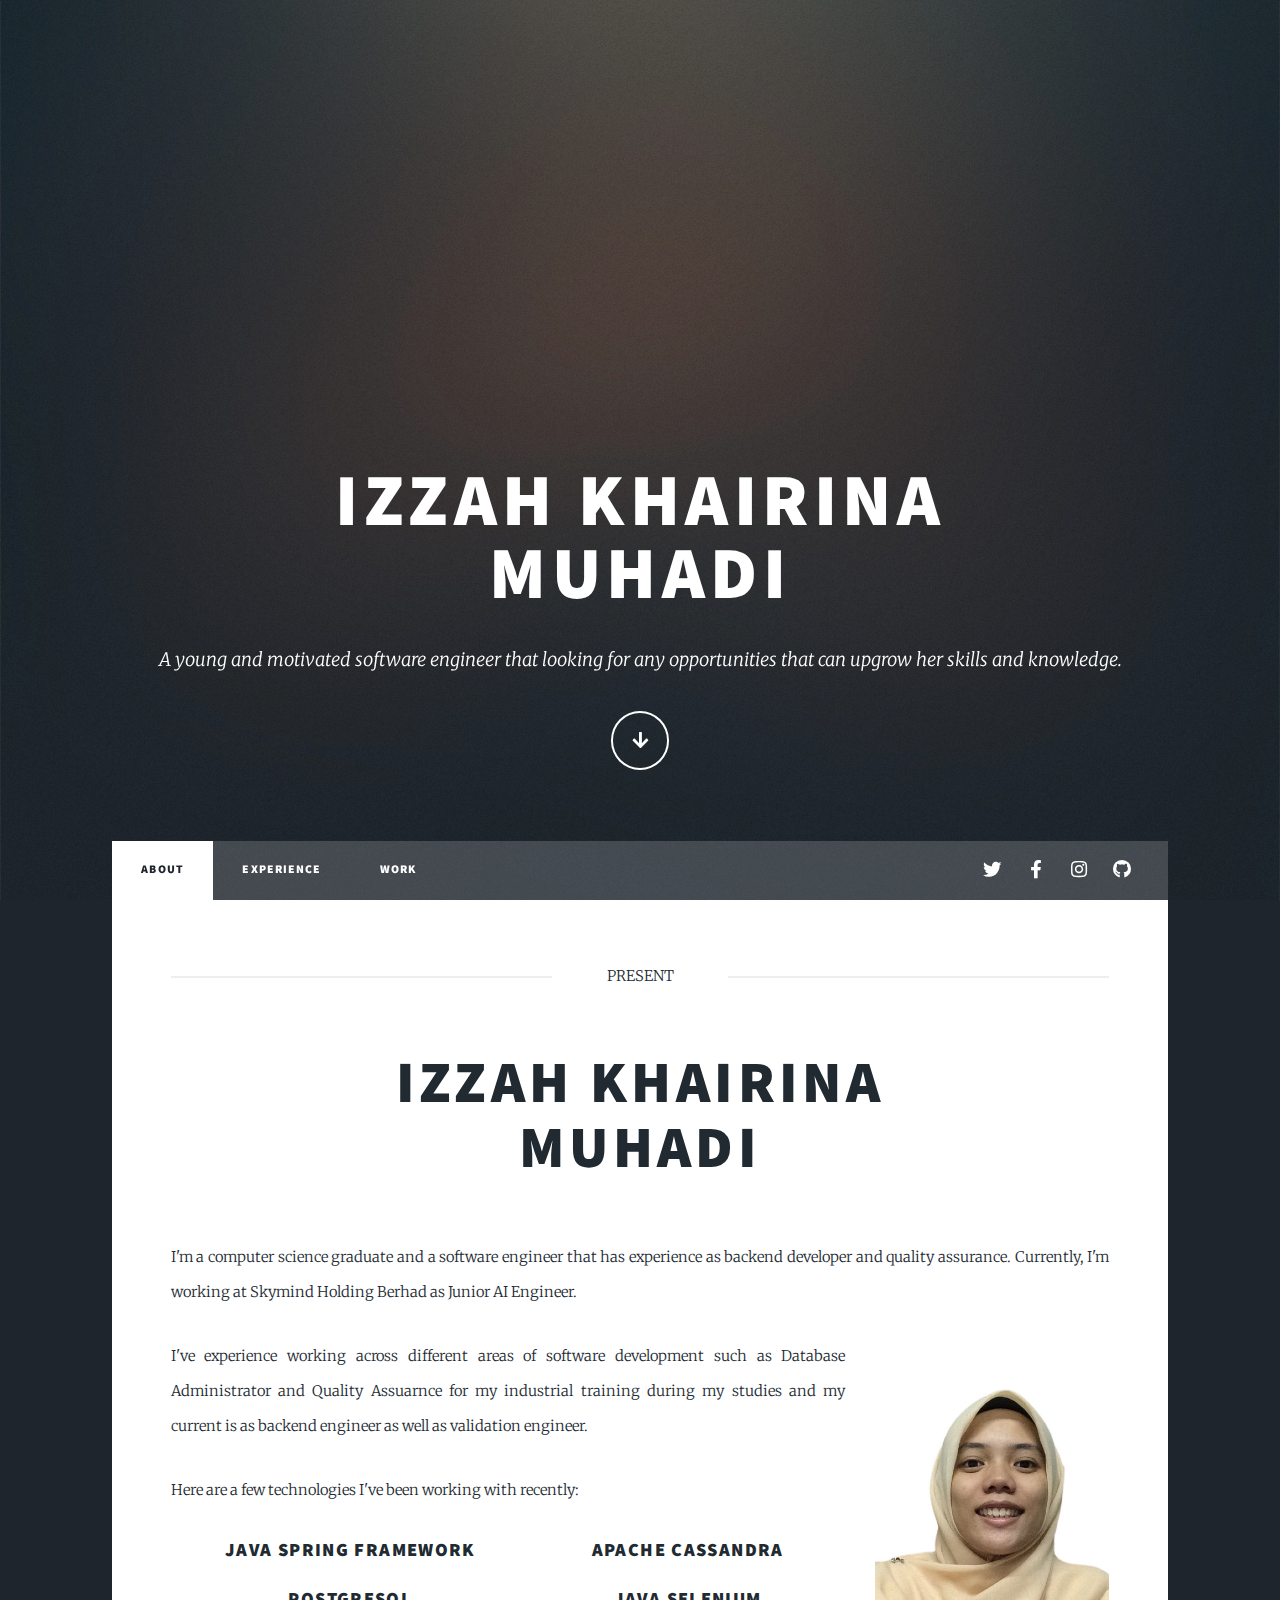
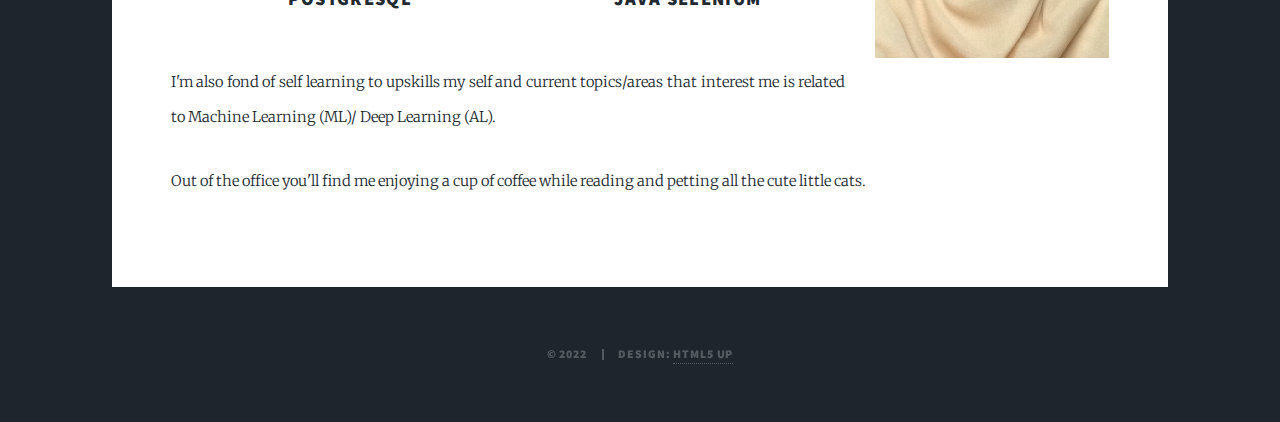
<file: index.html>
<!DOCTYPE HTML>
<!--
	Massively by HTML5 UP
	html5up.net | @ajlkn
	Free for personal and commercial use under the CCA 3.0 license (html5up.net/license)
-->
<html>
	<head>
		<title>Izzah Khairina Muhadi</title>
		<meta charset="utf-8" />
		<meta name="viewport" content="width=device-width, initial-scale=1, user-scalable=no" />
		<link rel="stylesheet" href="assets/css/main.css" />
		<noscript><link rel="stylesheet" href="assets/css/noscript.css" /></noscript>
	</head>
	<body class="is-preload">

		<!-- Wrapper -->
			<div id="wrapper" class="fade-in">

				<!-- Intro -->
					<div id="intro">
						<h1>Izzah Khairina<br />
						Muhadi</h1>
						<p>A young and motivated software engineer that looking for any opportunities that can upgrow her skills and knowledge.</p>
						<ul class="actions">
							<li><a href="#header" class="button icon solid solo fa-arrow-down scrolly">Continue</a></li>
						</ul>
					</div>

				<!-- Header -->
					<header id="header">
						<a href="index.html" class="logo">ABOUT ME</a>
					</header>

				<!-- Nav -->
					<nav id="nav">
						<ul class="links">
							<li class="active"><a href="index.html">ABOUT</a></li>
							<li><a href="src/experience.html">EXPERIENCE</a></li>
							<li><a href="src/work.html">WORK</a></li>
						</ul>
						<ul class="icons">
							<li><a href="#" class="icon brands fa-twitter"><span class="label">Twitter</span></a></li>
							<li><a href="#" class="icon brands fa-facebook-f"><span class="label">Facebook</span></a></li>
							<li><a href="#" class="icon brands fa-instagram"><span class="label">Instagram</span></a></li>
							<li><a href="#" class="icon brands fa-github"><span class="label">GitHub</span></a></li>
						</ul>
					</nav>

				<!-- Main -->
					<div id="main">

						<!-- Featured Post -->
							<article class="post featured">
								<header class="major">
									<span class="date">PRESENT</span>
									<h2><a href="#">Izzah Khairina<br />
									Muhadi</a></h2>
<!-- 									<a href="#" class="image main"><img src="images/profile-pic.jpg" alt="" /></a> -->
									
								</header>
								<p>I'm a computer science graduate and a software engineer that has experience as backend developer and quality assurance. Currently, 
									I'm working at Skymind Holding Berhad as Junior AI Engineer.</p>
								<a href="#" class="image main"><img src="images/profile-pic.jpg" alt="" /></a>
								<p>I've experience working across different areas of software development such as Database Administrator and Quality Assuarnce for my industrial training during my studies and my current is as backend engineer as well as 
									validation engineer. </p>
								<p>Here are a few technologies I've been working with recently:
									<div class="row">
										<div class="col-6 col-12-small">
											<h3>Java Spring Framework</h3>											
											<h3>PostgreSql</h3>
										</div>
										<div class="col-6 col-12-small">
											<h3>Apache Cassandra</h3>					
											<h3>Java Selenium</h3>
										</div>
									</div>
									
								</p>
								<p>I'm also fond of self learning to upskills my self and current topics/areas that interest me is related to Machine Learning (ML)/ Deep Learning (AL).</p>
								<p>Out of the office you'll find me enjoying a cup of coffee while reading and petting all the cute little cats.</p>
								<!-- <ul class="actions special">
									<li><a href="#" class="button large">Full Story</a></li>
								</ul> -->
							</article>

						<!-- Posts -->
							<!-- <section class="posts">
								<article>
									<header>
										<span class="date">April 24, 2017</span>
										<h2><a href="#">Sed magna<br />
										ipsum faucibus</a></h2>
									</header>
									<a href="#" class="image fit"><img src="images/pic02.jpg" alt="" /></a>
									<p>Donec eget ex magna. Interdum et malesuada fames ac ante ipsum primis in faucibus. Pellentesque venenatis dolor imperdiet dolor mattis sagittis magna etiam.</p>
									<ul class="actions special">
										<li><a href="#" class="button">Full Story</a></li>
									</ul>
								</article>
								<article>
									<header>
										<span class="date">April 22, 2017</span>
										<h2><a href="#">Primis eget<br />
										imperdiet lorem</a></h2>
									</header>
									<a href="#" class="image fit"><img src="images/pic03.jpg" alt="" /></a>
									<p>Donec eget ex magna. Interdum et malesuada fames ac ante ipsum primis in faucibus. Pellentesque venenatis dolor imperdiet dolor mattis sagittis magna etiam.</p>
									<ul class="actions special">
										<li><a href="#" class="button">Full Story</a></li>
									</ul>
								</article>
								<article>
									<header>
										<span class="date">April 18, 2017</span>
										<h2><a href="#">Ante mattis<br />
										interdum dolor</a></h2>
									</header>
									<a href="#" class="image fit"><img src="images/pic04.jpg" alt="" /></a>
									<p>Donec eget ex magna. Interdum et malesuada fames ac ante ipsum primis in faucibus. Pellentesque venenatis dolor imperdiet dolor mattis sagittis magna etiam.</p>
									<ul class="actions special">
										<li><a href="#" class="button">Full Story</a></li>
									</ul>
								</article>
								<article>
									<header>
										<span class="date">April 14, 2017</span>
										<h2><a href="#">Tempus sed<br />
										nulla imperdiet</a></h2>
									</header>
									<a href="#" class="image fit"><img src="images/pic05.jpg" alt="" /></a>
									<p>Donec eget ex magna. Interdum et malesuada fames ac ante ipsum primis in faucibus. Pellentesque venenatis dolor imperdiet dolor mattis sagittis magna etiam.</p>
									<ul class="actions special">
										<li><a href="#" class="button">Full Story</a></li>
									</ul>
								</article>
								<article>
									<header>
										<span class="date">April 11, 2017</span>
										<h2><a href="#">Odio magna<br />
										sed consectetur</a></h2>
									</header>
									<a href="#" class="image fit"><img src="images/pic06.jpg" alt="" /></a>
									<p>Donec eget ex magna. Interdum et malesuada fames ac ante ipsum primis in faucibus. Pellentesque venenatis dolor imperdiet dolor mattis sagittis magna etiam.</p>
									<ul class="actions special">
										<li><a href="#" class="button">Full Story</a></li>
									</ul>
								</article>
								<article>
									<header>
										<span class="date">April 7, 2017</span>
										<h2><a href="#">Augue lorem<br />
										primis vestibulum</a></h2>
									</header>
									<a href="#" class="image fit"><img src="images/pic07.jpg" alt="" /></a>
									<p>Donec eget ex magna. Interdum et malesuada fames ac ante ipsum primis in faucibus. Pellentesque venenatis dolor imperdiet dolor mattis sagittis magna etiam.</p>
									<ul class="actions special">
										<li><a href="#" class="button">Full Story</a></li>
									</ul>
								</article>
							</section> -->

							

					</div>

				<!-- Footer -->
					<!-- <footer id="footer">
						<section>
							<form method="post" action="#">
								<div class="fields">
									<div class="field">
										<label for="name">Name</label>
										<input type="text" name="name" id="name" />
									</div>
									<div class="field">
										<label for="email">Email</label>
										<input type="text" name="email" id="email" />
									</div>
									<div class="field">
										<label for="message">Message</label>
										<textarea name="message" id="message" rows="3"></textarea>
									</div>
								</div>
								<ul class="actions">
									<li><input type="submit" value="Send Message" /></li>
								</ul>
							</form>
						</section>
						<section class="split contact">
							<section class="alt">
								<h3>Address</h3>
								<p>1234 Somewhere Road #87257<br />
								Nashville, TN 00000-0000</p>
							</section>
							<section>
								<h3>Phone</h3>
								<p><a href="#">(000) 000-0000</a></p>
							</section>
							<section>
								<h3>Email</h3>
								<p><a href="#">info@untitled.tld</a></p>
							</section>
							<section>
								<h3>Social</h3>
								<ul class="icons alt">
									<li><a href="#" class="icon brands alt fa-twitter"><span class="label">Twitter</span></a></li>
									<li><a href="#" class="icon brands alt fa-facebook-f"><span class="label">Facebook</span></a></li>
									<li><a href="#" class="icon brands alt fa-instagram"><span class="label">Instagram</span></a></li>
									<li><a href="#" class="icon brands alt fa-github"><span class="label">GitHub</span></a></li>
								</ul>
							</section>
						</section>
					</footer> -->

				<!-- Copyright -->
					<div id="copyright">
						<ul><li>&copy; 2022</li><li>Design: <a href="https://html5up.net">HTML5 UP</a></li></ul>
					</div>

			</div>

		<!-- Scripts -->
			<script src="assets/js/jquery.min.js"></script>
			<script src="assets/js/jquery.scrollex.min.js"></script>
			<script src="assets/js/jquery.scrolly.min.js"></script>
			<script src="assets/js/browser.min.js"></script>
			<script src="assets/js/breakpoints.min.js"></script>
			<script src="assets/js/util.js"></script>
			<script src="assets/js/main.js"></script>

	</body>
</html>
</file>
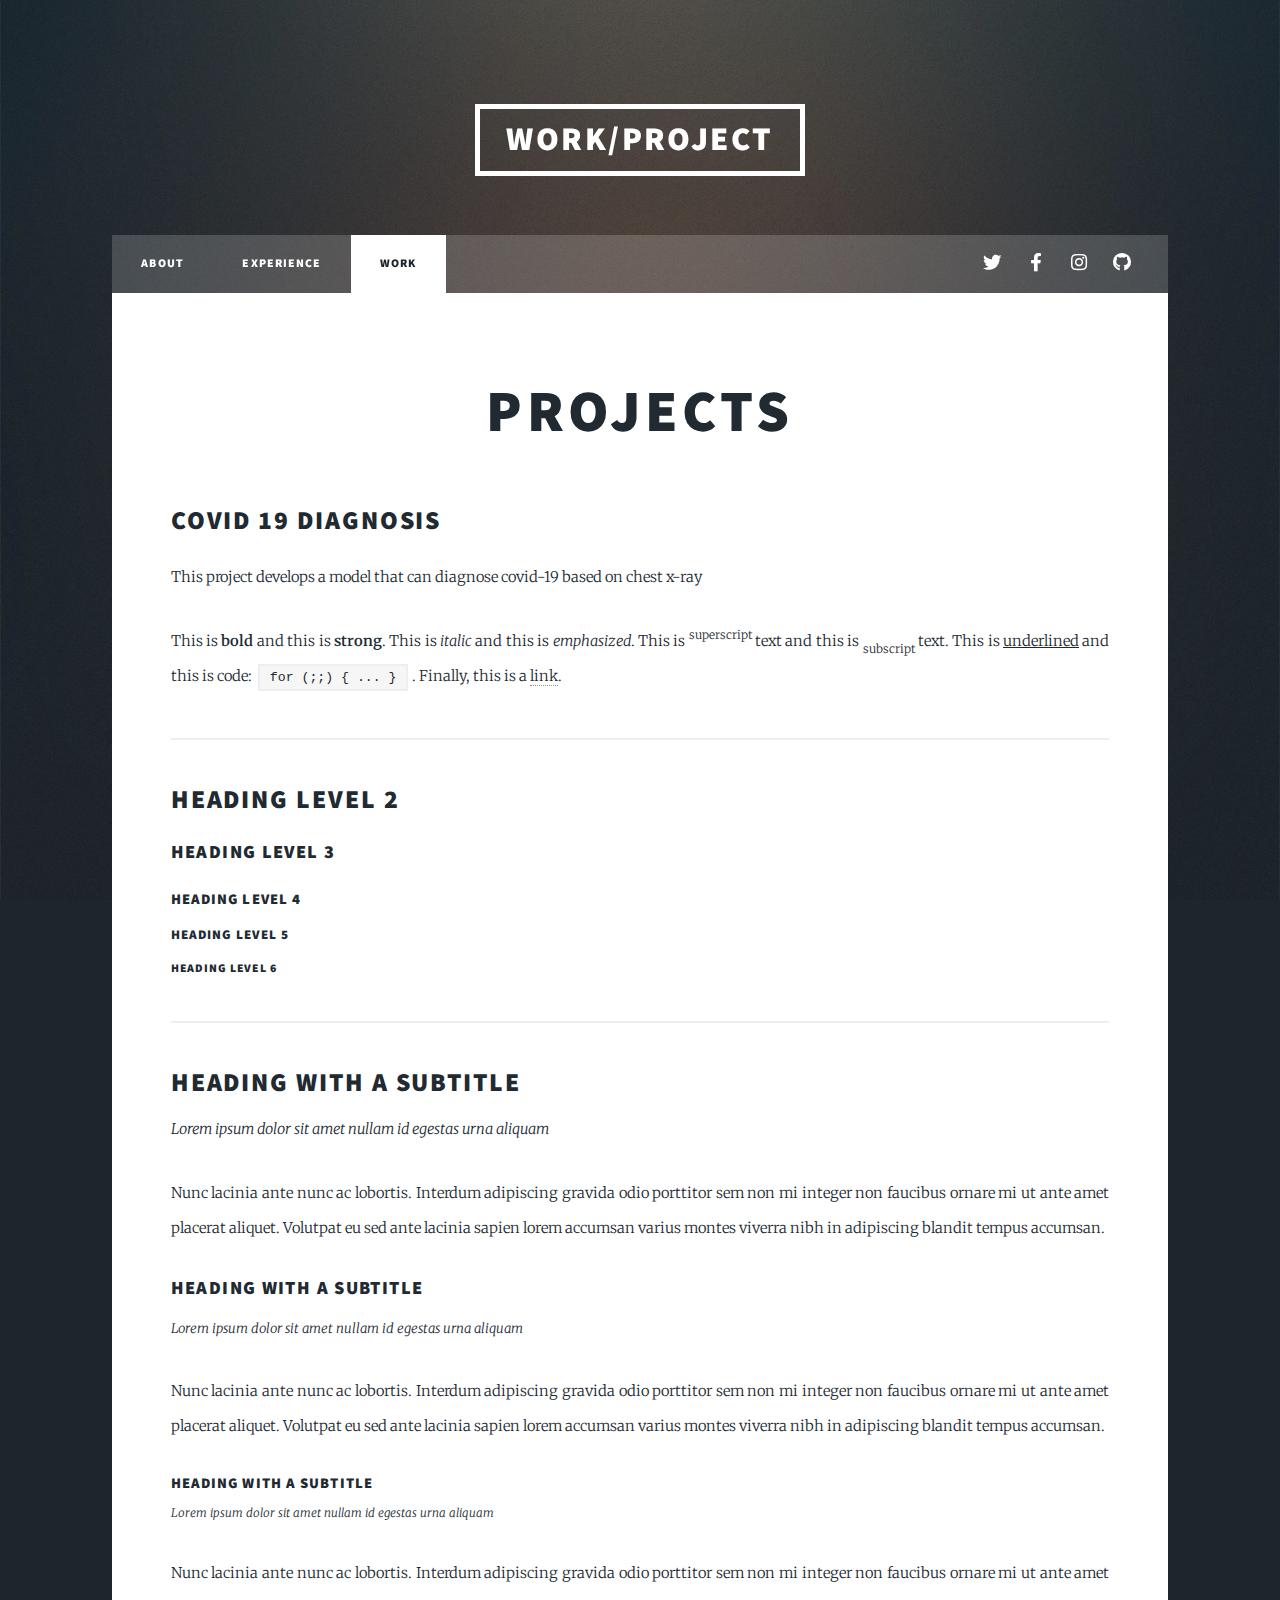
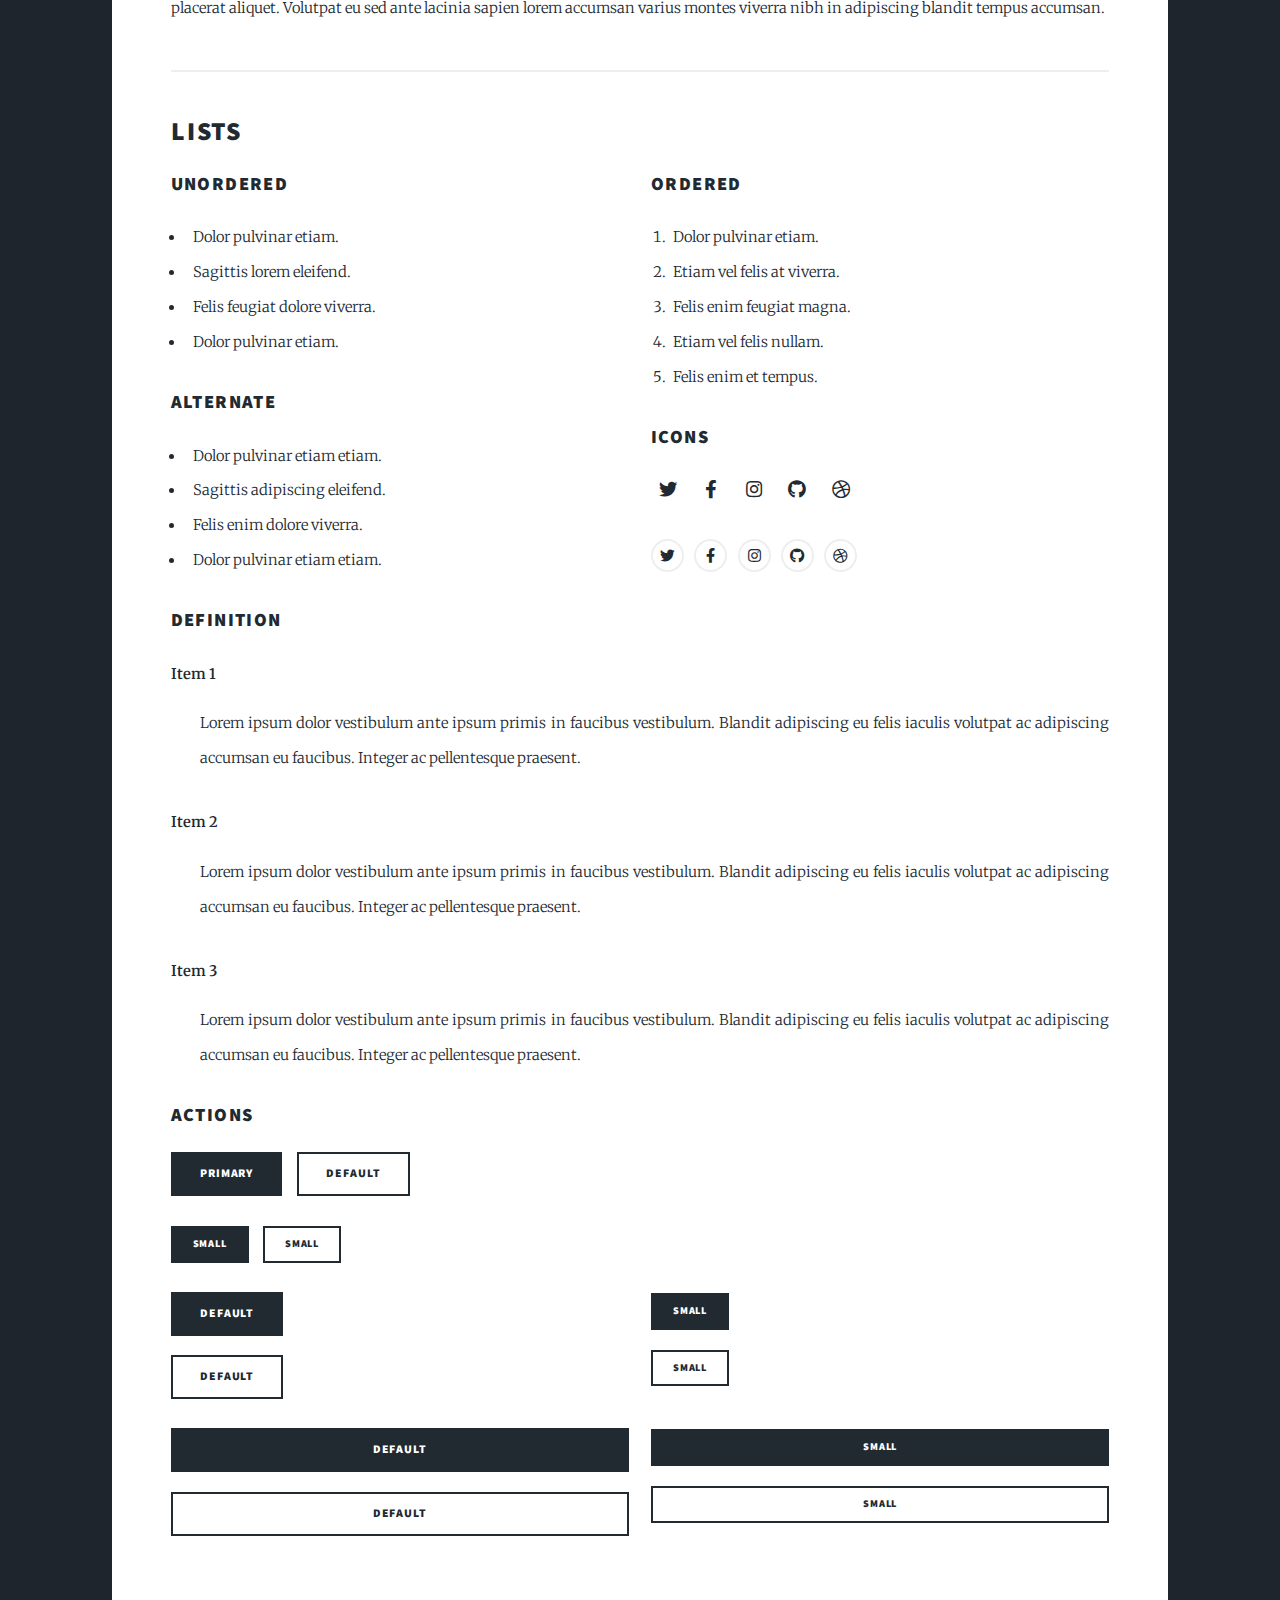
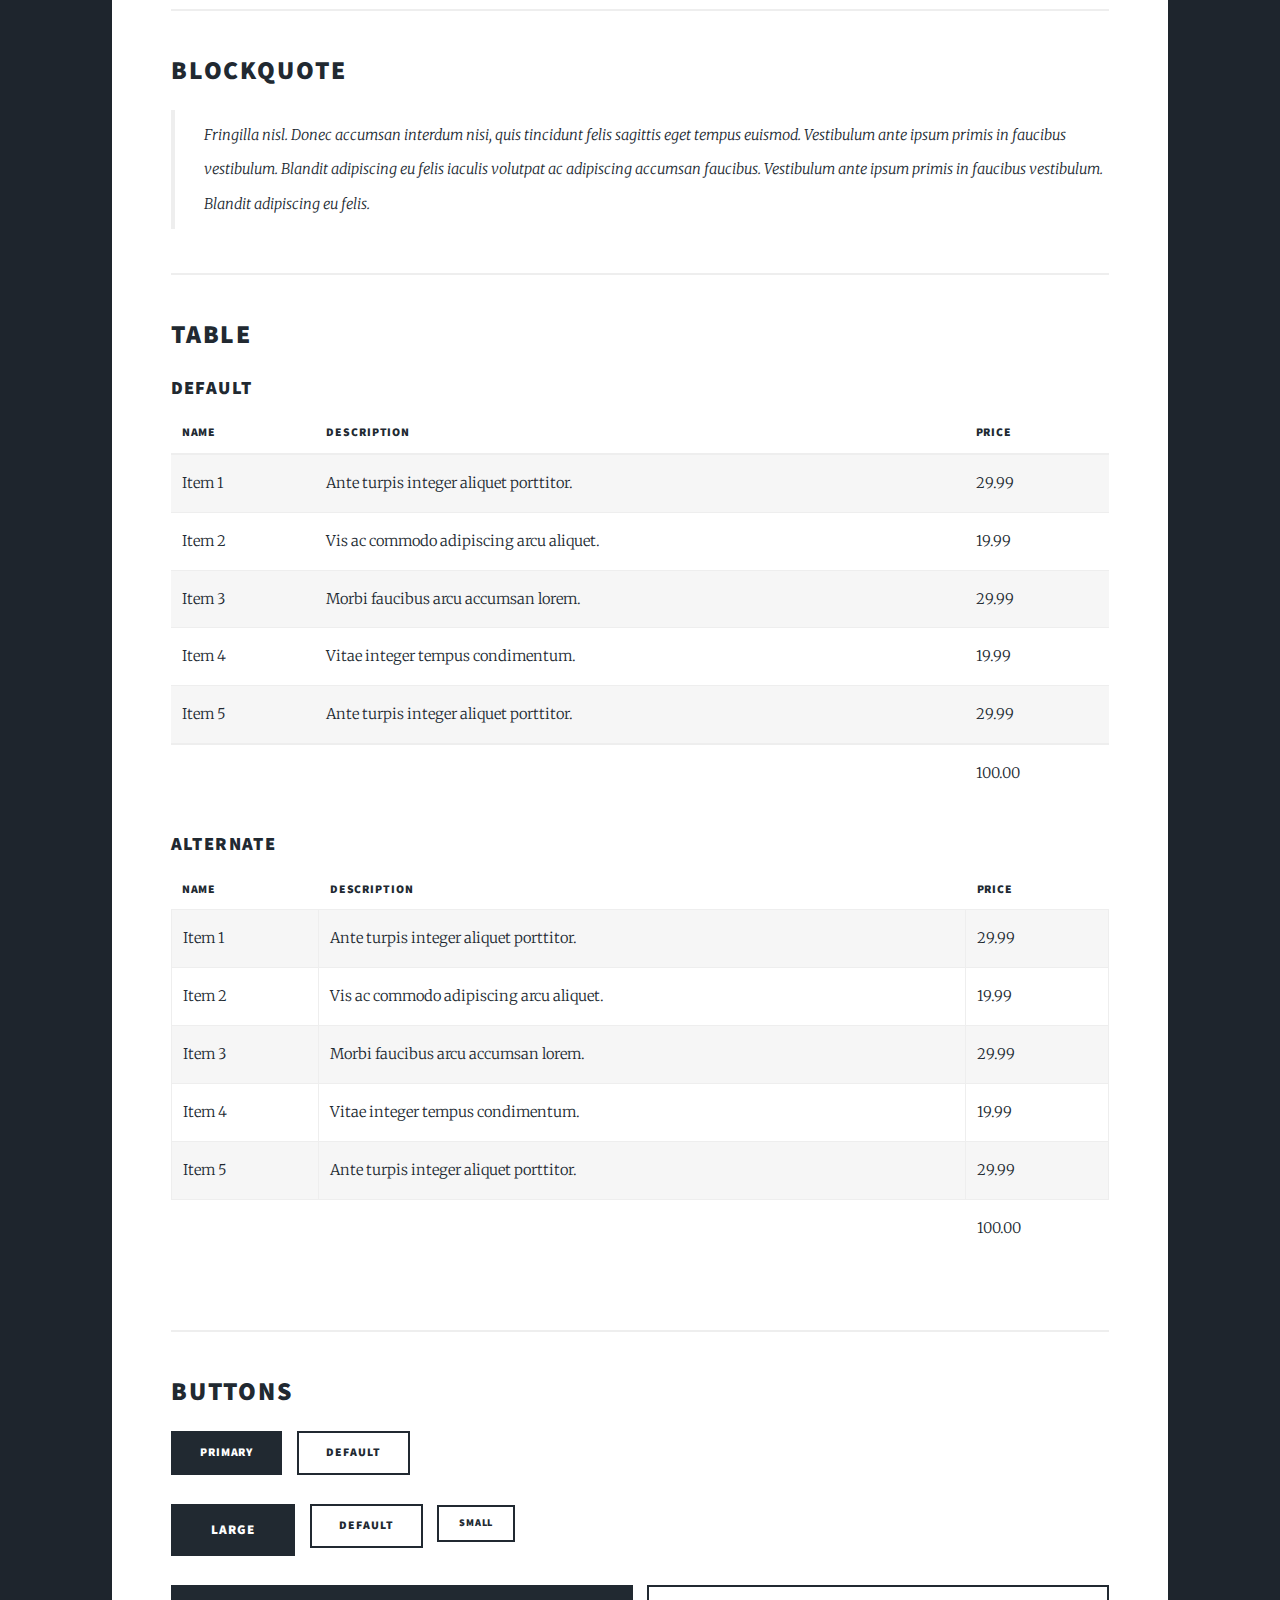
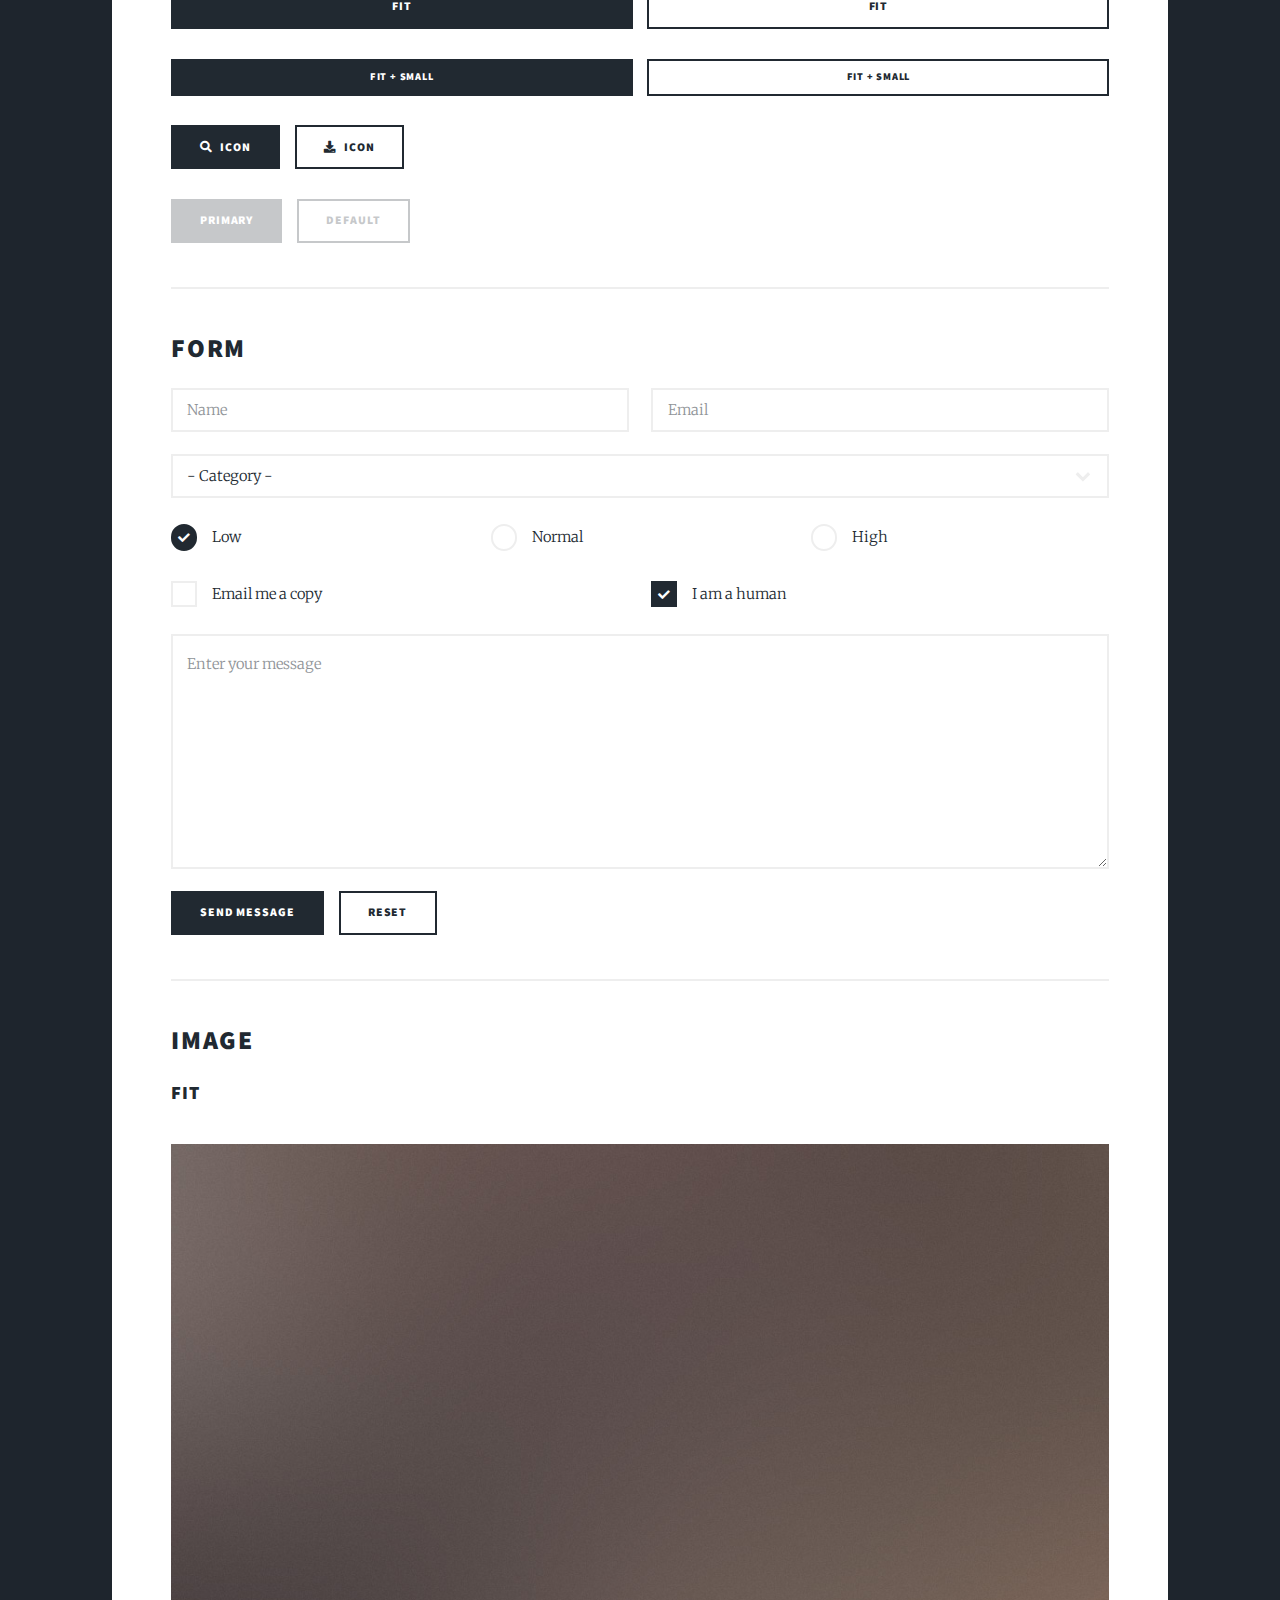
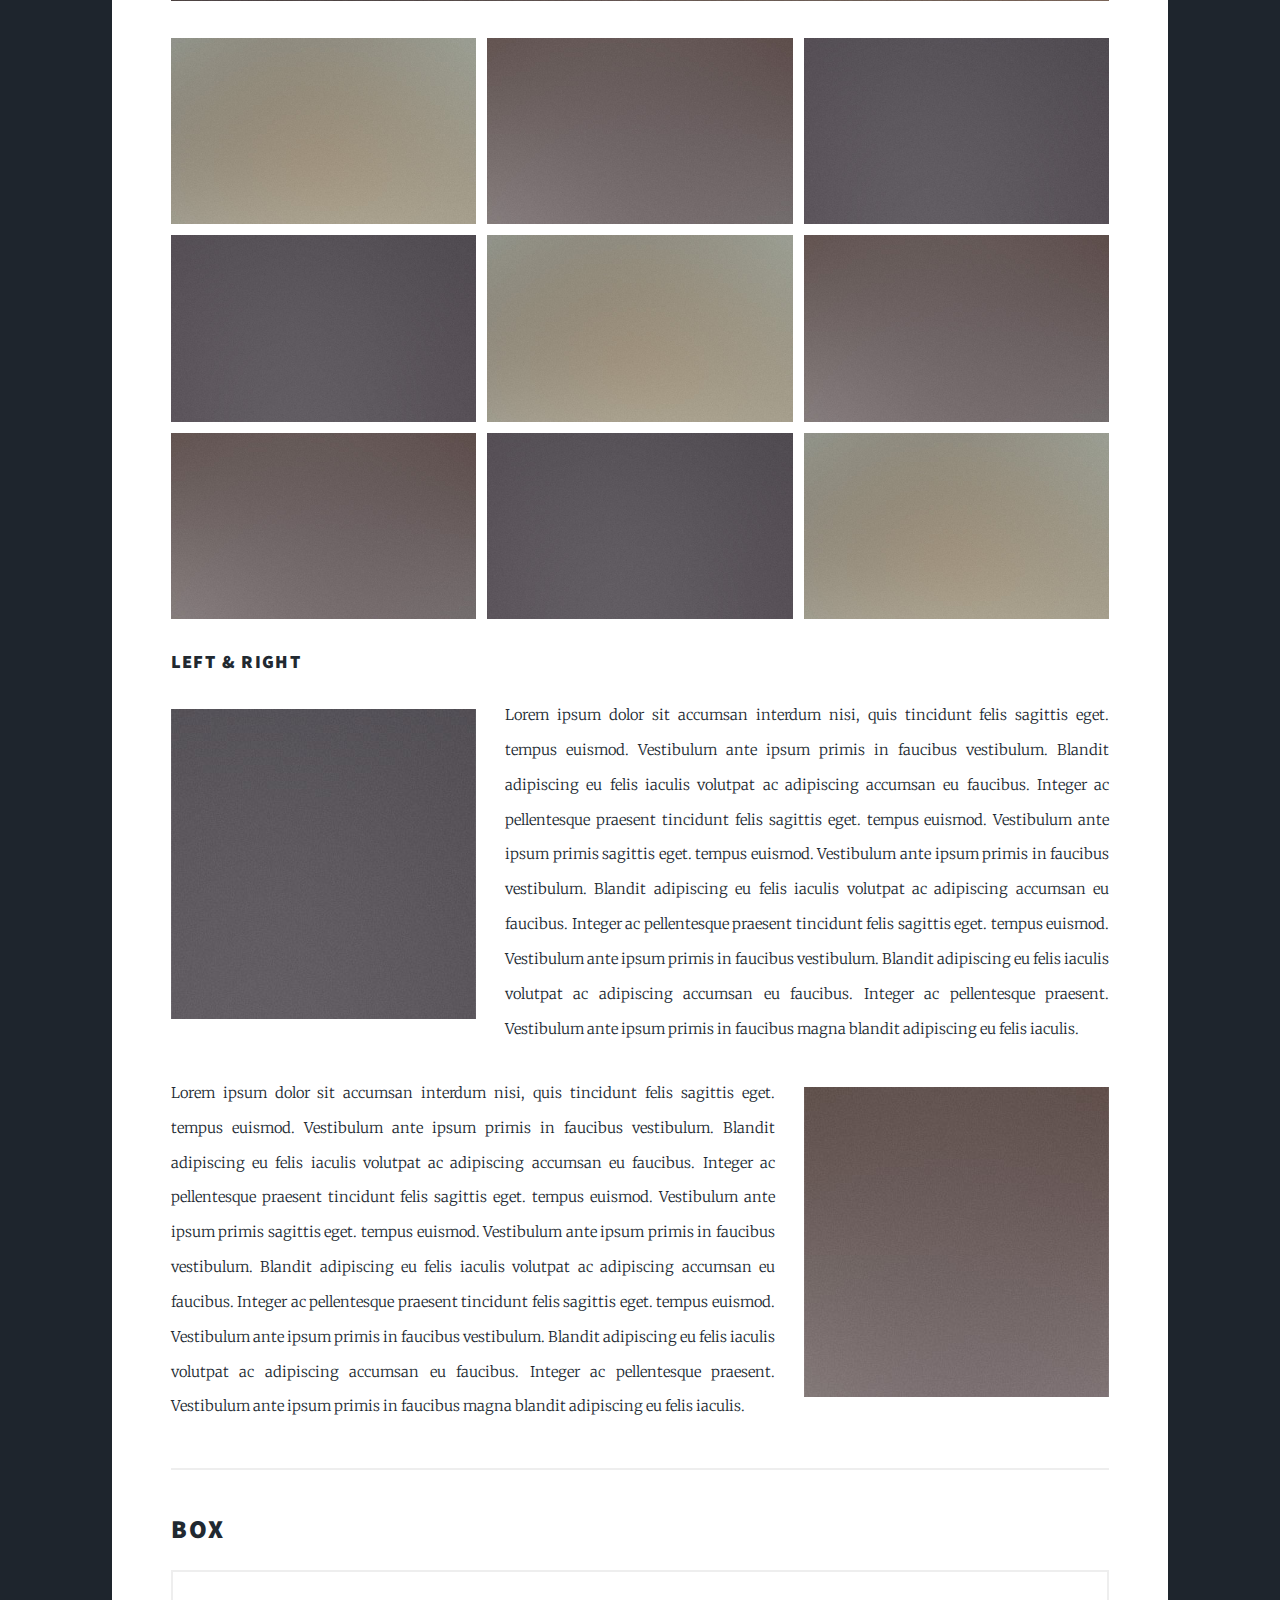
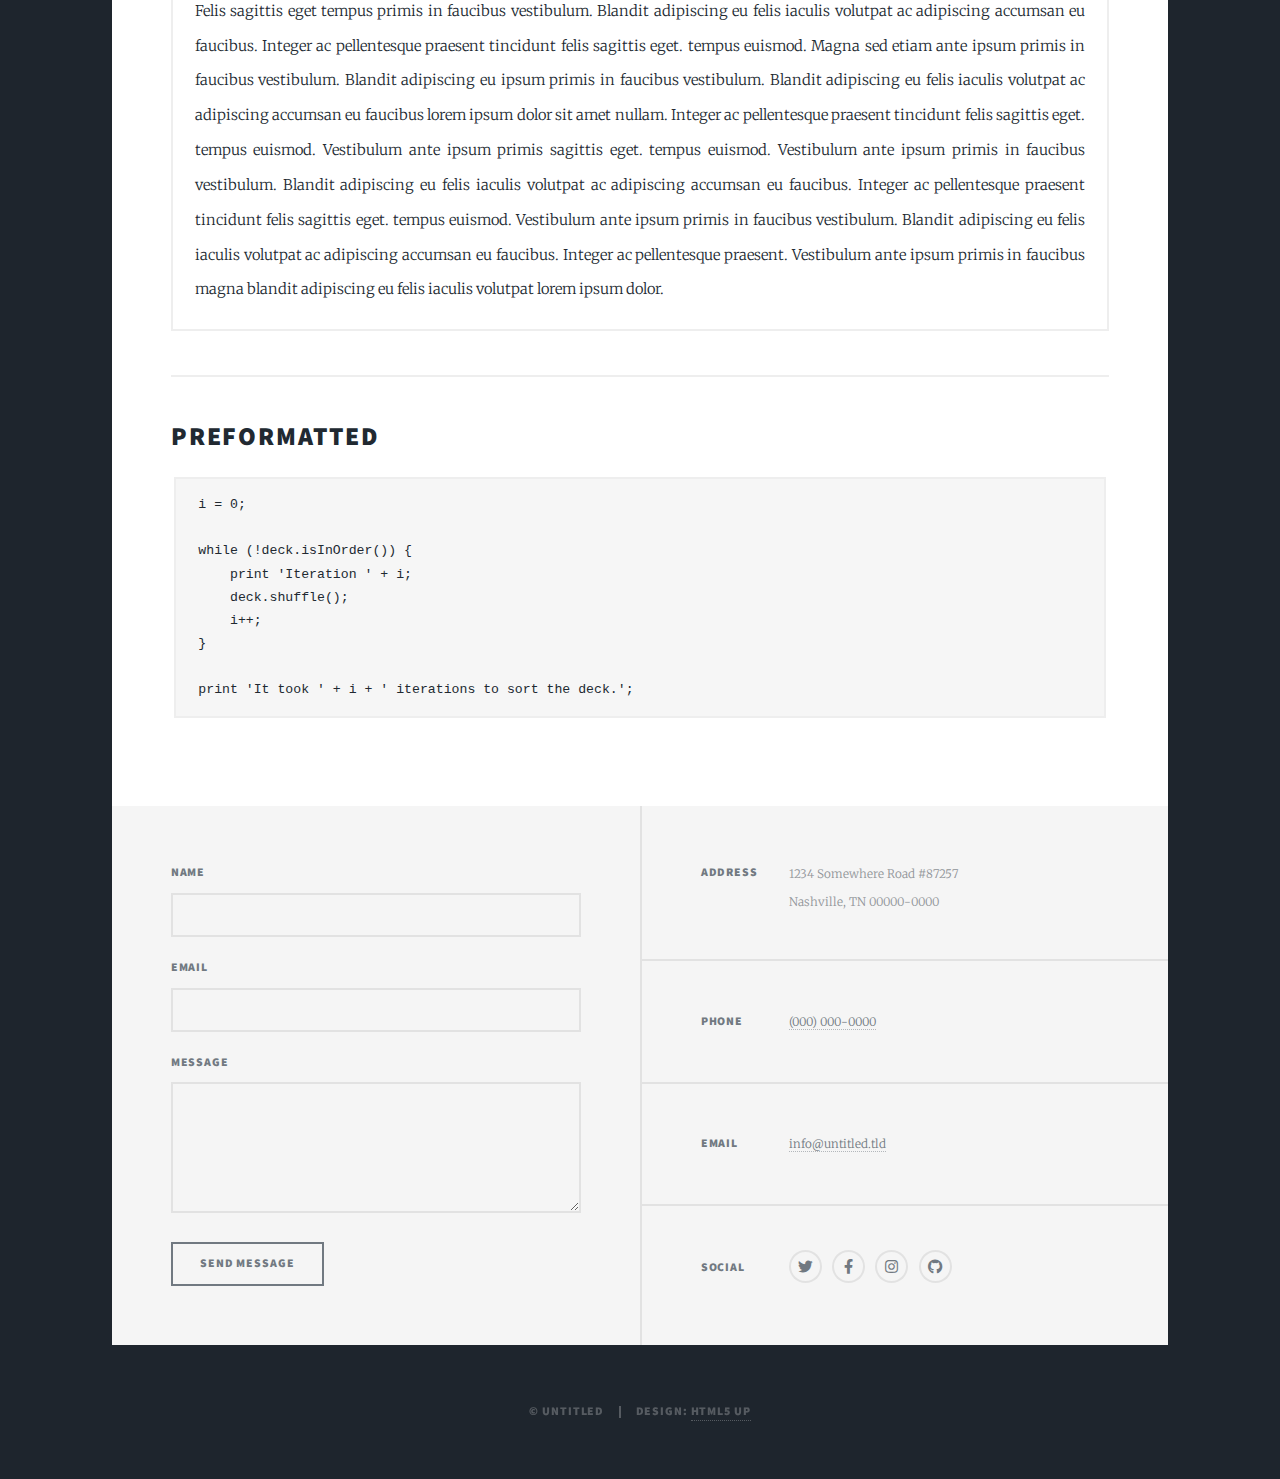
<file: elements.html>
<!DOCTYPE HTML>
<!--
	Massively by HTML5 UP
	html5up.net | @ajlkn
	Free for personal and commercial use under the CCA 3.0 license (html5up.net/license)
-->
<html>
	<head>
		<title>Work</title>
		<meta charset="utf-8" />
		<meta name="viewport" content="width=device-width, initial-scale=1, user-scalable=no" />
		<link rel="stylesheet" href="assets/css/main.css" />
		<noscript><link rel="stylesheet" href="assets/css/noscript.css" /></noscript>
	</head>
	<body class="is-preload">

		<!-- Wrapper -->
			<div id="wrapper">

				<!-- Header -->
					<header id="header">
						<a href="index.html" class="logo">WORK/PROJECT</a>
					</header>

				<!-- Nav -->
					<nav id="nav">
						<ul class="links">
							<li><a href="index.html">About</a></li>
							<li><a href="generic.html">Experience</a></li>
							<li class="active"><a href="elements.html">Work</a></li>
						</ul>
						<ul class="icons">
							<li><a href="#" class="icon brands fa-twitter"><span class="label">Twitter</span></a></li>
							<li><a href="#" class="icon brands fa-facebook-f"><span class="label">Facebook</span></a></li>
							<li><a href="#" class="icon brands fa-instagram"><span class="label">Instagram</span></a></li>
							<li><a href="#" class="icon brands fa-github"><span class="label">GitHub</span></a></li>
						</ul>
					</nav>

				<!-- Main -->
					<div id="main">

						<!-- Post -->
							<section class="post">
								<header class="major">
									<h1>Projects</h1>
								</header>

								<!-- Text stuff -->
									<h2>Covid 19 Diagnosis</h2>
									<p>This project develops a model that can diagnose covid-19 based on chest x-ray</p>
									<p>This is <b>bold</b> and this is <strong>strong</strong>. This is <i>italic</i> and this is <em>emphasized</em>.
									This is <sup>superscript</sup> text and this is <sub>subscript</sub> text.
									This is <u>underlined</u> and this is code: <code>for (;;) { ... }</code>.
									Finally, this is a <a href="#">link</a>.</p>
									<hr />
									<h2>Heading Level 2</h2>
									<h3>Heading Level 3</h3>
									<h4>Heading Level 4</h4>
									<h5>Heading Level 5</h5>
									<h6>Heading Level 6</h6>
									<hr />
									<header>
										<h2>Heading with a Subtitle</h2>
										<p>Lorem ipsum dolor sit amet nullam id egestas urna aliquam</p>
									</header>
									<p>Nunc lacinia ante nunc ac lobortis. Interdum adipiscing gravida odio porttitor sem non mi integer non faucibus ornare mi ut ante amet placerat aliquet. Volutpat eu sed ante lacinia sapien lorem accumsan varius montes viverra nibh in adipiscing blandit tempus accumsan.</p>
									<header>
										<h3>Heading with a Subtitle</h3>
										<p>Lorem ipsum dolor sit amet nullam id egestas urna aliquam</p>
									</header>
									<p>Nunc lacinia ante nunc ac lobortis. Interdum adipiscing gravida odio porttitor sem non mi integer non faucibus ornare mi ut ante amet placerat aliquet. Volutpat eu sed ante lacinia sapien lorem accumsan varius montes viverra nibh in adipiscing blandit tempus accumsan.</p>
									<header>
										<h4>Heading with a Subtitle</h4>
										<p>Lorem ipsum dolor sit amet nullam id egestas urna aliquam</p>
									</header>
									<p>Nunc lacinia ante nunc ac lobortis. Interdum adipiscing gravida odio porttitor sem non mi integer non faucibus ornare mi ut ante amet placerat aliquet. Volutpat eu sed ante lacinia sapien lorem accumsan varius montes viverra nibh in adipiscing blandit tempus accumsan.</p>

									<hr />

								<!-- Lists -->
									<h2>Lists</h2>
									<div class="row">
										<div class="col-6 col-12-small">

											<h3>Unordered</h3>
											<ul>
												<li>Dolor pulvinar etiam.</li>
												<li>Sagittis lorem eleifend.</li>
												<li>Felis feugiat dolore viverra.</li>
												<li>Dolor pulvinar etiam.</li>
											</ul>

											<h3>Alternate</h3>
											<ul class="alt">
												<li>Dolor pulvinar etiam etiam.</li>
												<li>Sagittis adipiscing eleifend.</li>
												<li>Felis enim dolore viverra.</li>
												<li>Dolor pulvinar etiam etiam.</li>
											</ul>

										</div>
										<div class="col-6 col-12-small">

											<h3>Ordered</h3>
											<ol>
												<li>Dolor pulvinar etiam.</li>
												<li>Etiam vel felis at viverra.</li>
												<li>Felis enim feugiat magna.</li>
												<li>Etiam vel felis nullam.</li>
												<li>Felis enim et tempus.</li>
											</ol>

											<h3>Icons</h3>
											<ul class="icons">
												<li><a href="#" class="icon brands fa-twitter"><span class="label">Twitter</span></a></li>
												<li><a href="#" class="icon brands fa-facebook-f"><span class="label">Facebook</span></a></li>
												<li><a href="#" class="icon brands fa-instagram"><span class="label">Instagram</span></a></li>
												<li><a href="#" class="icon brands fa-github"><span class="label">Github</span></a></li>
												<li><a href="#" class="icon brands fa-dribbble"><span class="label">Dribbble</span></a></li>
											</ul>
											<ul class="icons alt">
												<li><a href="#" class="icon brands alt fa-twitter"><span class="label">Twitter</span></a></li>
												<li><a href="#" class="icon brands alt fa-facebook-f"><span class="label">Facebook</span></a></li>
												<li><a href="#" class="icon brands alt fa-instagram"><span class="label">Instagram</span></a></li>
												<li><a href="#" class="icon brands alt fa-github"><span class="label">Github</span></a></li>
												<li><a href="#" class="icon brands alt fa-dribbble"><span class="label">Dribbble</span></a></li>
											</ul>

										</div>
									</div>
									<h3>Definition</h3>
									<dl>
										<dt>Item 1</dt>
										<dd>
											<p>Lorem ipsum dolor vestibulum ante ipsum primis in faucibus vestibulum. Blandit adipiscing eu felis iaculis volutpat ac adipiscing accumsan eu faucibus. Integer ac pellentesque praesent.</p>
										</dd>
										<dt>Item 2</dt>
										<dd>
											<p>Lorem ipsum dolor vestibulum ante ipsum primis in faucibus vestibulum. Blandit adipiscing eu felis iaculis volutpat ac adipiscing accumsan eu faucibus. Integer ac pellentesque praesent.</p>
										</dd>
										<dt>Item 3</dt>
										<dd>
											<p>Lorem ipsum dolor vestibulum ante ipsum primis in faucibus vestibulum. Blandit adipiscing eu felis iaculis volutpat ac adipiscing accumsan eu faucibus. Integer ac pellentesque praesent.</p>
										</dd>
									</dl>

									<h3>Actions</h3>
									<ul class="actions">
										<li><a href="#" class="button primary">Primary</a></li>
										<li><a href="#" class="button">Default</a></li>
									</ul>
									<ul class="actions small">
										<li><a href="#" class="button primary small">Small</a></li>
										<li><a href="#" class="button small">Small</a></li>
									</ul>
									<div class="row">
										<div class="col-6 col-12-small">
											<ul class="actions stacked">
												<li><a href="#" class="button primary">Default</a></li>
												<li><a href="#" class="button">Default</a></li>
											</ul>
										</div>
										<div class="col-6 col-12-small">
											<ul class="actions stacked">
												<li><a href="#" class="button primary small">Small</a></li>
												<li><a href="#" class="button small">Small</a></li>
											</ul>
										</div>
									</div>
									<div class="row">
										<div class="col-6 col-12-small">
											<ul class="actions stacked">
												<li><a href="#" class="button primary fit">Default</a></li>
												<li><a href="#" class="button fit">Default</a></li>
											</ul>
										</div>
										<div class="col-6 col-12-small">
											<ul class="actions stacked">
												<li><a href="#" class="button primary small fit">Small</a></li>
												<li><a href="#" class="button small fit">Small</a></li>
											</ul>
										</div>
									</div>

									<hr />

								<!-- Blockquote -->
									<h2>Blockquote</h2>
									<blockquote>Fringilla nisl. Donec accumsan interdum nisi, quis tincidunt felis sagittis eget tempus euismod. Vestibulum ante ipsum primis in faucibus vestibulum. Blandit adipiscing eu felis iaculis volutpat ac adipiscing accumsan faucibus. Vestibulum ante ipsum primis in faucibus vestibulum. Blandit adipiscing eu felis.</blockquote>

									<hr />

								<!-- Table -->
									<h2>Table</h2>

									<h3>Default</h3>
									<div class="table-wrapper">
										<table>
											<thead>
												<tr>
													<th>Name</th>
													<th>Description</th>
													<th>Price</th>
												</tr>
											</thead>
											<tbody>
												<tr>
													<td>Item 1</td>
													<td>Ante turpis integer aliquet porttitor.</td>
													<td>29.99</td>
												</tr>
												<tr>
													<td>Item 2</td>
													<td>Vis ac commodo adipiscing arcu aliquet.</td>
													<td>19.99</td>
												</tr>
												<tr>
													<td>Item 3</td>
													<td> Morbi faucibus arcu accumsan lorem.</td>
													<td>29.99</td>
												</tr>
												<tr>
													<td>Item 4</td>
													<td>Vitae integer tempus condimentum.</td>
													<td>19.99</td>
												</tr>
												<tr>
													<td>Item 5</td>
													<td>Ante turpis integer aliquet porttitor.</td>
													<td>29.99</td>
												</tr>
											</tbody>
											<tfoot>
												<tr>
													<td colspan="2"></td>
													<td>100.00</td>
												</tr>
											</tfoot>
										</table>
									</div>

									<h3>Alternate</h3>
									<div class="table-wrapper">
										<table class="alt">
											<thead>
												<tr>
													<th>Name</th>
													<th>Description</th>
													<th>Price</th>
												</tr>
											</thead>
											<tbody>
												<tr>
													<td>Item 1</td>
													<td>Ante turpis integer aliquet porttitor.</td>
													<td>29.99</td>
												</tr>
												<tr>
													<td>Item 2</td>
													<td>Vis ac commodo adipiscing arcu aliquet.</td>
													<td>19.99</td>
												</tr>
												<tr>
													<td>Item 3</td>
													<td> Morbi faucibus arcu accumsan lorem.</td>
													<td>29.99</td>
												</tr>
												<tr>
													<td>Item 4</td>
													<td>Vitae integer tempus condimentum.</td>
													<td>19.99</td>
												</tr>
												<tr>
													<td>Item 5</td>
													<td>Ante turpis integer aliquet porttitor.</td>
													<td>29.99</td>
												</tr>
											</tbody>
											<tfoot>
												<tr>
													<td colspan="2"></td>
													<td>100.00</td>
												</tr>
											</tfoot>
										</table>
									</div>

									<hr />

								<!-- Buttons -->
									<h2>Buttons</h2>
									<ul class="actions">
										<li><a href="#" class="button primary">Primary</a></li>
										<li><a href="#" class="button">Default</a></li>
									</ul>
									<ul class="actions">
										<li><a href="#" class="button primary large">Large</a></li>
										<li><a href="#" class="button">Default</a></li>
										<li><a href="#" class="button small">Small</a></li>
									</ul>
									<ul class="actions fit">
										<li><a href="#" class="button primary fit">Fit</a></li>
										<li><a href="#" class="button fit">Fit</a></li>
									</ul>
									<ul class="actions fit small">
										<li><a href="#" class="button primary fit small">Fit + Small</a></li>
										<li><a href="#" class="button fit small">Fit + Small</a></li>
									</ul>
									<ul class="actions">
										<li><a href="#" class="button primary icon solid fa-search">Icon</a></li>
										<li><a href="#" class="button icon solid fa-download">Icon</a></li>
									</ul>
									<ul class="actions">
										<li><span class="button primary disabled">Primary</span></li>
										<li><span class="button disabled">Default</span></li>
									</ul>

									<hr />

								<!-- Form -->
									<h2>Form</h2>

									<form method="post" action="#">
										<div class="row gtr-uniform">
											<div class="col-6 col-12-xsmall">
												<input type="text" name="demo-name" id="demo-name" value="" placeholder="Name" />
											</div>
											<div class="col-6 col-12-xsmall">
												<input type="email" name="demo-email" id="demo-email" value="" placeholder="Email" />
											</div>
											<!-- Break -->
											<div class="col-12">
												<select name="demo-category" id="demo-category">
													<option value="">- Category -</option>
													<option value="1">Manufacturing</option>
													<option value="1">Shipping</option>
													<option value="1">Administration</option>
													<option value="1">Human Resources</option>
												</select>
											</div>
											<!-- Break -->
											<div class="col-4 col-12-small">
												<input type="radio" id="demo-priority-low" name="demo-priority" checked>
												<label for="demo-priority-low">Low</label>
											</div>
											<div class="col-4 col-12-small">
												<input type="radio" id="demo-priority-normal" name="demo-priority">
												<label for="demo-priority-normal">Normal</label>
											</div>
											<div class="col-4 col-12-small">
												<input type="radio" id="demo-priority-high" name="demo-priority">
												<label for="demo-priority-high">High</label>
											</div>
											<!-- Break -->
											<div class="col-6 col-12-small">
												<input type="checkbox" id="demo-copy" name="demo-copy">
												<label for="demo-copy">Email me a copy</label>
											</div>
											<div class="col-6 col-12-small">
												<input type="checkbox" id="demo-human" name="demo-human" checked>
												<label for="demo-human">I am a human</label>
											</div>
											<!-- Break -->
											<div class="col-12">
												<textarea name="demo-message" id="demo-message" placeholder="Enter your message" rows="6"></textarea>
											</div>
											<!-- Break -->
											<div class="col-12">
												<ul class="actions">
													<li><input type="submit" value="Send Message" class="primary" /></li>
													<li><input type="reset" value="Reset" /></li>
												</ul>
											</div>
										</div>
									</form>

									<hr />

								<!-- Image -->
									<h2>Image</h2>

									<h3>Fit</h3>
									<span class="image fit"><img src="images/pic01.jpg" alt="" /></span>
									<div class="box alt">
										<div class="row gtr-50 gtr-uniform">
											<div class="col-4"><span class="image fit"><img src="images/pic02.jpg" alt="" /></span></div>
											<div class="col-4"><span class="image fit"><img src="images/pic03.jpg" alt="" /></span></div>
											<div class="col-4"><span class="image fit"><img src="images/pic04.jpg" alt="" /></span></div>
											<!-- Break -->
											<div class="col-4"><span class="image fit"><img src="images/pic04.jpg" alt="" /></span></div>
											<div class="col-4"><span class="image fit"><img src="images/pic02.jpg" alt="" /></span></div>
											<div class="col-4"><span class="image fit"><img src="images/pic03.jpg" alt="" /></span></div>
											<!-- Break -->
											<div class="col-4"><span class="image fit"><img src="images/pic03.jpg" alt="" /></span></div>
											<div class="col-4"><span class="image fit"><img src="images/pic04.jpg" alt="" /></span></div>
											<div class="col-4"><span class="image fit"><img src="images/pic02.jpg" alt="" /></span></div>
										</div>
									</div>

									<h3>Left &amp; Right</h3>
									<p><span class="image left"><img src="images/pic08.jpg" alt="" /></span>Lorem ipsum dolor sit accumsan interdum nisi, quis tincidunt felis sagittis eget. tempus euismod. Vestibulum ante ipsum primis in faucibus vestibulum. Blandit adipiscing eu felis iaculis volutpat ac adipiscing accumsan eu faucibus. Integer ac pellentesque praesent tincidunt felis sagittis eget. tempus euismod. Vestibulum ante ipsum primis sagittis eget. tempus euismod. Vestibulum ante ipsum primis in faucibus vestibulum. Blandit adipiscing eu felis iaculis volutpat ac adipiscing accumsan eu faucibus. Integer ac pellentesque praesent tincidunt felis sagittis eget. tempus euismod. Vestibulum ante ipsum primis in faucibus vestibulum. Blandit adipiscing eu felis iaculis volutpat ac adipiscing accumsan eu faucibus. Integer ac pellentesque praesent. Vestibulum ante ipsum primis in faucibus magna blandit adipiscing eu felis iaculis.</p>
									<p><span class="image right"><img src="images/pic09.jpg" alt="" /></span>Lorem ipsum dolor sit accumsan interdum nisi, quis tincidunt felis sagittis eget. tempus euismod. Vestibulum ante ipsum primis in faucibus vestibulum. Blandit adipiscing eu felis iaculis volutpat ac adipiscing accumsan eu faucibus. Integer ac pellentesque praesent tincidunt felis sagittis eget. tempus euismod. Vestibulum ante ipsum primis sagittis eget. tempus euismod. Vestibulum ante ipsum primis in faucibus vestibulum. Blandit adipiscing eu felis iaculis volutpat ac adipiscing accumsan eu faucibus. Integer ac pellentesque praesent tincidunt felis sagittis eget. tempus euismod. Vestibulum ante ipsum primis in faucibus vestibulum. Blandit adipiscing eu felis iaculis volutpat ac adipiscing accumsan eu faucibus. Integer ac pellentesque praesent. Vestibulum ante ipsum primis in faucibus magna blandit adipiscing eu felis iaculis.</p>

									<hr />

								<!-- Box -->
									<h2>Box</h2>
									<div class="box">
										<p>Felis sagittis eget tempus primis in faucibus vestibulum. Blandit adipiscing eu felis iaculis volutpat ac adipiscing accumsan eu faucibus. Integer ac pellentesque praesent tincidunt felis sagittis eget. tempus euismod. Magna sed etiam ante ipsum primis in faucibus vestibulum. Blandit adipiscing eu ipsum primis in faucibus vestibulum. Blandit adipiscing eu felis iaculis volutpat ac adipiscing accumsan eu faucibus lorem ipsum dolor sit amet nullam. Integer ac pellentesque praesent tincidunt felis sagittis eget. tempus euismod. Vestibulum ante ipsum primis sagittis eget. tempus euismod. Vestibulum ante ipsum primis in faucibus vestibulum. Blandit adipiscing eu felis iaculis volutpat ac adipiscing accumsan eu faucibus. Integer ac pellentesque praesent tincidunt felis sagittis eget. tempus euismod. Vestibulum ante ipsum primis in faucibus vestibulum. Blandit adipiscing eu felis iaculis volutpat ac adipiscing accumsan eu faucibus. Integer ac pellentesque praesent. Vestibulum ante ipsum primis in faucibus magna blandit adipiscing eu felis iaculis volutpat lorem ipsum dolor.</p>
									</div>

									<hr />

								<!-- Preformatted Code -->
									<h2>Preformatted</h2>
									<pre><code>i = 0;

while (!deck.isInOrder()) {
    print 'Iteration ' + i;
    deck.shuffle();
    i++;
}

print 'It took ' + i + ' iterations to sort the deck.';
</code></pre>

							</section>

					</div>

				<!-- Footer -->
					<footer id="footer">
						<section>
							<form method="post" action="#">
								<div class="fields">
									<div class="field">
										<label for="name">Name</label>
										<input type="text" name="name" id="name" />
									</div>
									<div class="field">
										<label for="email">Email</label>
										<input type="text" name="email" id="email" />
									</div>
									<div class="field">
										<label for="message">Message</label>
										<textarea name="message" id="message" rows="3"></textarea>
									</div>
								</div>
								<ul class="actions">
									<li><input type="submit" value="Send Message" /></li>
								</ul>
							</form>
						</section>
						<section class="split contact">
							<section class="alt">
								<h3>Address</h3>
								<p>1234 Somewhere Road #87257<br />
								Nashville, TN 00000-0000</p>
							</section>
							<section>
								<h3>Phone</h3>
								<p><a href="#">(000) 000-0000</a></p>
							</section>
							<section>
								<h3>Email</h3>
								<p><a href="#">info@untitled.tld</a></p>
							</section>
							<section>
								<h3>Social</h3>
								<ul class="icons alt">
									<li><a href="#" class="icon brands alt fa-twitter"><span class="label">Twitter</span></a></li>
									<li><a href="#" class="icon brands alt fa-facebook-f"><span class="label">Facebook</span></a></li>
									<li><a href="#" class="icon brands alt fa-instagram"><span class="label">Instagram</span></a></li>
									<li><a href="#" class="icon brands alt fa-github"><span class="label">GitHub</span></a></li>
								</ul>
							</section>
						</section>
					</footer>

				<!-- Copyright -->
					<div id="copyright">
						<ul><li>&copy; Untitled</li><li>Design: <a href="https://html5up.net">HTML5 UP</a></li></ul>
					</div>

			</div>

		<!-- Scripts -->
			<script src="assets/js/jquery.min.js"></script>
			<script src="assets/js/jquery.scrollex.min.js"></script>
			<script src="assets/js/jquery.scrolly.min.js"></script>
			<script src="assets/js/browser.min.js"></script>
			<script src="assets/js/breakpoints.min.js"></script>
			<script src="assets/js/util.js"></script>
			<script src="assets/js/main.js"></script>

	</body>
</html>
</file>
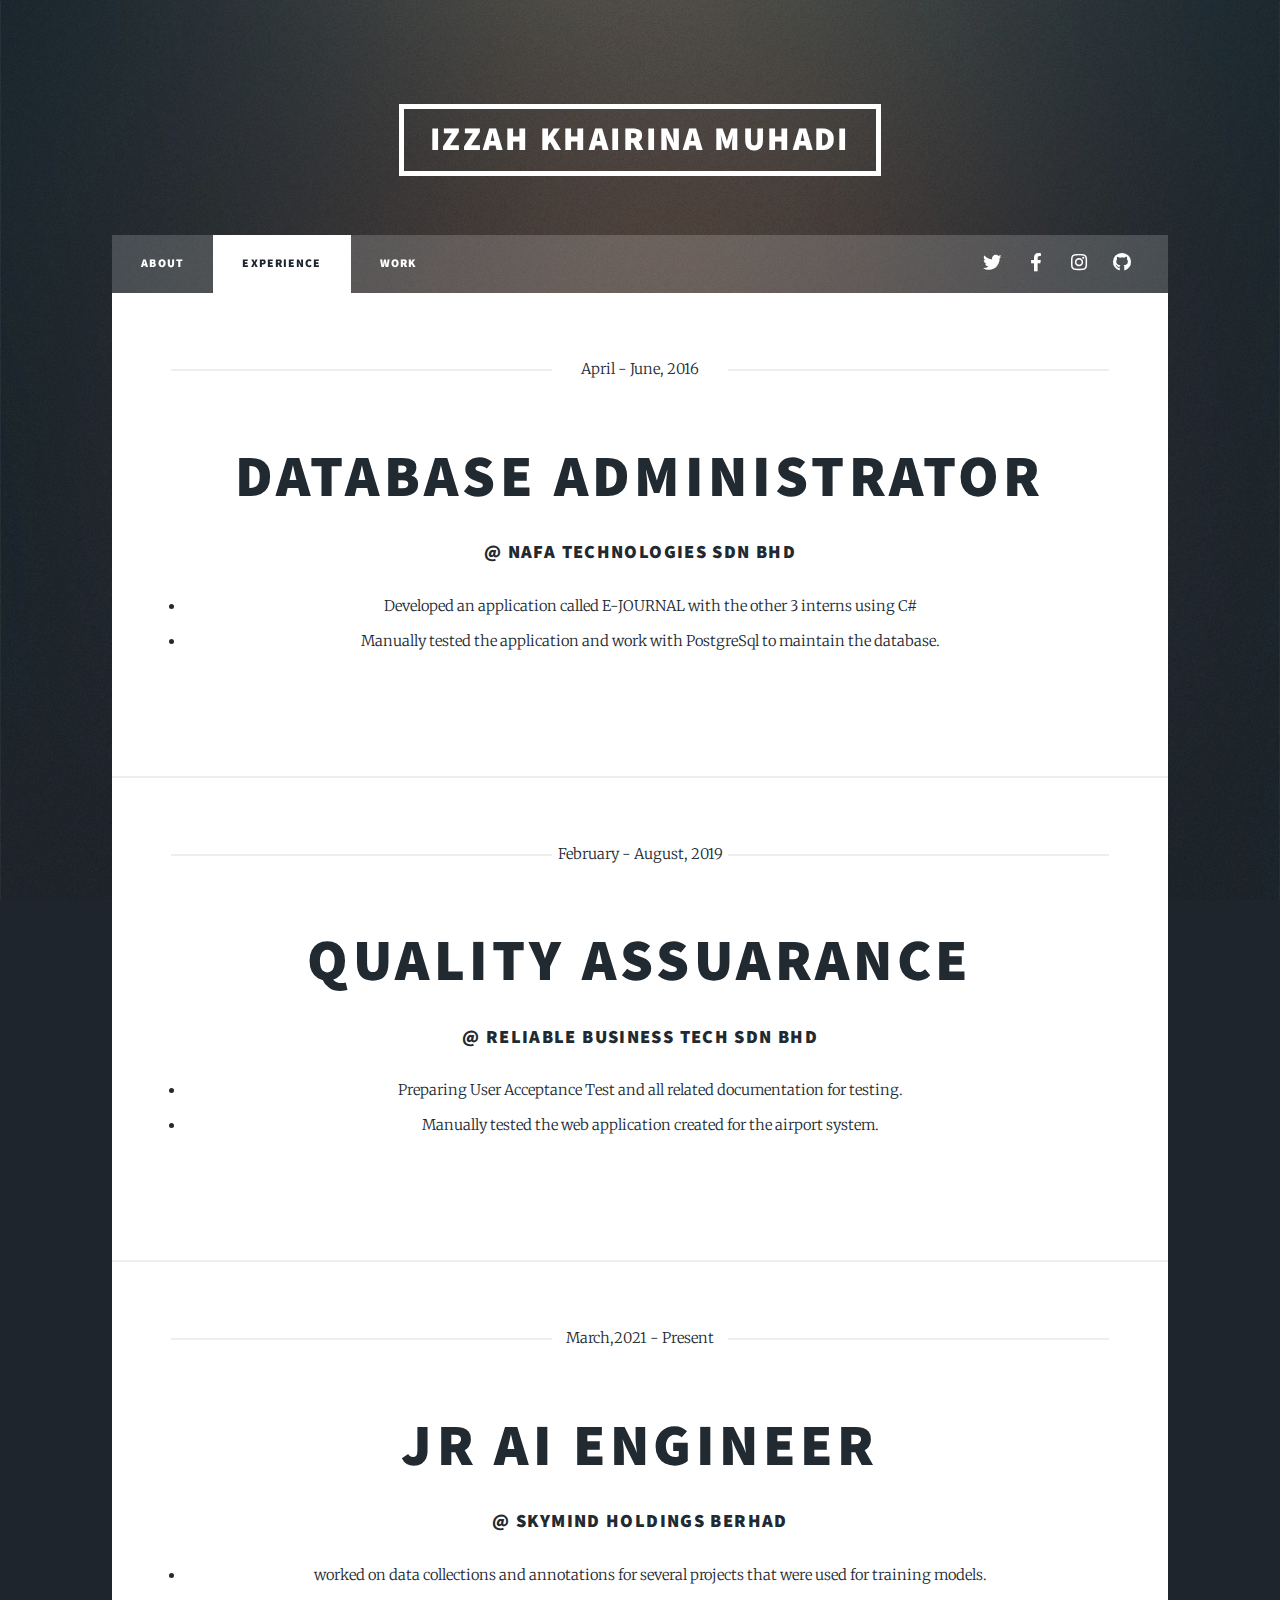
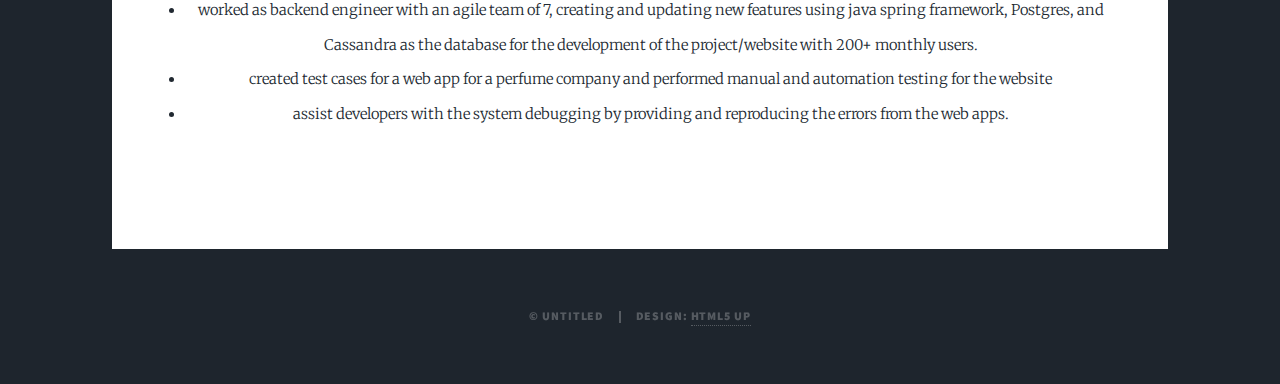
<file: generic.html>
<!DOCTYPE HTML>
<!--
	Massively by HTML5 UP
	html5up.net | @ajlkn
	Free for personal and commercial use under the CCA 3.0 license (html5up.net/license)
-->
<html>
	<head>
		<title>Generic Page - Massively by HTML5 UP</title>
		<meta charset="utf-8" />
		<meta name="viewport" content="width=device-width, initial-scale=1, user-scalable=no" />
		<link rel="stylesheet" href="assets/css/main.css" />
		<noscript><link rel="stylesheet" href="assets/css/noscript.css" /></noscript>
	</head>
	<body class="is-preload">

		<!-- Wrapper -->
			<div id="wrapper">

				<!-- Header -->
					<header id="header">
						<a href="index.html" class="logo">Izzah Khairina Muhadi</a>
					</header>

				<!-- Nav -->
					<nav id="nav">
						<ul class="links">
							<li><a href="index.html">About</a></li>
							<li class="active"><a href="generic.html">Experience</a></li>
							<li><a href="elements.html">Work</a></li>
						</ul>
						<ul class="icons">
							<li><a href="#" class="icon brands fa-twitter"><span class="label">Twitter</span></a></li>
							<li><a href="#" class="icon brands fa-facebook-f"><span class="label">Facebook</span></a></li>
							<li><a href="#" class="icon brands fa-instagram"><span class="label">Instagram</span></a></li>
							<li><a href="#" class="icon brands fa-github"><span class="label">GitHub</span></a></li>
						</ul>
					</nav>

				<!-- Main -->
					<div id="main">

						<!-- Post -->
							<section class="post">
								<header class="major">
									<span class="date">April - June, 2016</span>
									<h1>Database Administrator</h1>
									
									<div>
											<h3>@ NAFA Technologies Sdn Bhd</h3>
												<ul class="alt">
													<li>Developed an application called E-JOURNAL with the other 3
														interns using C#</li>
													<li>Manually tested the application and work with PostgreSql to maintain the database.</li>
												</ul>										
										
									</div>
								</header>																
							</section>
							<section class="post">
								<header class="major">
									<span class="date">February - August, 2019</span>
									<h1>Quality Assuarance</h1>
									
									<div>
											<h3>@ Reliable Business Tech Sdn Bhd</h3>
												<ul class="alt">
													<li>Preparing User Acceptance Test and all related documentation for testing. </li>
													<li>Manually tested the web application created for the airport system.</li>
												</ul>																				
									</div>
								</header>							
							</section>
							<section class="post">
								<header class="major">
									<span class="date">March,2021 - Present</span>
									<h1>Jr AI Engineer</h1>
									
									<div>
											<h3>@ Skymind Holdings Berhad</h3>
												<ul>
													<li>worked on data collections and annotations for several projects that
														were used for training models.</li>
													<li>worked as backend engineer with an agile team of 7, creating and
															updating new features using java spring framework, Postgres, and
															Cassandra as the database for the development of the
															project/website with 200+ monthly users.</li>
													<li>created test cases for a web app for a perfume company and
														performed manual and automation testing for the website</li>
														<li>assist developers with the system debugging by providing and
															reproducing the errors from the web apps.</li>
												</ul>																				
									</div>
								</header>							
							</section>

					</div>

	
				<!-- Copyright -->
					<div id="copyright">
						<ul><li>&copy; Untitled</li><li>Design: <a href="https://html5up.net">HTML5 UP</a></li></ul>
					</div>

			</div>

		<!-- Scripts -->
			<script src="assets/js/jquery.min.js"></script>
			<script src="assets/js/jquery.scrollex.min.js"></script>
			<script src="assets/js/jquery.scrolly.min.js"></script>
			<script src="assets/js/browser.min.js"></script>
			<script src="assets/js/breakpoints.min.js"></script>
			<script src="assets/js/util.js"></script>
			<script src="assets/js/main.js"></script>

	</body>
</html>
</file>
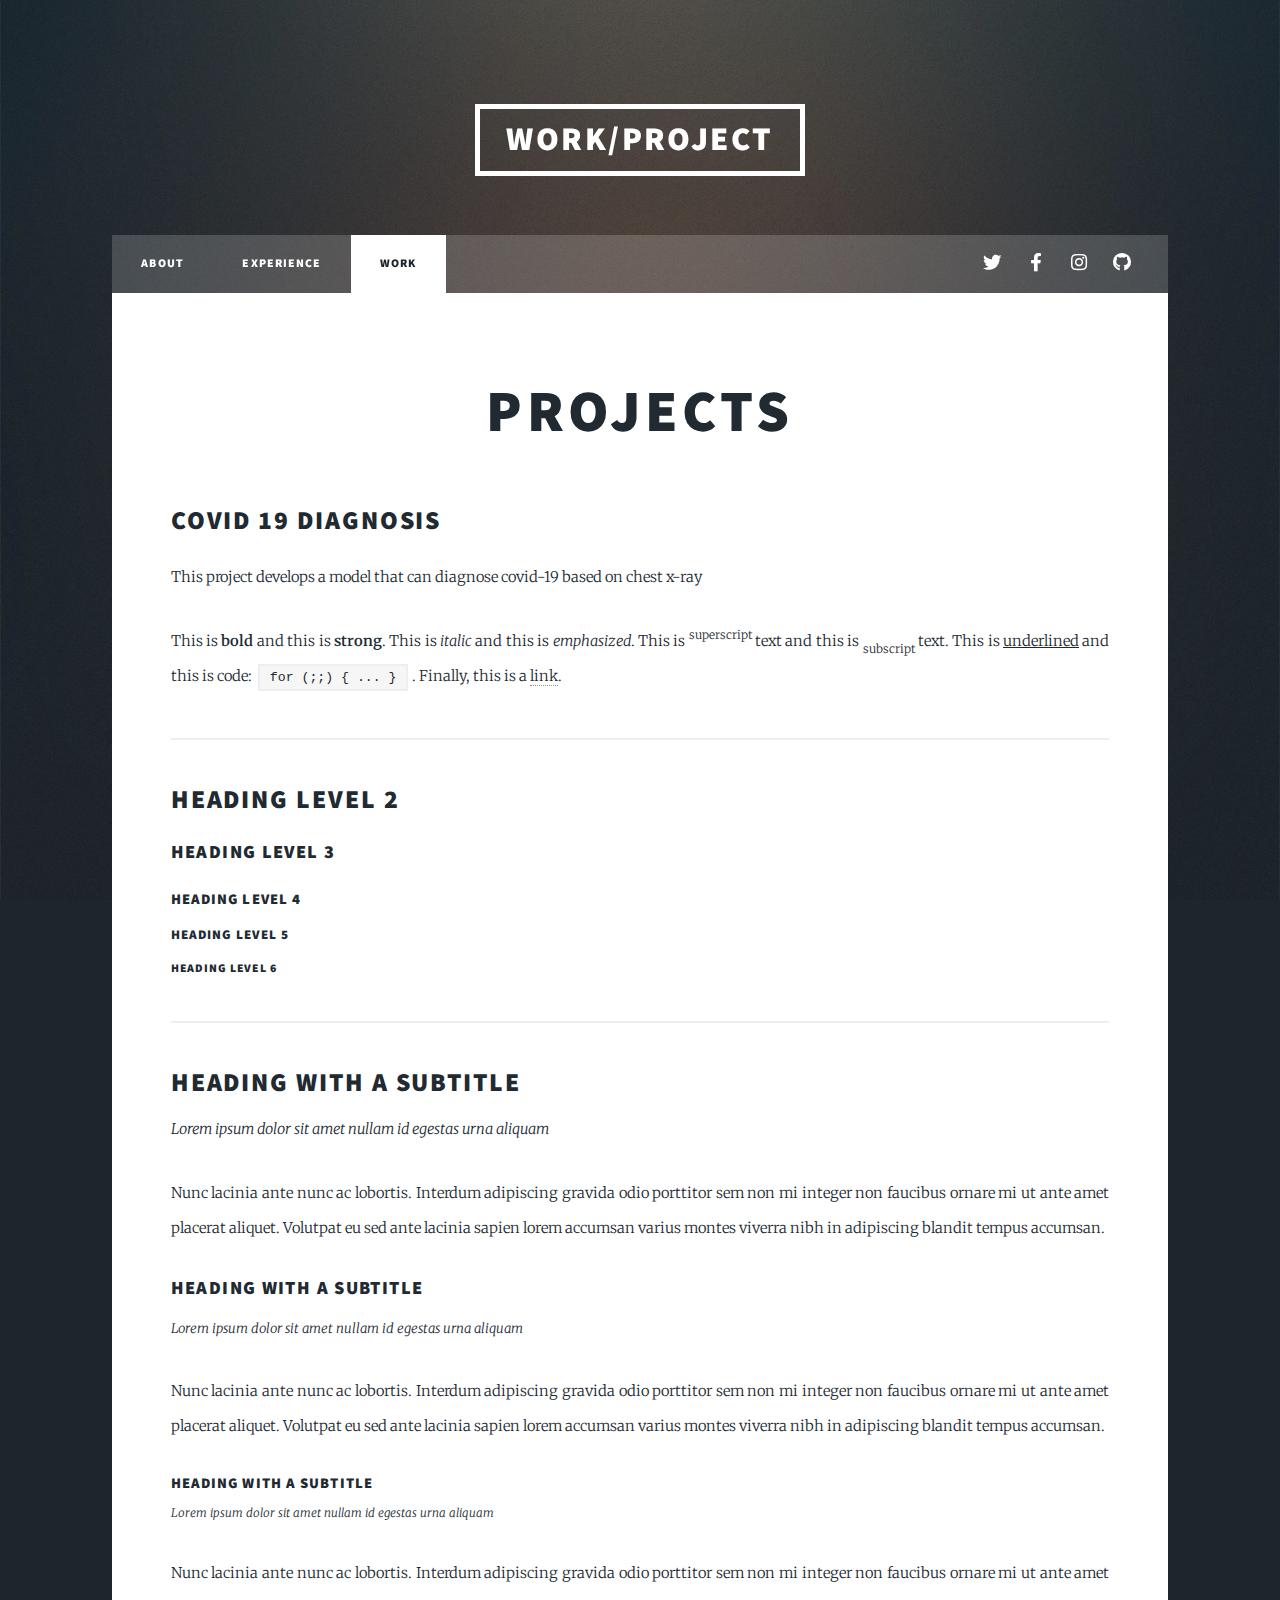
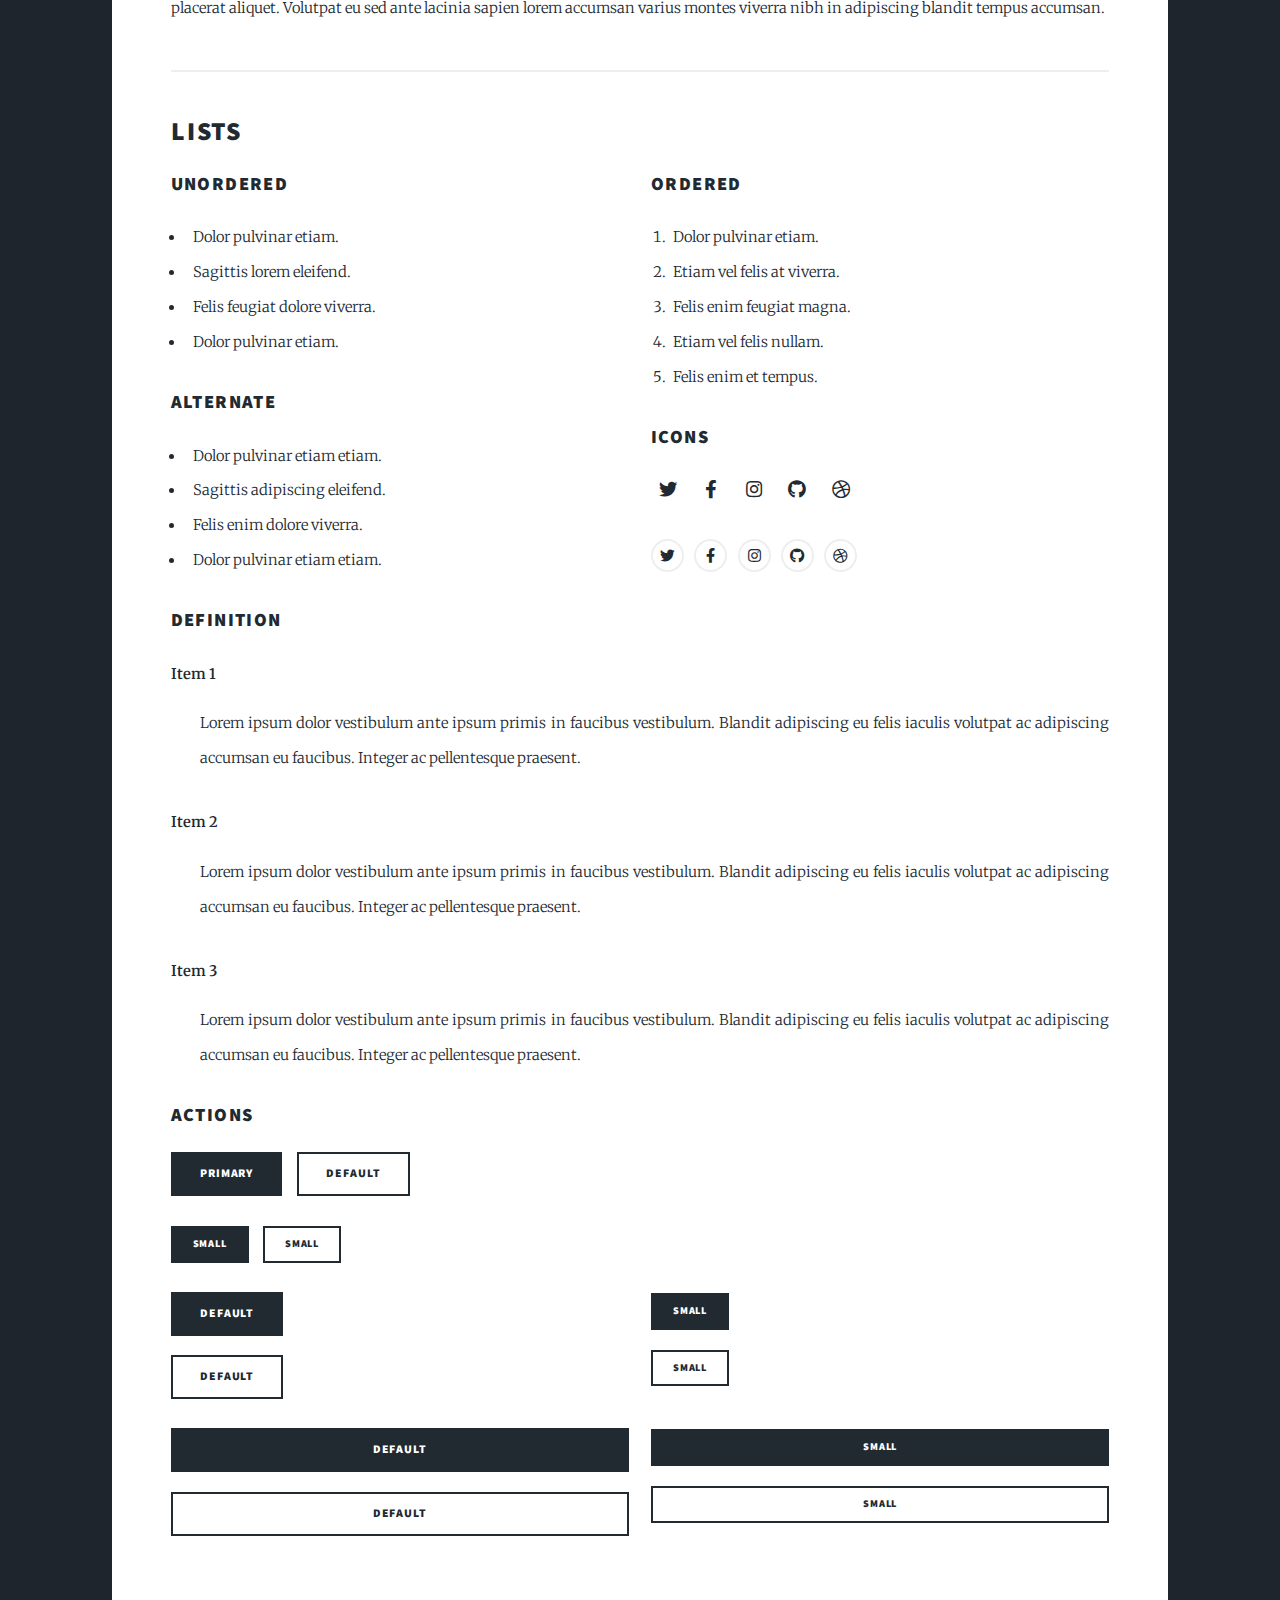
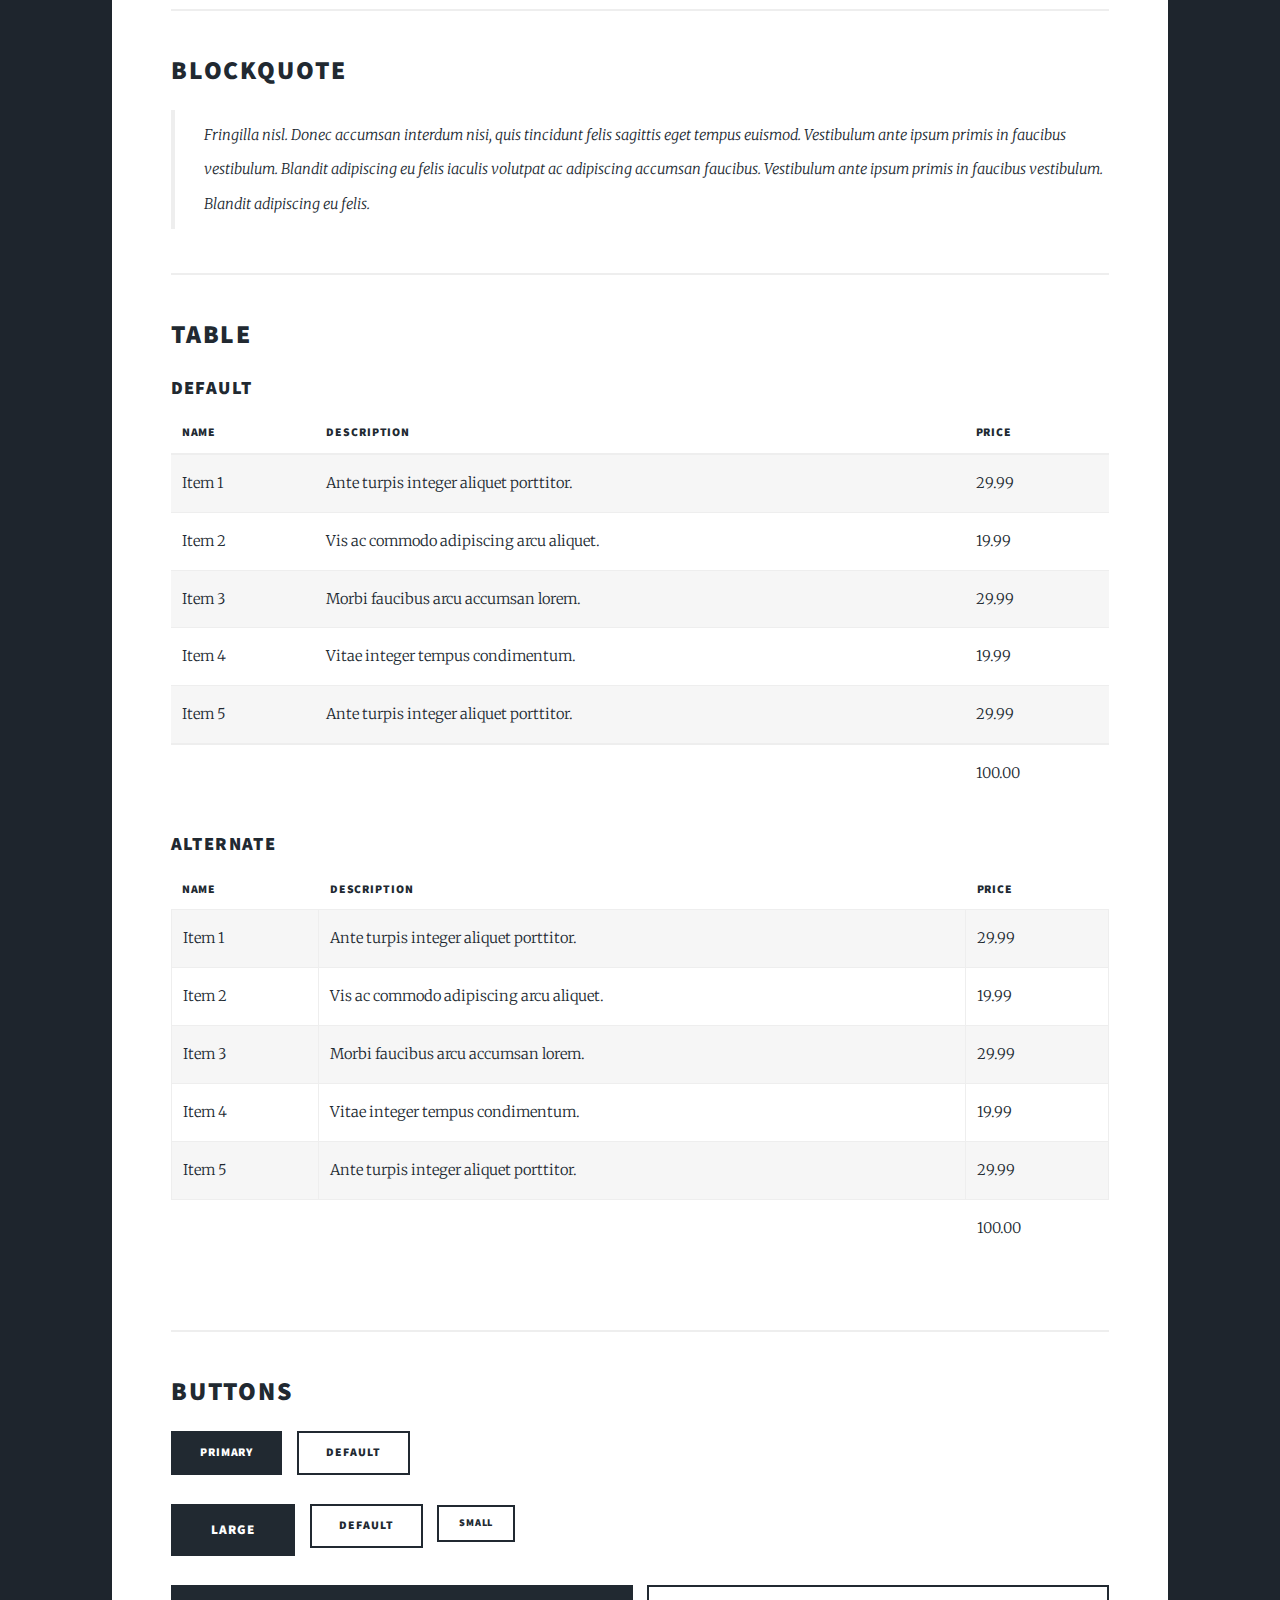
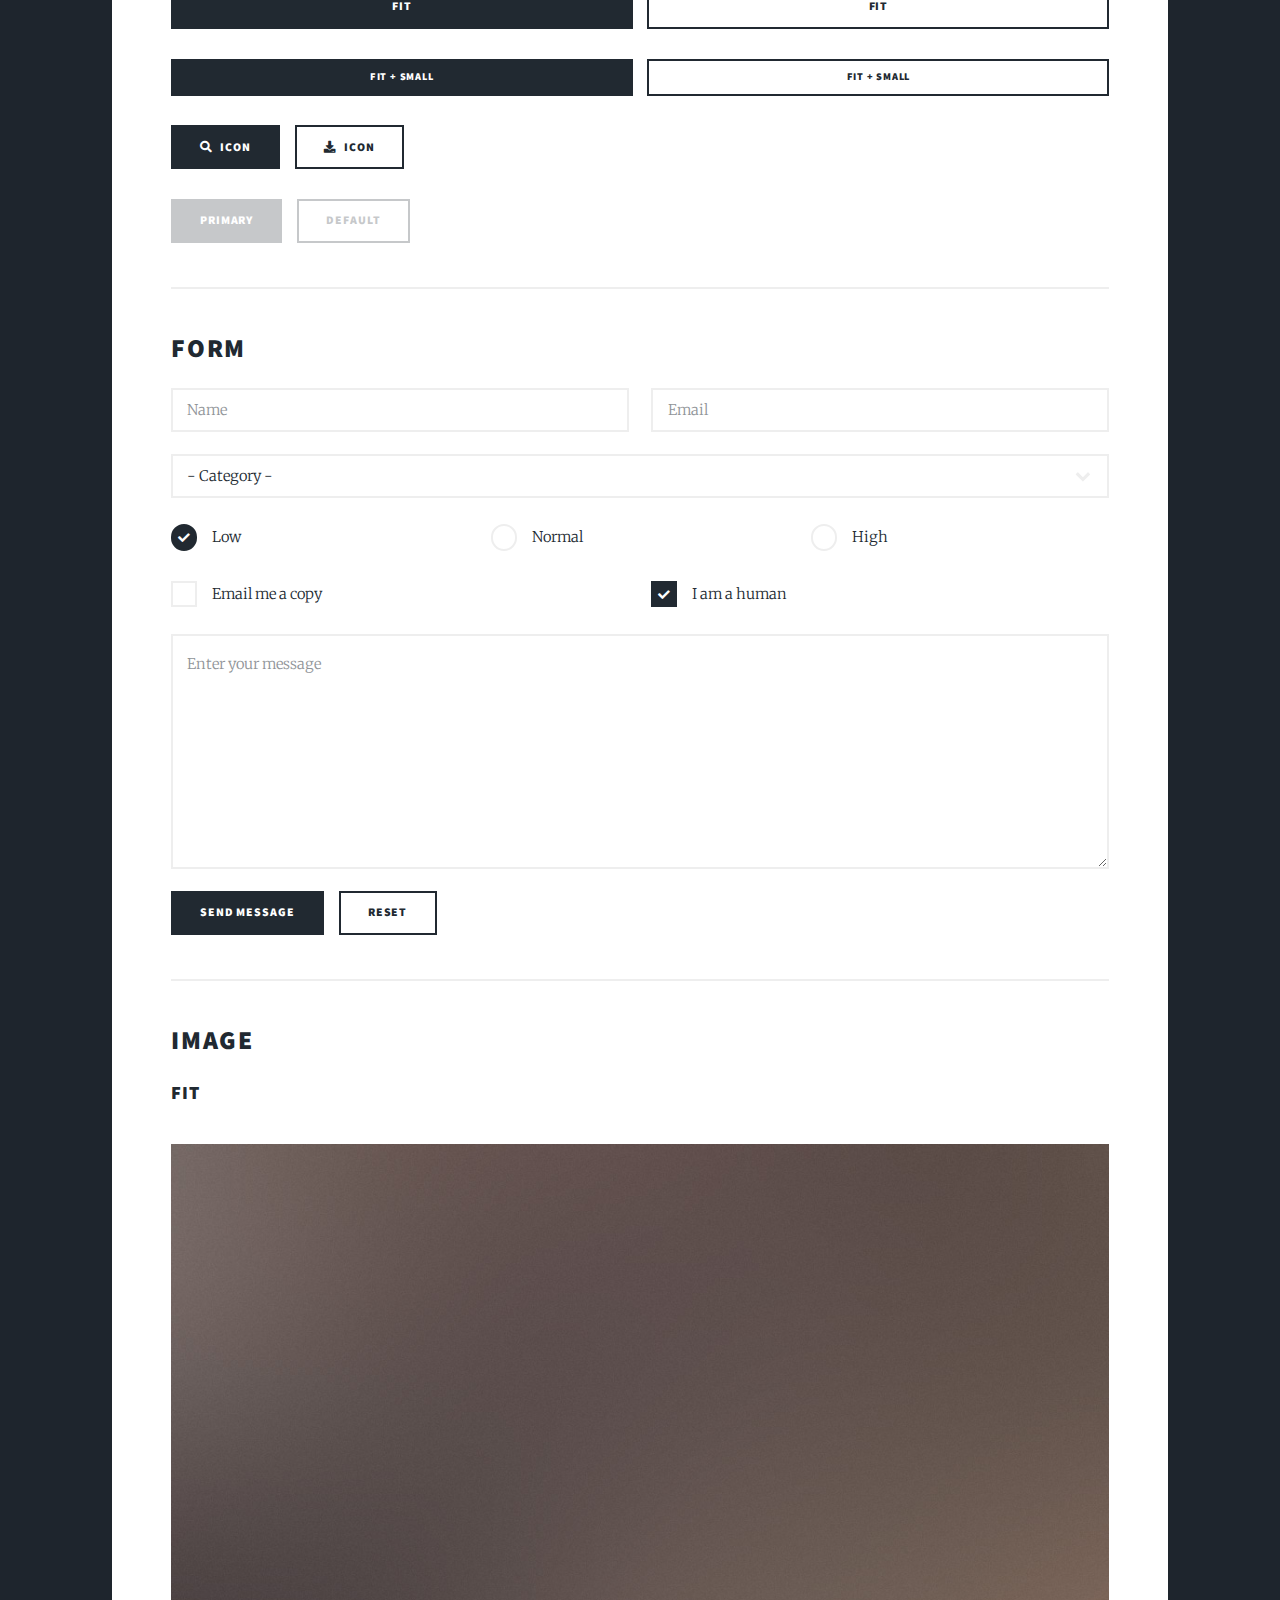
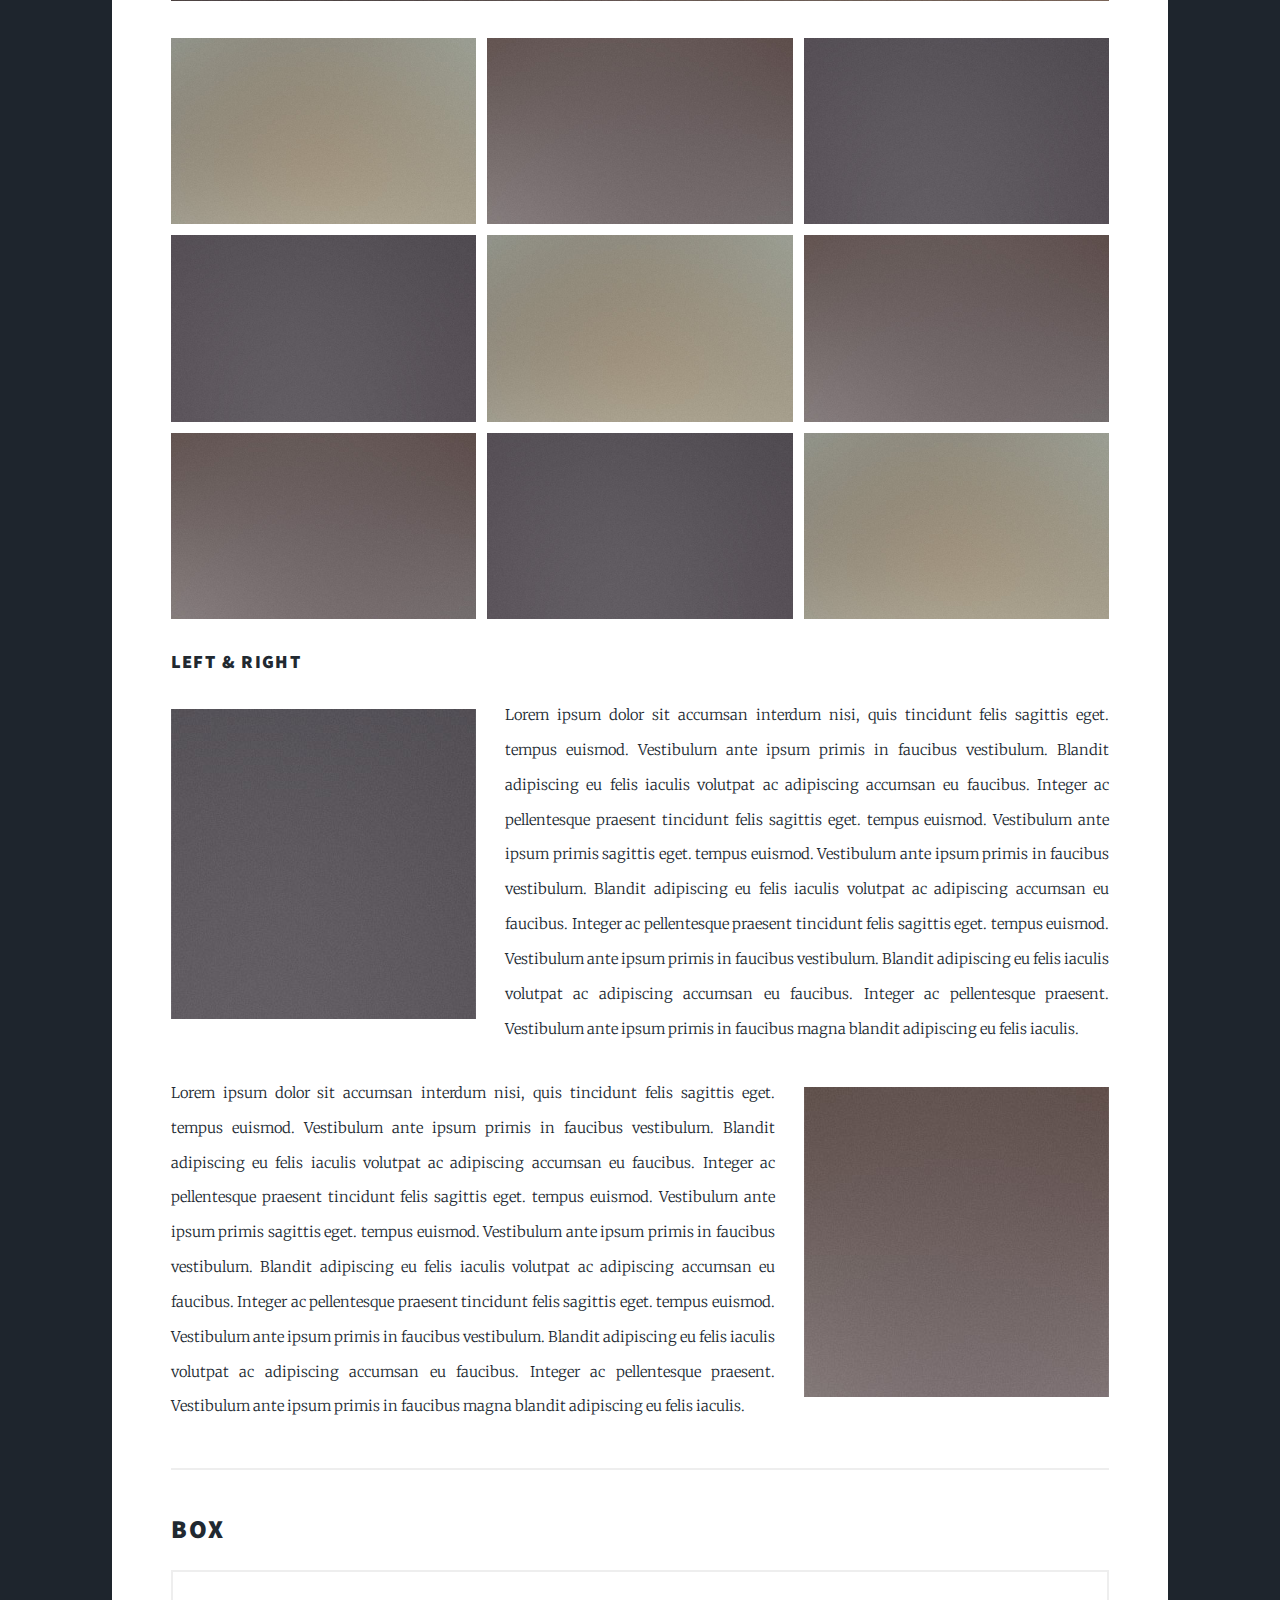
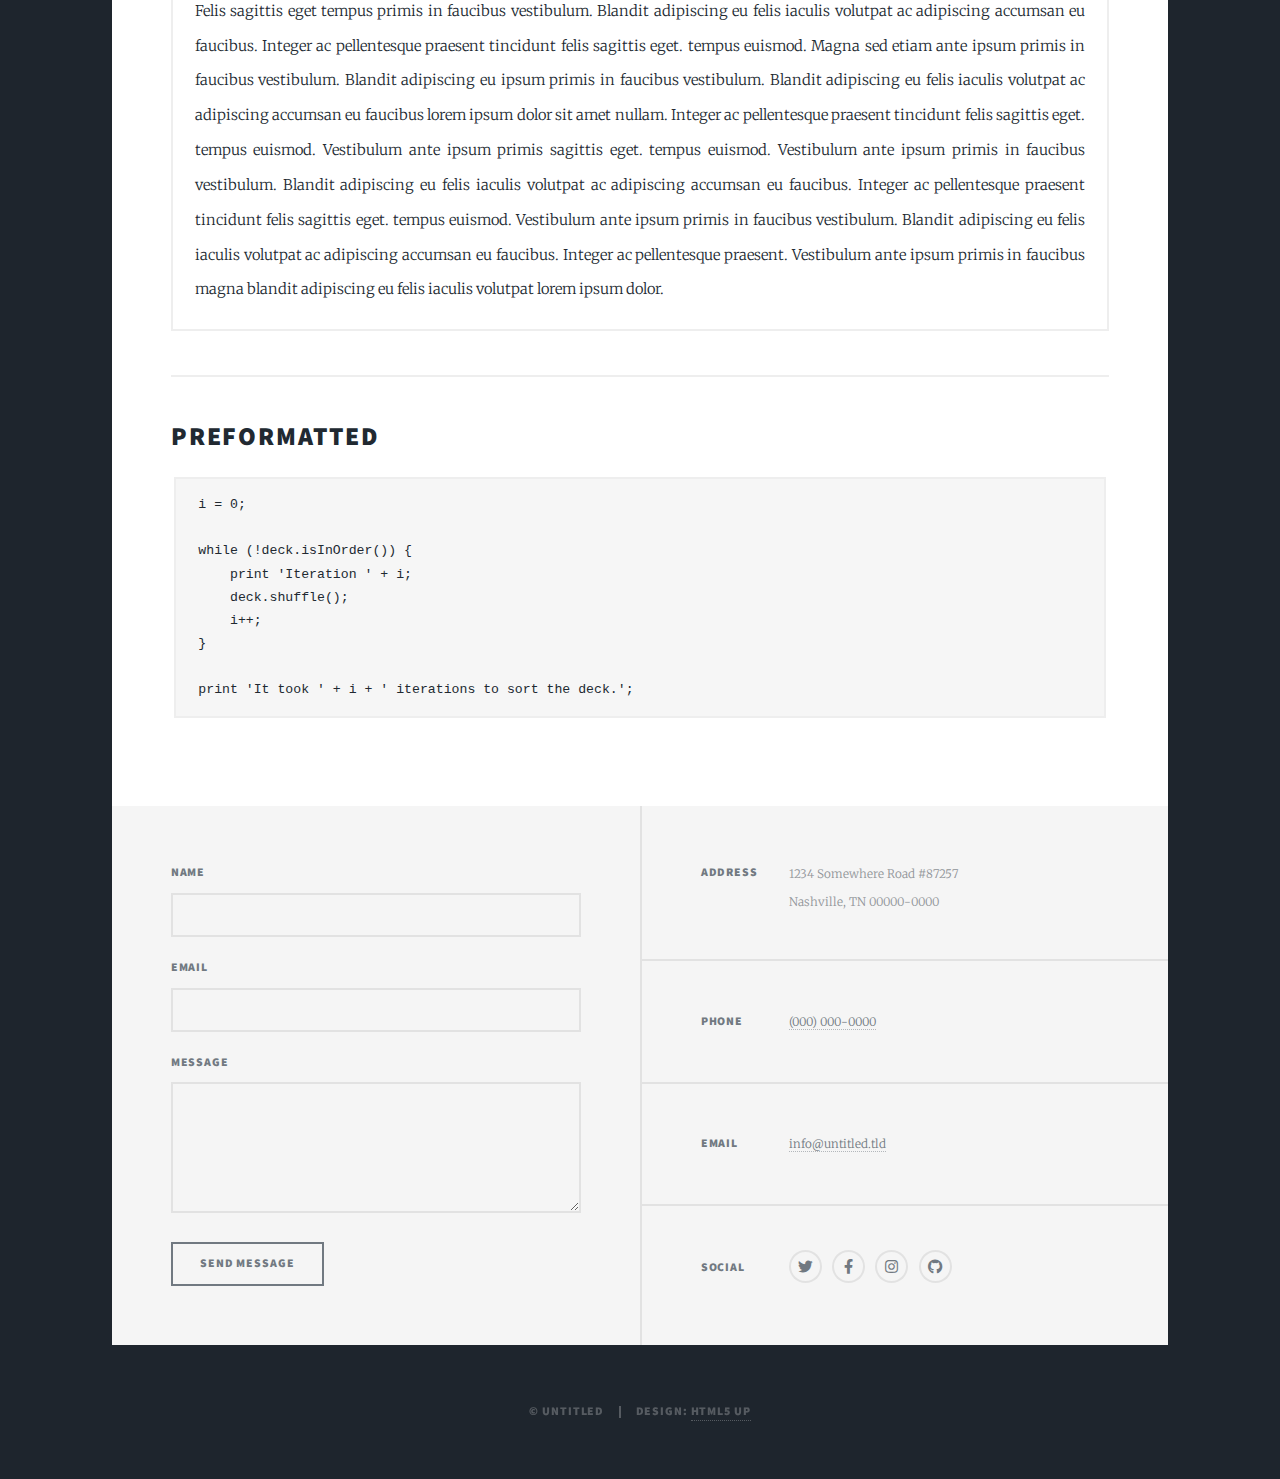
<file: src/elements.html>
<!DOCTYPE HTML>
<!--
	Massively by HTML5 UP
	html5up.net | @ajlkn
	Free for personal and commercial use under the CCA 3.0 license (html5up.net/license)
-->
<html>
	<head>
		<title>Work</title>
		<meta charset="utf-8" />
		<meta name="viewport" content="width=device-width, initial-scale=1, user-scalable=no" />
		<link rel="stylesheet" href="../assets/css/main.css" />
		<noscript><link rel="stylesheet" href="../assets/css/noscript.css" /></noscript>
	</head>
	<body class="is-preload">

		<!-- Wrapper -->
			<div id="wrapper">

				<!-- Header -->
					<header id="header">
						<a href="../index.html" class="logo">WORK/PROJECT</a>
					</header>

				<!-- Nav -->
					<nav id="nav">
						<ul class="links">
							<li><a href="../index.html">About</a></li>
							<li><a href="generic.html">Experience</a></li>
							<li class="active"><a href="elements.html">Work</a></li>
						</ul>
						<ul class="icons">
							<li><a href="#" class="icon brands fa-twitter"><span class="label">Twitter</span></a></li>
							<li><a href="#" class="icon brands fa-facebook-f"><span class="label">Facebook</span></a></li>
							<li><a href="#" class="icon brands fa-instagram"><span class="label">Instagram</span></a></li>
							<li><a href="#" class="icon brands fa-github"><span class="label">GitHub</span></a></li>
						</ul>
					</nav>

				<!-- Main -->
					<div id="main">

						<!-- Post -->
							<section class="post">
								<header class="major">
									<h1>Projects</h1>
								</header>

								<!-- Text stuff -->
									<h2>Covid 19 Diagnosis</h2>
									<p>This project develops a model that can diagnose covid-19 based on chest x-ray</p>
									<p>This is <b>bold</b> and this is <strong>strong</strong>. This is <i>italic</i> and this is <em>emphasized</em>.
									This is <sup>superscript</sup> text and this is <sub>subscript</sub> text.
									This is <u>underlined</u> and this is code: <code>for (;;) { ... }</code>.
									Finally, this is a <a href="#">link</a>.</p>
									<hr />
									<h2>Heading Level 2</h2>
									<h3>Heading Level 3</h3>
									<h4>Heading Level 4</h4>
									<h5>Heading Level 5</h5>
									<h6>Heading Level 6</h6>
									<hr />
									<header>
										<h2>Heading with a Subtitle</h2>
										<p>Lorem ipsum dolor sit amet nullam id egestas urna aliquam</p>
									</header>
									<p>Nunc lacinia ante nunc ac lobortis. Interdum adipiscing gravida odio porttitor sem non mi integer non faucibus ornare mi ut ante amet placerat aliquet. Volutpat eu sed ante lacinia sapien lorem accumsan varius montes viverra nibh in adipiscing blandit tempus accumsan.</p>
									<header>
										<h3>Heading with a Subtitle</h3>
										<p>Lorem ipsum dolor sit amet nullam id egestas urna aliquam</p>
									</header>
									<p>Nunc lacinia ante nunc ac lobortis. Interdum adipiscing gravida odio porttitor sem non mi integer non faucibus ornare mi ut ante amet placerat aliquet. Volutpat eu sed ante lacinia sapien lorem accumsan varius montes viverra nibh in adipiscing blandit tempus accumsan.</p>
									<header>
										<h4>Heading with a Subtitle</h4>
										<p>Lorem ipsum dolor sit amet nullam id egestas urna aliquam</p>
									</header>
									<p>Nunc lacinia ante nunc ac lobortis. Interdum adipiscing gravida odio porttitor sem non mi integer non faucibus ornare mi ut ante amet placerat aliquet. Volutpat eu sed ante lacinia sapien lorem accumsan varius montes viverra nibh in adipiscing blandit tempus accumsan.</p>

									<hr />

								<!-- Lists -->
									<h2>Lists</h2>
									<div class="row">
										<div class="col-6 col-12-small">

											<h3>Unordered</h3>
											<ul>
												<li>Dolor pulvinar etiam.</li>
												<li>Sagittis lorem eleifend.</li>
												<li>Felis feugiat dolore viverra.</li>
												<li>Dolor pulvinar etiam.</li>
											</ul>

											<h3>Alternate</h3>
											<ul class="alt">
												<li>Dolor pulvinar etiam etiam.</li>
												<li>Sagittis adipiscing eleifend.</li>
												<li>Felis enim dolore viverra.</li>
												<li>Dolor pulvinar etiam etiam.</li>
											</ul>

										</div>
										<div class="col-6 col-12-small">

											<h3>Ordered</h3>
											<ol>
												<li>Dolor pulvinar etiam.</li>
												<li>Etiam vel felis at viverra.</li>
												<li>Felis enim feugiat magna.</li>
												<li>Etiam vel felis nullam.</li>
												<li>Felis enim et tempus.</li>
											</ol>

											<h3>Icons</h3>
											<ul class="icons">
												<li><a href="#" class="icon brands fa-twitter"><span class="label">Twitter</span></a></li>
												<li><a href="#" class="icon brands fa-facebook-f"><span class="label">Facebook</span></a></li>
												<li><a href="#" class="icon brands fa-instagram"><span class="label">Instagram</span></a></li>
												<li><a href="#" class="icon brands fa-github"><span class="label">Github</span></a></li>
												<li><a href="#" class="icon brands fa-dribbble"><span class="label">Dribbble</span></a></li>
											</ul>
											<ul class="icons alt">
												<li><a href="#" class="icon brands alt fa-twitter"><span class="label">Twitter</span></a></li>
												<li><a href="#" class="icon brands alt fa-facebook-f"><span class="label">Facebook</span></a></li>
												<li><a href="#" class="icon brands alt fa-instagram"><span class="label">Instagram</span></a></li>
												<li><a href="#" class="icon brands alt fa-github"><span class="label">Github</span></a></li>
												<li><a href="#" class="icon brands alt fa-dribbble"><span class="label">Dribbble</span></a></li>
											</ul>

										</div>
									</div>
									<h3>Definition</h3>
									<dl>
										<dt>Item 1</dt>
										<dd>
											<p>Lorem ipsum dolor vestibulum ante ipsum primis in faucibus vestibulum. Blandit adipiscing eu felis iaculis volutpat ac adipiscing accumsan eu faucibus. Integer ac pellentesque praesent.</p>
										</dd>
										<dt>Item 2</dt>
										<dd>
											<p>Lorem ipsum dolor vestibulum ante ipsum primis in faucibus vestibulum. Blandit adipiscing eu felis iaculis volutpat ac adipiscing accumsan eu faucibus. Integer ac pellentesque praesent.</p>
										</dd>
										<dt>Item 3</dt>
										<dd>
											<p>Lorem ipsum dolor vestibulum ante ipsum primis in faucibus vestibulum. Blandit adipiscing eu felis iaculis volutpat ac adipiscing accumsan eu faucibus. Integer ac pellentesque praesent.</p>
										</dd>
									</dl>

									<h3>Actions</h3>
									<ul class="actions">
										<li><a href="#" class="button primary">Primary</a></li>
										<li><a href="#" class="button">Default</a></li>
									</ul>
									<ul class="actions small">
										<li><a href="#" class="button primary small">Small</a></li>
										<li><a href="#" class="button small">Small</a></li>
									</ul>
									<div class="row">
										<div class="col-6 col-12-small">
											<ul class="actions stacked">
												<li><a href="#" class="button primary">Default</a></li>
												<li><a href="#" class="button">Default</a></li>
											</ul>
										</div>
										<div class="col-6 col-12-small">
											<ul class="actions stacked">
												<li><a href="#" class="button primary small">Small</a></li>
												<li><a href="#" class="button small">Small</a></li>
											</ul>
										</div>
									</div>
									<div class="row">
										<div class="col-6 col-12-small">
											<ul class="actions stacked">
												<li><a href="#" class="button primary fit">Default</a></li>
												<li><a href="#" class="button fit">Default</a></li>
											</ul>
										</div>
										<div class="col-6 col-12-small">
											<ul class="actions stacked">
												<li><a href="#" class="button primary small fit">Small</a></li>
												<li><a href="#" class="button small fit">Small</a></li>
											</ul>
										</div>
									</div>

									<hr />

								<!-- Blockquote -->
									<h2>Blockquote</h2>
									<blockquote>Fringilla nisl. Donec accumsan interdum nisi, quis tincidunt felis sagittis eget tempus euismod. Vestibulum ante ipsum primis in faucibus vestibulum. Blandit adipiscing eu felis iaculis volutpat ac adipiscing accumsan faucibus. Vestibulum ante ipsum primis in faucibus vestibulum. Blandit adipiscing eu felis.</blockquote>

									<hr />

								<!-- Table -->
									<h2>Table</h2>

									<h3>Default</h3>
									<div class="table-wrapper">
										<table>
											<thead>
												<tr>
													<th>Name</th>
													<th>Description</th>
													<th>Price</th>
												</tr>
											</thead>
											<tbody>
												<tr>
													<td>Item 1</td>
													<td>Ante turpis integer aliquet porttitor.</td>
													<td>29.99</td>
												</tr>
												<tr>
													<td>Item 2</td>
													<td>Vis ac commodo adipiscing arcu aliquet.</td>
													<td>19.99</td>
												</tr>
												<tr>
													<td>Item 3</td>
													<td> Morbi faucibus arcu accumsan lorem.</td>
													<td>29.99</td>
												</tr>
												<tr>
													<td>Item 4</td>
													<td>Vitae integer tempus condimentum.</td>
													<td>19.99</td>
												</tr>
												<tr>
													<td>Item 5</td>
													<td>Ante turpis integer aliquet porttitor.</td>
													<td>29.99</td>
												</tr>
											</tbody>
											<tfoot>
												<tr>
													<td colspan="2"></td>
													<td>100.00</td>
												</tr>
											</tfoot>
										</table>
									</div>

									<h3>Alternate</h3>
									<div class="table-wrapper">
										<table class="alt">
											<thead>
												<tr>
													<th>Name</th>
													<th>Description</th>
													<th>Price</th>
												</tr>
											</thead>
											<tbody>
												<tr>
													<td>Item 1</td>
													<td>Ante turpis integer aliquet porttitor.</td>
													<td>29.99</td>
												</tr>
												<tr>
													<td>Item 2</td>
													<td>Vis ac commodo adipiscing arcu aliquet.</td>
													<td>19.99</td>
												</tr>
												<tr>
													<td>Item 3</td>
													<td> Morbi faucibus arcu accumsan lorem.</td>
													<td>29.99</td>
												</tr>
												<tr>
													<td>Item 4</td>
													<td>Vitae integer tempus condimentum.</td>
													<td>19.99</td>
												</tr>
												<tr>
													<td>Item 5</td>
													<td>Ante turpis integer aliquet porttitor.</td>
													<td>29.99</td>
												</tr>
											</tbody>
											<tfoot>
												<tr>
													<td colspan="2"></td>
													<td>100.00</td>
												</tr>
											</tfoot>
										</table>
									</div>

									<hr />

								<!-- Buttons -->
									<h2>Buttons</h2>
									<ul class="actions">
										<li><a href="#" class="button primary">Primary</a></li>
										<li><a href="#" class="button">Default</a></li>
									</ul>
									<ul class="actions">
										<li><a href="#" class="button primary large">Large</a></li>
										<li><a href="#" class="button">Default</a></li>
										<li><a href="#" class="button small">Small</a></li>
									</ul>
									<ul class="actions fit">
										<li><a href="#" class="button primary fit">Fit</a></li>
										<li><a href="#" class="button fit">Fit</a></li>
									</ul>
									<ul class="actions fit small">
										<li><a href="#" class="button primary fit small">Fit + Small</a></li>
										<li><a href="#" class="button fit small">Fit + Small</a></li>
									</ul>
									<ul class="actions">
										<li><a href="#" class="button primary icon solid fa-search">Icon</a></li>
										<li><a href="#" class="button icon solid fa-download">Icon</a></li>
									</ul>
									<ul class="actions">
										<li><span class="button primary disabled">Primary</span></li>
										<li><span class="button disabled">Default</span></li>
									</ul>

									<hr />

								<!-- Form -->
									<h2>Form</h2>

									<form method="post" action="#">
										<div class="row gtr-uniform">
											<div class="col-6 col-12-xsmall">
												<input type="text" name="demo-name" id="demo-name" value="" placeholder="Name" />
											</div>
											<div class="col-6 col-12-xsmall">
												<input type="email" name="demo-email" id="demo-email" value="" placeholder="Email" />
											</div>
											<!-- Break -->
											<div class="col-12">
												<select name="demo-category" id="demo-category">
													<option value="">- Category -</option>
													<option value="1">Manufacturing</option>
													<option value="1">Shipping</option>
													<option value="1">Administration</option>
													<option value="1">Human Resources</option>
												</select>
											</div>
											<!-- Break -->
											<div class="col-4 col-12-small">
												<input type="radio" id="demo-priority-low" name="demo-priority" checked>
												<label for="demo-priority-low">Low</label>
											</div>
											<div class="col-4 col-12-small">
												<input type="radio" id="demo-priority-normal" name="demo-priority">
												<label for="demo-priority-normal">Normal</label>
											</div>
											<div class="col-4 col-12-small">
												<input type="radio" id="demo-priority-high" name="demo-priority">
												<label for="demo-priority-high">High</label>
											</div>
											<!-- Break -->
											<div class="col-6 col-12-small">
												<input type="checkbox" id="demo-copy" name="demo-copy">
												<label for="demo-copy">Email me a copy</label>
											</div>
											<div class="col-6 col-12-small">
												<input type="checkbox" id="demo-human" name="demo-human" checked>
												<label for="demo-human">I am a human</label>
											</div>
											<!-- Break -->
											<div class="col-12">
												<textarea name="demo-message" id="demo-message" placeholder="Enter your message" rows="6"></textarea>
											</div>
											<!-- Break -->
											<div class="col-12">
												<ul class="actions">
													<li><input type="submit" value="Send Message" class="primary" /></li>
													<li><input type="reset" value="Reset" /></li>
												</ul>
											</div>
										</div>
									</form>

									<hr />

								<!-- Image -->
									<h2>Image</h2>

									<h3>Fit</h3>
									<span class="image fit"><img src="../images/pic01.jpg" alt="" /></span>
									<div class="box alt">
										<div class="row gtr-50 gtr-uniform">
											<div class="col-4"><span class="image fit"><img src="../images/pic02.jpg" alt="" /></span></div>
											<div class="col-4"><span class="image fit"><img src="../images/pic03.jpg" alt="" /></span></div>
											<div class="col-4"><span class="image fit"><img src="../images/pic04.jpg" alt="" /></span></div>
											<!-- Break -->
											<div class="col-4"><span class="image fit"><img src="../images/pic04.jpg" alt="" /></span></div>
											<div class="col-4"><span class="image fit"><img src="../images/pic02.jpg" alt="" /></span></div>
											<div class="col-4"><span class="image fit"><img src="../images/pic03.jpg" alt="" /></span></div>
											<!-- Break -->
											<div class="col-4"><span class="image fit"><img src="../images/pic03.jpg" alt="" /></span></div>
											<div class="col-4"><span class="image fit"><img src="../images/pic04.jpg" alt="" /></span></div>
											<div class="col-4"><span class="image fit"><img src="../images/pic02.jpg" alt="" /></span></div>
										</div>
									</div>

									<h3>Left &amp; Right</h3>
									<p><span class="image left"><img src="../images/pic08.jpg" alt="" /></span>Lorem ipsum dolor sit accumsan interdum nisi, quis tincidunt felis sagittis eget. tempus euismod. Vestibulum ante ipsum primis in faucibus vestibulum. Blandit adipiscing eu felis iaculis volutpat ac adipiscing accumsan eu faucibus. Integer ac pellentesque praesent tincidunt felis sagittis eget. tempus euismod. Vestibulum ante ipsum primis sagittis eget. tempus euismod. Vestibulum ante ipsum primis in faucibus vestibulum. Blandit adipiscing eu felis iaculis volutpat ac adipiscing accumsan eu faucibus. Integer ac pellentesque praesent tincidunt felis sagittis eget. tempus euismod. Vestibulum ante ipsum primis in faucibus vestibulum. Blandit adipiscing eu felis iaculis volutpat ac adipiscing accumsan eu faucibus. Integer ac pellentesque praesent. Vestibulum ante ipsum primis in faucibus magna blandit adipiscing eu felis iaculis.</p>
									<p><span class="image right"><img src="../images/pic09.jpg" alt="" /></span>Lorem ipsum dolor sit accumsan interdum nisi, quis tincidunt felis sagittis eget. tempus euismod. Vestibulum ante ipsum primis in faucibus vestibulum. Blandit adipiscing eu felis iaculis volutpat ac adipiscing accumsan eu faucibus. Integer ac pellentesque praesent tincidunt felis sagittis eget. tempus euismod. Vestibulum ante ipsum primis sagittis eget. tempus euismod. Vestibulum ante ipsum primis in faucibus vestibulum. Blandit adipiscing eu felis iaculis volutpat ac adipiscing accumsan eu faucibus. Integer ac pellentesque praesent tincidunt felis sagittis eget. tempus euismod. Vestibulum ante ipsum primis in faucibus vestibulum. Blandit adipiscing eu felis iaculis volutpat ac adipiscing accumsan eu faucibus. Integer ac pellentesque praesent. Vestibulum ante ipsum primis in faucibus magna blandit adipiscing eu felis iaculis.</p>

									<hr />

								<!-- Box -->
									<h2>Box</h2>
									<div class="box">
										<p>Felis sagittis eget tempus primis in faucibus vestibulum. Blandit adipiscing eu felis iaculis volutpat ac adipiscing accumsan eu faucibus. Integer ac pellentesque praesent tincidunt felis sagittis eget. tempus euismod. Magna sed etiam ante ipsum primis in faucibus vestibulum. Blandit adipiscing eu ipsum primis in faucibus vestibulum. Blandit adipiscing eu felis iaculis volutpat ac adipiscing accumsan eu faucibus lorem ipsum dolor sit amet nullam. Integer ac pellentesque praesent tincidunt felis sagittis eget. tempus euismod. Vestibulum ante ipsum primis sagittis eget. tempus euismod. Vestibulum ante ipsum primis in faucibus vestibulum. Blandit adipiscing eu felis iaculis volutpat ac adipiscing accumsan eu faucibus. Integer ac pellentesque praesent tincidunt felis sagittis eget. tempus euismod. Vestibulum ante ipsum primis in faucibus vestibulum. Blandit adipiscing eu felis iaculis volutpat ac adipiscing accumsan eu faucibus. Integer ac pellentesque praesent. Vestibulum ante ipsum primis in faucibus magna blandit adipiscing eu felis iaculis volutpat lorem ipsum dolor.</p>
									</div>

									<hr />

								<!-- Preformatted Code -->
									<h2>Preformatted</h2>
									<pre><code>i = 0;

while (!deck.isInOrder()) {
    print 'Iteration ' + i;
    deck.shuffle();
    i++;
}

print 'It took ' + i + ' iterations to sort the deck.';
</code></pre>

							</section>

					</div>

				<!-- Footer -->
					<footer id="footer">
						<section>
							<form method="post" action="#">
								<div class="fields">
									<div class="field">
										<label for="name">Name</label>
										<input type="text" name="name" id="name" />
									</div>
									<div class="field">
										<label for="email">Email</label>
										<input type="text" name="email" id="email" />
									</div>
									<div class="field">
										<label for="message">Message</label>
										<textarea name="message" id="message" rows="3"></textarea>
									</div>
								</div>
								<ul class="actions">
									<li><input type="submit" value="Send Message" /></li>
								</ul>
							</form>
						</section>
						<section class="split contact">
							<section class="alt">
								<h3>Address</h3>
								<p>1234 Somewhere Road #87257<br />
								Nashville, TN 00000-0000</p>
							</section>
							<section>
								<h3>Phone</h3>
								<p><a href="#">(000) 000-0000</a></p>
							</section>
							<section>
								<h3>Email</h3>
								<p><a href="#">info@untitled.tld</a></p>
							</section>
							<section>
								<h3>Social</h3>
								<ul class="icons alt">
									<li><a href="#" class="icon brands alt fa-twitter"><span class="label">Twitter</span></a></li>
									<li><a href="#" class="icon brands alt fa-facebook-f"><span class="label">Facebook</span></a></li>
									<li><a href="#" class="icon brands alt fa-instagram"><span class="label">Instagram</span></a></li>
									<li><a href="#" class="icon brands alt fa-github"><span class="label">GitHub</span></a></li>
								</ul>
							</section>
						</section>
					</footer>

				<!-- Copyright -->
					<div id="copyright">
						<ul><li>&copy; Untitled</li><li>Design: <a href="https://html5up.net">HTML5 UP</a></li></ul>
					</div>

			</div>

		<!-- Scripts -->
			<script src="../assets/js/jquery.min.js"></script>
			<script src="../assets/js/jquery.scrollex.min.js"></script>
			<script src="../assets/js/jquery.scrolly.min.js"></script>
			<script src="../assets/js/browser.min.js"></script>
			<script src="../assets/js/breakpoints.min.js"></script>
			<script src="../assets/js/util.js"></script>
			<script src="../assets/js/main.js"></script>

	</body>
</html>
</file>
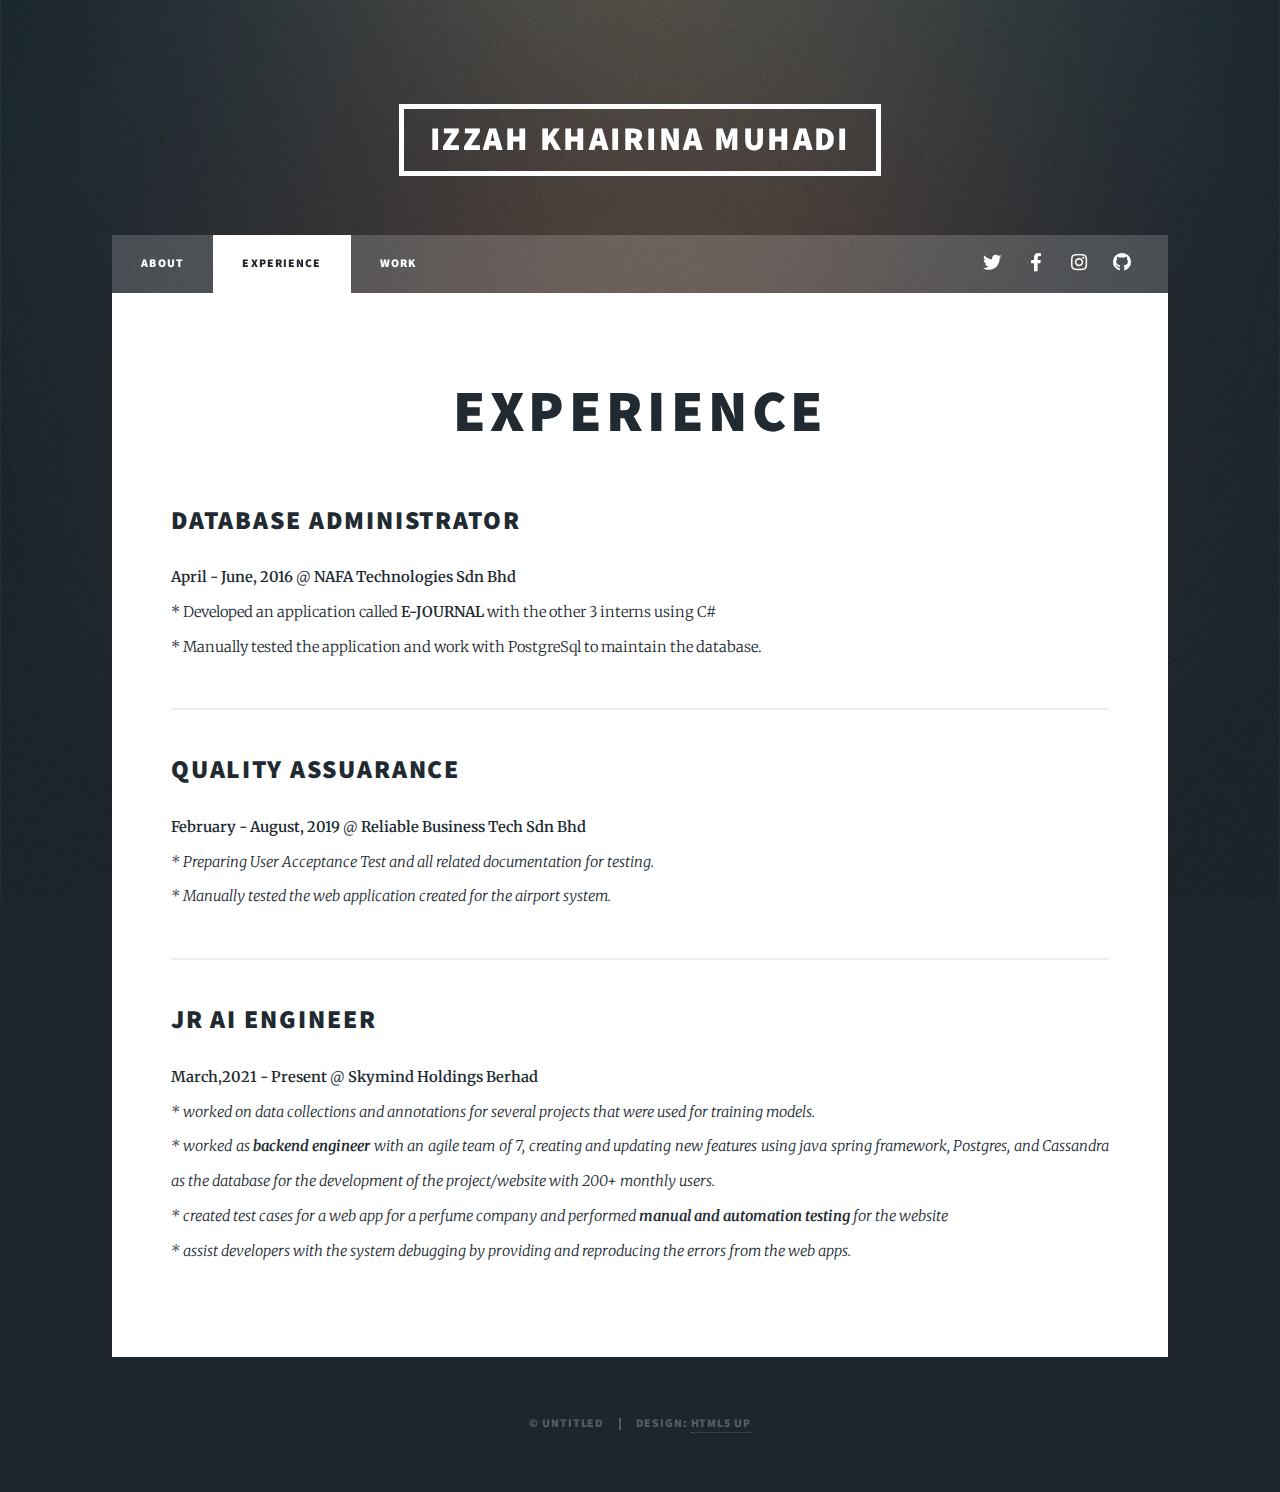
<file: src/experience.html>
<!DOCTYPE HTML>
<!--
	Massively by HTML5 UP
	html5up.net | @ajlkn
	Free for personal and commercial use under the CCA 3.0 license (html5up.net/license)
-->
<html>
	<head>
		<title>Izzah Khairina Muhadi</title>
		<meta charset="utf-8" />
		<meta name="viewport" content="width=device-width, initial-scale=1, user-scalable=no" />
		<link rel="stylesheet" href="../assets/css/main.css" />
		<noscript><link rel="stylesheet" href="../assets/css/noscript.css" /></noscript>
	</head>
	<body class="is-preload">

		<!-- Wrapper -->
			<div id="wrapper">

				<!-- Header -->
					<header id="header">
						<a href="../index.html" class="logo">Izzah Khairina Muhadi</a>
					</header>

				<!-- Nav -->
					<nav id="nav">
						<ul class="links">
							<li><a href="../index.html">About</a></li>
							<li class="active"><a href="/src/experience.html">Experience</a></li>
							<li><a href="work.html">Work</a></li>
						</ul>
						<ul class="icons">
							<li><a href="#" class="icon brands fa-twitter"><span class="label">Twitter</span></a></li>
							<li><a href="#" class="icon brands fa-facebook-f"><span class="label">Facebook</span></a></li>
							<li><a href="#" class="icon brands fa-instagram"><span class="label">Instagram</span></a></li>
							<li><a href="https://github.com/IzzahKhai" class="icon brands fa-github"><span class="label">GitHub</span></a></li>
						</ul>
					</nav>

				

					<div id="main">

						<!-- Post -->
							<section class="post">
								<header class="major">
									<h1>Experience</h1>
								</header>

								<!-- Text stuff -->
									<h2>Database Administrator </h2>
									<span class="date"><b>April - June, 2016</b> @ <b>NAFA Technologies Sdn Bhd</b></span>
									<p>* Developed an application called <b>E-JOURNAL</b> with the other 3
										interns using C#<br>
										* Manually tested the application and work with PostgreSql to maintain the database.</p>
									
									<hr />
									<h2>Quality Assuarance</h2>									
									<span class="date"><b>February - August, 2019</b> @ <b>Reliable Business Tech Sdn Bhd</b></span>			
									<header>										
										<p>* Preparing User Acceptance Test and all related documentation for testing. <br>
										* Manually tested the web application created for the airport system.</p>
									</header>
									<hr />
									<h2>Jr AI Engineer</h2>
									<span class="date"><b>March,2021 - Present</b> @ <b>Skymind Holdings Berhad</b></span>
									<header>
										<p> * worked on data collections and annotations for several projects that
											were used for training models.<br>
										* worked as <b>backend engineer</b> with an agile team of 7, creating and
												updating new features using java spring framework, Postgres, and
												Cassandra as the database for the development of the
												project/website with 200+ monthly users.<br>
										* created test cases for a web app for a perfume company and
											performed <b>manual and automation testing</b> for the website<br>
											* assist developers with the system debugging by providing and
												reproducing the errors from the web apps.</p>
									</header>
					
			</div>

	
				<!-- Copyright -->
					<div id="copyright">
						<ul><li>&copy; Untitled</li><li>Design: <a href="https://html5up.net">HTML5 UP</a></li></ul>
					</div>

			</div>

		<!-- Scripts -->
			<script src="../assets/js/jquery.min.js"></script>
			<script src="../assets/js/jquery.scrollex.min.js"></script>
			<script src="../assets/js/jquery.scrolly.min.js"></script>
			<script src="../assets/js/browser.min.js"></script>
			<script src="../assets/js/breakpoints.min.js"></script>
			<script src="../assets/js/util.js"></script>
			<script src="../assets/js/main.js"></script>

	</body>
</html>
</file>
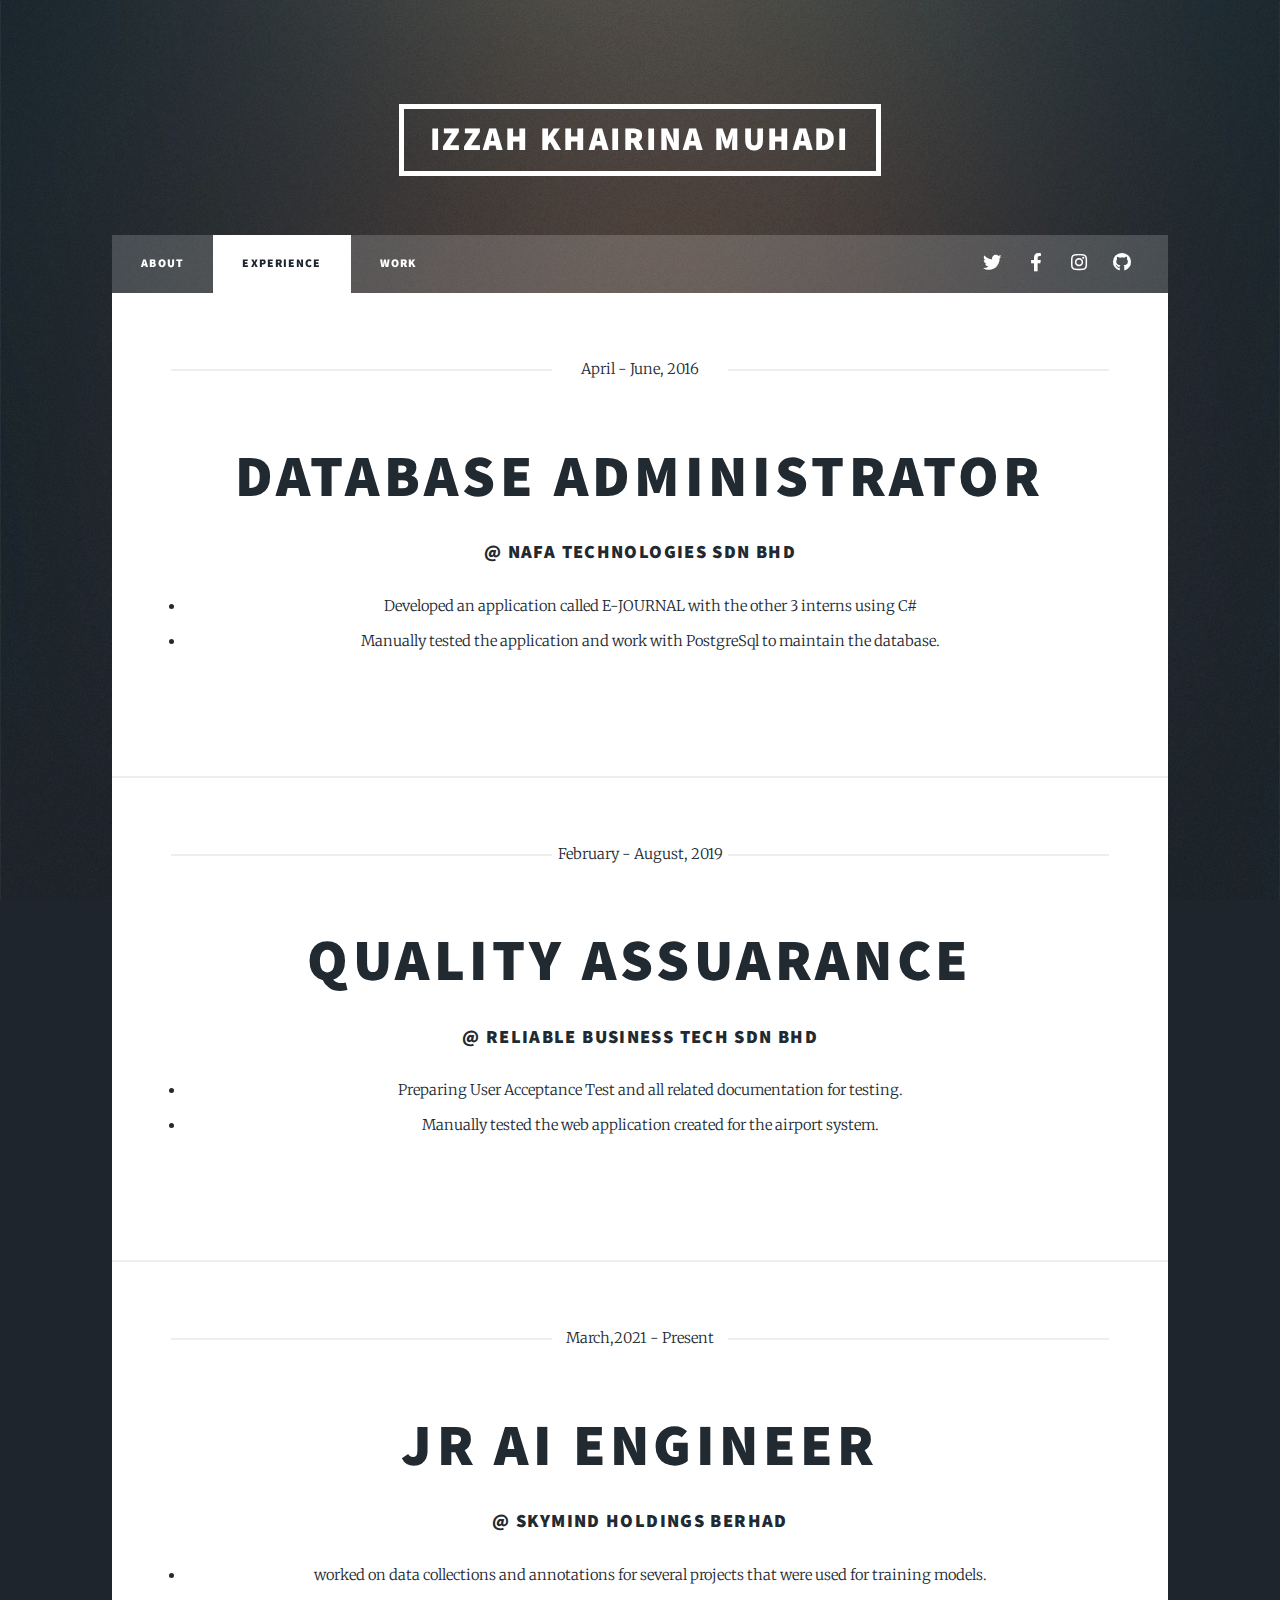
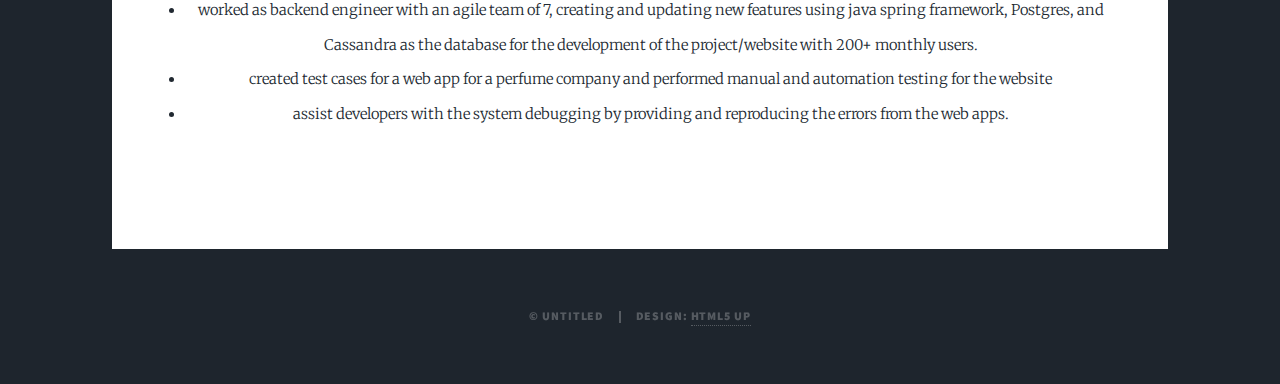
<file: src/generic.html>
<!DOCTYPE HTML>
<!--
	Massively by HTML5 UP
	html5up.net | @ajlkn
	Free for personal and commercial use under the CCA 3.0 license (html5up.net/license)
-->
<html>
	<head>
		<title>Generic Page - Massively by HTML5 UP</title>
		<meta charset="utf-8" />
		<meta name="viewport" content="width=device-width, initial-scale=1, user-scalable=no" />
		<link rel="stylesheet" href="../assets/css/main.css" />
		<noscript><link rel="stylesheet" href="../assets/css/noscript.css" /></noscript>
	</head>
	<body class="is-preload">

		<!-- Wrapper -->
			<div id="wrapper">

				<!-- Header -->
					<header id="header">
						<a href="../index.html" class="logo">Izzah Khairina Muhadi</a>
					</header>

				<!-- Nav -->
					<nav id="nav">
						<ul class="links">
							<li><a href="../index.html">About</a></li>
							<li class="active"><a href="/src/generic.html">Experience</a></li>
							<li><a href="elements.html">Work</a></li>
						</ul>
						<ul class="icons">
							<li><a href="#" class="icon brands fa-twitter"><span class="label">Twitter</span></a></li>
							<li><a href="#" class="icon brands fa-facebook-f"><span class="label">Facebook</span></a></li>
							<li><a href="#" class="icon brands fa-instagram"><span class="label">Instagram</span></a></li>
							<li><a href="#" class="icon brands fa-github"><span class="label">GitHub</span></a></li>
						</ul>
					</nav>

				<!-- Main -->
					<div id="main">

						<!-- Post -->
							<section class="post">
								<header class="major">
									<span class="date">April - June, 2016</span>
									<h1>Database Administrator</h1>
									
									<div>
											<h3>@ NAFA Technologies Sdn Bhd</h3>
												<ul class="alt">
													<li>Developed an application called E-JOURNAL with the other 3
														interns using C#</li>
													<li>Manually tested the application and work with PostgreSql to maintain the database.</li>
												</ul>										
										
									</div>
								</header>																
							</section>
							<section class="post">
								<header class="major">
									<span class="date">February - August, 2019</span>
									<h1>Quality Assuarance</h1>
									
									<div>
											<h3>@ Reliable Business Tech Sdn Bhd</h3>
												<ul class="alt">
													<li>Preparing User Acceptance Test and all related documentation for testing. </li>
													<li>Manually tested the web application created for the airport system.</li>
												</ul>																				
									</div>
								</header>							
							</section>
							<section class="post">
								<header class="major">
									<span class="date">March,2021 - Present</span>
									<h1>Jr AI Engineer</h1>
									
									<div>
											<h3>@ Skymind Holdings Berhad</h3>
												<ul>
													<li>worked on data collections and annotations for several projects that
														were used for training models.</li>
													<li>worked as backend engineer with an agile team of 7, creating and
															updating new features using java spring framework, Postgres, and
															Cassandra as the database for the development of the
															project/website with 200+ monthly users.</li>
													<li>created test cases for a web app for a perfume company and
														performed manual and automation testing for the website</li>
														<li>assist developers with the system debugging by providing and
															reproducing the errors from the web apps.</li>
												</ul>																				
									</div>
								</header>							
							</section>

					</div>

	
				<!-- Copyright -->
					<div id="copyright">
						<ul><li>&copy; Untitled</li><li>Design: <a href="https://html5up.net">HTML5 UP</a></li></ul>
					</div>

			</div>

		<!-- Scripts -->
			<script src="../assets/js/jquery.min.js"></script>
			<script src="../assets/js/jquery.scrollex.min.js"></script>
			<script src="../assets/js/jquery.scrolly.min.js"></script>
			<script src="../assets/js/browser.min.js"></script>
			<script src="../assets/js/breakpoints.min.js"></script>
			<script src="../assets/js/util.js"></script>
			<script src="../assets/js/main.js"></script>

	</body>
</html>
</file>
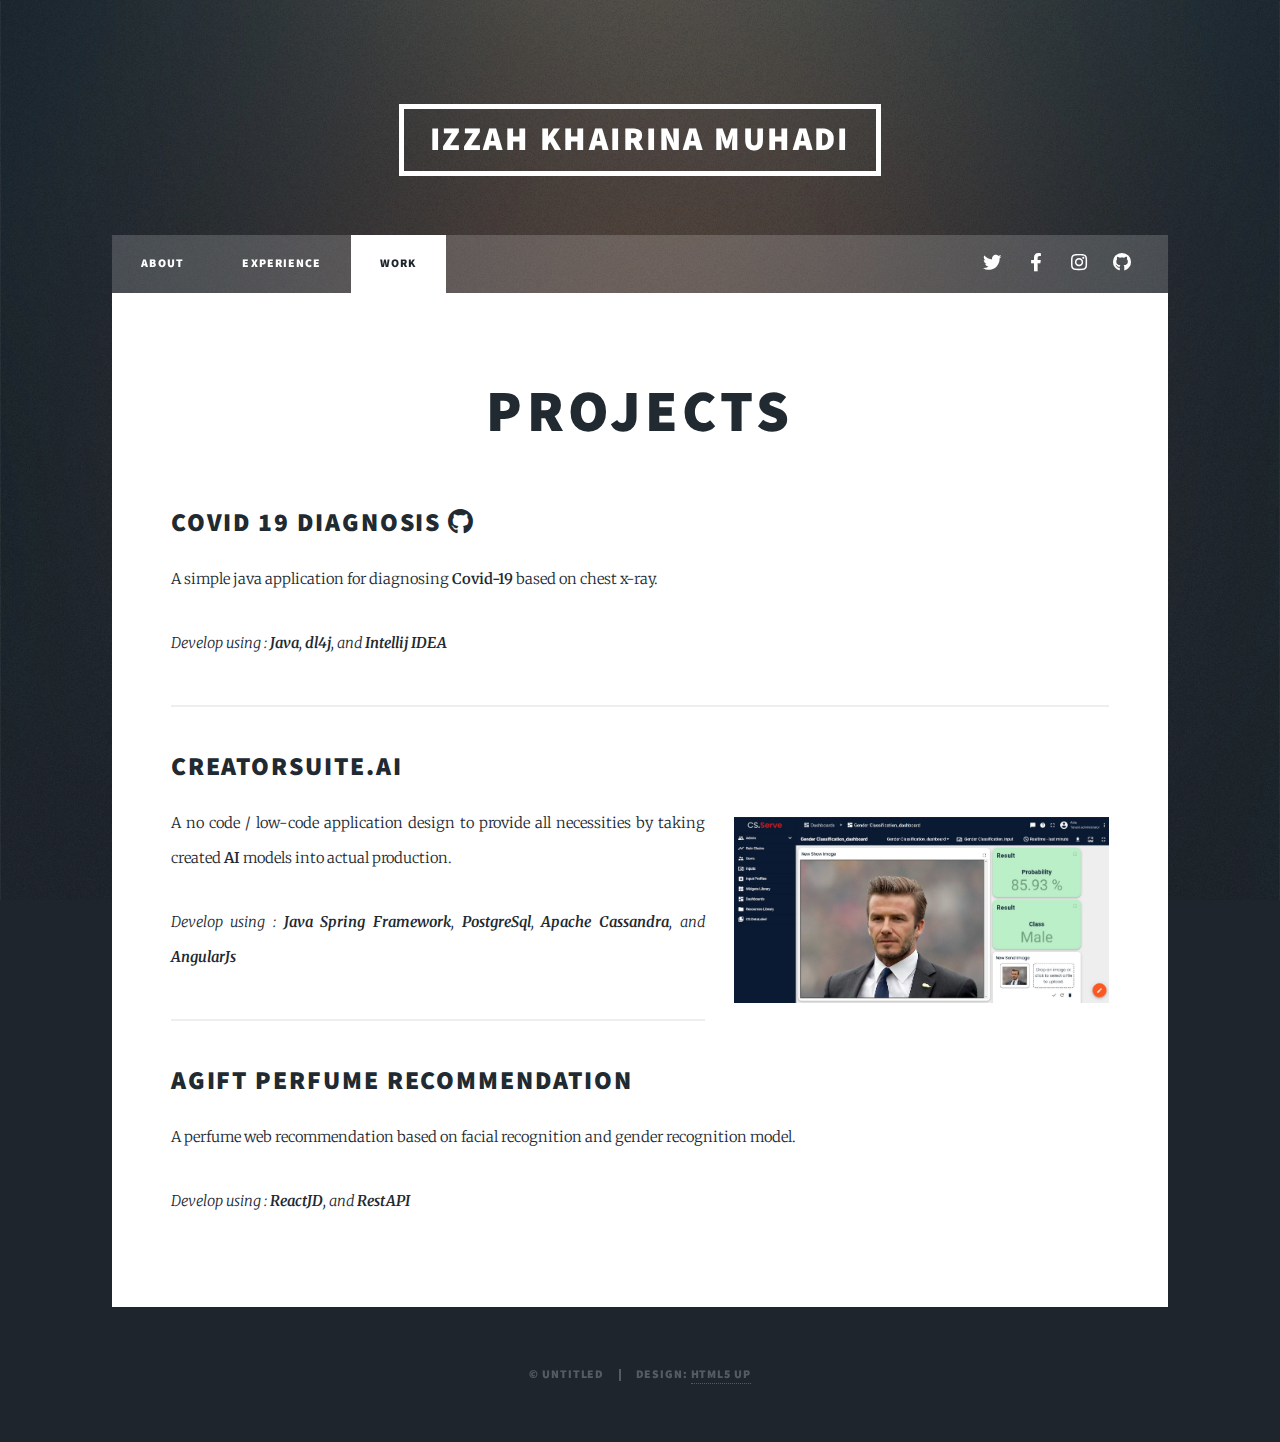
<file: src/work.html>
<!DOCTYPE HTML>
<!--
	Massively by HTML5 UP
	html5up.net | @ajlkn
	Free for personal and commercial use under the CCA 3.0 license (html5up.net/license)
-->
<html>
	<head>
		<title>Izzah Khairina Muhadi</title>
		<meta charset="utf-8" />
		<meta name="viewport" content="width=device-width, initial-scale=1, user-scalable=no" />
		<link rel="stylesheet" href="../assets/css/main.css" />
		<noscript><link rel="stylesheet" href="../assets/css/noscript.css" /></noscript>
	</head>
	<body class="is-preload">

		<!-- Wrapper -->
			<div id="wrapper">

				<!-- Header -->
					<header id="header">
						<a href="../index.html" class="logo">Izzah Khairina Muhadi</a>
					</header>

				<!-- Nav -->
					<nav id="nav">
						<ul class="links">
							<li><a href="../index.html">About</a></li>
							<li><a href="experience.html">Experience</a></li>
							<li class="active"><a href="work.html">Work</a></li>
						</ul>
						<ul class="icons">
							<li><a href="#" class="icon brands fa-twitter"><span class="label">Twitter</span></a></li>
							<li><a href="#" class="icon brands fa-facebook-f"><span class="label">Facebook</span></a></li>
							<li><a href="#" class="icon brands fa-instagram"><span class="label">Instagram</span></a></li>
							<li><a href="https://github.com/IzzahKhai" class="icon brands fa-github"><span class="label">GitHub</span></a></li>
						</ul>
					</nav>

				<!-- Main -->
					<div id="main">

						<!-- Post -->
							<section class="post">
								<header class="major">
									<h1>Projects</h1>
								</header>

								<!-- Text stuff -->
									<h2>Covid 19 Diagnosis <a href="https://github.com/IzzahKhai/Covid19-Diagnosis" class="icon brands fa-github"><span class="label">GitHub</span></a></h2>
									<p>A simple java application for diagnosing <b>Covid-19</b> based on chest x-ray.</p>
									<header>
										<p>Develop using :
											 <b>Java</b>, <b>dl4j</b>, and <b>Intellij IDEA</b></p>
									</header>
									<hr />
									<h2><a href="https://creatorsuite.ai/cs-serve/">CreatorSuite.ai</a></h2>
									<span class="image right"><img src="../images/pic10.jpg" alt="" /></span>
									<p>A no code / low-code application design to provide all necessities by taking created <b>AI </b>models into actual production.</p>
									<header>
										
										<p>Develop using :
											 <b>Java Spring Framework</b>, <b>PostgreSql</b>, <b>Apache Cassandra</b>, and
											 <b>AngularJs</b>
											 
											</p>
									</header>
									<hr />
									<h2><a href="https://agift.me/">AGift Perfume Recommendation</a></h2>
									<p>A perfume web recommendation based on facial recognition and gender recognition model.</p>
									<header>
										
										<p>Develop using :
											 <b>ReactJD</b>, and <b>RestAPI</b>											 
											</p>
									</header>
					
			</div>
			<!-- Copyright -->
			<div id="copyright">
				<ul><li>&copy; Untitled</li><li>Design: <a href="https://html5up.net">HTML5 UP</a></li></ul>
			</div>

	</div>

		<!-- Scripts -->
			<script src="../assets/js/jquery.min.js"></script>
			<script src="../assets/js/jquery.scrollex.min.js"></script>
			<script src="../assets/js/jquery.scrolly.min.js"></script>
			<script src="../assets/js/browser.min.js"></script>
			<script src="../assets/js/breakpoints.min.js"></script>
			<script src="../assets/js/util.js"></script>
			<script src="../assets/js/main.js"></script>

	</body>
</html>
</file>
<file: assets/css/main.css>
@import url(fontawesome-all.min.css);
@import url("https://fonts.googleapis.com/css?family=Merriweather:300,700,300italic,700italic|Source+Sans+Pro:900");

/*
	Massively by HTML5 UP
	html5up.net | @ajlkn
	Free for personal and commercial use under the CCA 3.0 license (html5up.net/license)
*/

html, body, div, span, applet, object,
iframe, h1, h2, h3, h4, h5, h6, p, blockquote,
pre, a, abbr, acronym, address, big, cite,
code, del, dfn, em, img, ins, kbd, q, s, samp,
small, strike, strong, sub, sup, tt, var, b,
u, i, center, dl, dt, dd, ol, ul, li, fieldset,
form, label, legend, table, caption, tbody,
tfoot, thead, tr, th, td, article, aside,
canvas, details, embed, figure, figcaption,
footer, header, hgroup, menu, nav, output, ruby,
section, summary, time, mark, audio, video {
	margin: 0;
	padding: 0;
	border: 0;
	font-size: 100%;
	font: inherit;
	vertical-align: baseline;}

article, aside, details, figcaption, figure,
footer, header, hgroup, menu, nav, section {
	display: block;}

body {
	line-height: 1;
}

ol, ul {
	list-style: none;
}

blockquote, q {
	quotes: none;
}

	blockquote:before, blockquote:after, q:before, q:after {
		content: '';
		content: none;
	}

table {
	border-collapse: collapse;
	border-spacing: 0;
}

body {
	-webkit-text-size-adjust: none;
}

mark {
	background-color: transparent;
	color: inherit;
}

input::-moz-focus-inner {
	border: 0;
	padding: 0;
}

input, select, textarea {
	-moz-appearance: none;
	-webkit-appearance: none;
	-ms-appearance: none;
	appearance: none;
}

/* Basic */

	@-ms-viewport {
		width: device-width;
	}

	body {
		-ms-overflow-style: scrollbar;
	}

	@media screen and (max-width: 480px) {

		html, body {
			min-width: 320px;
		}

	}

	html {
		box-sizing: border-box;
	}

	*, *:before, *:after {
		box-sizing: inherit;
	}

	body {
		background-color: #1e252d;
	}

		body.is-preload *, body.is-preload *:before, body.is-preload *:after {
			-moz-animation: none !important;
			-webkit-animation: none !important;
			-ms-animation: none !important;
			animation: none !important;
			-moz-transition: none !important;
			-webkit-transition: none !important;
			-ms-transition: none !important;
			transition: none !important;
		}

/* Type */

	html {
		font-size: 16pt;
	}

		@media screen and (max-width: 1680px) {

			html {
				font-size: 12pt;
			}

		}

		@media screen and (max-width: 1280px) {

			html {
				font-size: 11pt;
			}

		}

		@media screen and (max-width: 360px) {

			html {
				font-size: 10pt;
			}

		}

	body {
		color: #212931;
	}

	body, input, select, textarea {
		font-family: "Merriweather", Georgia, serif;
		font-weight: 300;
		font-size: 1rem;
		line-height: 2.375;
	}

	a {
		-moz-transition: color 0.2s ease-in-out, background-color 0.2s ease-in-out, border-color 0.2s ease-in-out, box-shadow 0.2s ease-in-out;
		-webkit-transition: color 0.2s ease-in-out, background-color 0.2s ease-in-out, border-color 0.2s ease-in-out, box-shadow 0.2s ease-in-out;
		-ms-transition: color 0.2s ease-in-out, background-color 0.2s ease-in-out, border-color 0.2s ease-in-out, box-shadow 0.2s ease-in-out;
		transition: color 0.2s ease-in-out, background-color 0.2s ease-in-out, border-color 0.2s ease-in-out, box-shadow 0.2s ease-in-out;
		border-bottom: dotted 1px;
		text-decoration: none;
	}

		a:hover {
			border-bottom-color: transparent;
		}

	strong, b {
		font-weight: 600;
	}

	em, i {
		font-style: italic;
	}

	p {
		text-align: justify;
		margin: 0 0 2rem 0;
	}

	h1, h2, h3, h4, h5, h6 {
		font-family: "Source Sans Pro", Helvetica, sans-serif;
		font-weight: 900;
		line-height: 1.5;
		letter-spacing: 0.075em;
		text-transform: uppercase;
		margin: 0 0 1rem 0;
	}

		h1 a, h2 a, h3 a, h4 a, h5 a, h6 a {
			border-bottom: 0;
			color: inherit;
			text-decoration: none;
		}

	h1 {
		font-size: 4rem;
		line-height: 1.1;
		margin: 0 0 2rem 0;
	}

	h2 {
		font-size: 1.75rem;
		line-height: 1.3;
		margin: 0 0 1.5rem 0;
	}

	h3 {
		font-size: 1.25rem;
		margin: 0 0 1.5rem 0;
	}

	h4 {
		font-size: 1rem;
	}

	h5 {
		font-size: 0.9rem;
	}

	h6 {
		font-size: 0.8rem;
	}

	sub {
		font-size: 0.8rem;
		position: relative;
		top: 0.5rem;
	}

	sup {
		font-size: 0.8rem;
		position: relative;
		top: -0.5rem;
	}

	blockquote {
		border-left: solid 4px;
		font-style: italic;
		margin: 0 0 2rem 0;
		padding: 0.5rem 0 0.5rem 2rem;
	}

	code {
		border: solid 2px;
		font-family: "Courier New", monospace;
		font-size: 0.9rem;
		margin: 0 0.25rem;
		padding: 0.25rem 0.65rem;
	}

	pre {
		-webkit-overflow-scrolling: touch;
		font-family: "Courier New", monospace;
		font-size: 0.9rem;
		margin: 0 0 2rem 0;
	}

		pre code {
			display: block;
			line-height: 1.75;
			padding: 1rem 1.5rem;
			overflow-x: auto;
		}

	hr {
		border: 0;
		border-bottom: solid 2px;
		margin: 3rem 0;
	}

		hr.major {
			margin: 5rem 0;
		}

	.align-left {
		text-align: left;
	}

	.align-center {
		text-align: center;
	}

	.align-right {
		text-align: right;
	}

	input, select, textarea {
		color: #212931;
	}

	a {
		color: #212931;
		border-bottom-color: rgba(33, 41, 49, 0.5);
	}

		a:hover {
			border-bottom-color: transparent;
			color: #18bfef !important;
		}

	strong, b {
		color: #212931;
	}

	h1, h2, h3, h4, h5, h6 {
		color: #212931;
	}

	blockquote {
		border-left-color: #eeeeee;
	}

	code {
		background: rgba(220, 220, 220, 0.25);
		border-color: #eeeeee;
	}

	hr {
		border-bottom-color: #eeeeee;
	}

/* Row */

	.row {
		display: flex;
		flex-wrap: wrap;
		box-sizing: border-box;
		align-items: stretch;
	}

		.row > * {
			box-sizing: border-box;
		}

		.row.gtr-uniform > * > :last-child {
			margin-bottom: 0;
		}

		.row.aln-left {
			justify-content: flex-start;
		}

		.row.aln-center {
			justify-content: center;
		}

		.row.aln-right {
			justify-content: flex-end;
		}

		.row.aln-top {
			align-items: flex-start;
		}

		.row.aln-middle {
			align-items: center;
		}

		.row.aln-bottom {
			align-items: flex-end;
		}

		.row > .imp {
			order: -1;
		}

		.row > .col-1 {
			width: 8.33333%;
		}

		.row > .off-1 {
			margin-left: 8.33333%;
		}

		.row > .col-2 {
			width: 16.66667%;
		}

		.row > .off-2 {
			margin-left: 16.66667%;
		}

		.row > .col-3 {
			width: 25%;
		}

		.row > .off-3 {
			margin-left: 25%;
		}

		.row > .col-4 {
			width: 33.33333%;
		}

		.row > .off-4 {
			margin-left: 33.33333%;
		}

		.row > .col-5 {
			width: 41.66667%;
		}

		.row > .off-5 {
			margin-left: 41.66667%;
		}

		.row > .col-6 {
			width: 50%;
		}

		.row > .off-6 {
			margin-left: 50%;
		}

		.row > .col-7 {
			width: 58.33333%;
		}

		.row > .off-7 {
			margin-left: 58.33333%;
		}

		.row > .col-8 {
			width: 66.66667%;
		}

		.row > .off-8 {
			margin-left: 66.66667%;
		}

		.row > .col-9 {
			width: 75%;
		}

		.row > .off-9 {
			margin-left: 75%;
		}

		.row > .col-10 {
			width: 83.33333%;
		}

		.row > .off-10 {
			margin-left: 83.33333%;
		}

		.row > .col-11 {
			width: 91.66667%;
		}

		.row > .off-11 {
			margin-left: 91.66667%;
		}

		.row > .col-12 {
			width: 100%;
		}

		.row > .off-12 {
			margin-left: 100%;
		}

		.row.gtr-0 {
			margin-top: 0;
			margin-left: 0rem;
		}

			.row.gtr-0 > * {
				padding: 0 0 0 0rem;
			}

			.row.gtr-0.gtr-uniform {
				margin-top: 0rem;
			}

				.row.gtr-0.gtr-uniform > * {
					padding-top: 0rem;
				}

		.row.gtr-25 {
			margin-top: 0;
			margin-left: -0.375rem;
		}

			.row.gtr-25 > * {
				padding: 0 0 0 0.375rem;
			}

			.row.gtr-25.gtr-uniform {
				margin-top: -0.375rem;
			}

				.row.gtr-25.gtr-uniform > * {
					padding-top: 0.375rem;
				}

		.row.gtr-50 {
			margin-top: 0;
			margin-left: -0.75rem;
		}

			.row.gtr-50 > * {
				padding: 0 0 0 0.75rem;
			}

			.row.gtr-50.gtr-uniform {
				margin-top: -0.75rem;
			}

				.row.gtr-50.gtr-uniform > * {
					padding-top: 0.75rem;
				}

		.row {
			margin-top: 0;
			margin-left: -1.5rem;
		}

			.row > * {
				padding: 0 0 0 1.5rem;
			}

			.row.gtr-uniform {
				margin-top: -1.5rem;
			}

				.row.gtr-uniform > * {
					padding-top: 1.5rem;
				}

		.row.gtr-150 {
			margin-top: 0;
			margin-left: -2.25rem;
		}

			.row.gtr-150 > * {
				padding: 0 0 0 2.25rem;
			}

			.row.gtr-150.gtr-uniform {
				margin-top: -2.25rem;
			}

				.row.gtr-150.gtr-uniform > * {
					padding-top: 2.25rem;
				}

		.row.gtr-200 {
			margin-top: 0;
			margin-left: -3rem;
		}

			.row.gtr-200 > * {
				padding: 0 0 0 3rem;
			}

			.row.gtr-200.gtr-uniform {
				margin-top: -3rem;
			}

				.row.gtr-200.gtr-uniform > * {
					padding-top: 3rem;
				}

		@media screen and (max-width: 1680px) {

			.row {
				display: flex;
				flex-wrap: wrap;
				box-sizing: border-box;
				align-items: stretch;
			}

				.row > * {
					box-sizing: border-box;
				}

				.row.gtr-uniform > * > :last-child {
					margin-bottom: 0;
				}

				.row.aln-left {
					justify-content: flex-start;
				}

				.row.aln-center {
					justify-content: center;
				}

				.row.aln-right {
					justify-content: flex-end;
				}

				.row.aln-top {
					align-items: flex-start;
				}

				.row.aln-middle {
					align-items: center;
				}

				.row.aln-bottom {
					align-items: flex-end;
				}

				.row > .imp-xlarge {
					order: -1;
				}

				.row > .col-1-xlarge {
					width: 8.33333%;
				}

				.row > .off-1-xlarge {
					margin-left: 8.33333%;
				}

				.row > .col-2-xlarge {
					width: 16.66667%;
				}

				.row > .off-2-xlarge {
					margin-left: 16.66667%;
				}

				.row > .col-3-xlarge {
					width: 25%;
				}

				.row > .off-3-xlarge {
					margin-left: 25%;
				}

				.row > .col-4-xlarge {
					width: 33.33333%;
				}

				.row > .off-4-xlarge {
					margin-left: 33.33333%;
				}

				.row > .col-5-xlarge {
					width: 41.66667%;
				}

				.row > .off-5-xlarge {
					margin-left: 41.66667%;
				}

				.row > .col-6-xlarge {
					width: 50%;
				}

				.row > .off-6-xlarge {
					margin-left: 50%;
				}

				.row > .col-7-xlarge {
					width: 58.33333%;
				}

				.row > .off-7-xlarge {
					margin-left: 58.33333%;
				}

				.row > .col-8-xlarge {
					width: 66.66667%;
				}

				.row > .off-8-xlarge {
					margin-left: 66.66667%;
				}

				.row > .col-9-xlarge {
					width: 75%;
				}

				.row > .off-9-xlarge {
					margin-left: 75%;
				}

				.row > .col-10-xlarge {
					width: 83.33333%;
				}

				.row > .off-10-xlarge {
					margin-left: 83.33333%;
				}

				.row > .col-11-xlarge {
					width: 91.66667%;
				}

				.row > .off-11-xlarge {
					margin-left: 91.66667%;
				}

				.row > .col-12-xlarge {
					width: 100%;
				}

				.row > .off-12-xlarge {
					margin-left: 100%;
				}

				.row.gtr-0 {
					margin-top: 0;
					margin-left: 0rem;
				}

					.row.gtr-0 > * {
						padding: 0 0 0 0rem;
					}

					.row.gtr-0.gtr-uniform {
						margin-top: 0rem;
					}

						.row.gtr-0.gtr-uniform > * {
							padding-top: 0rem;
						}

				.row.gtr-25 {
					margin-top: 0;
					margin-left: -0.375rem;
				}

					.row.gtr-25 > * {
						padding: 0 0 0 0.375rem;
					}

					.row.gtr-25.gtr-uniform {
						margin-top: -0.375rem;
					}

						.row.gtr-25.gtr-uniform > * {
							padding-top: 0.375rem;
						}

				.row.gtr-50 {
					margin-top: 0;
					margin-left: -0.75rem;
				}

					.row.gtr-50 > * {
						padding: 0 0 0 0.75rem;
					}

					.row.gtr-50.gtr-uniform {
						margin-top: -0.75rem;
					}

						.row.gtr-50.gtr-uniform > * {
							padding-top: 0.75rem;
						}

				.row {
					margin-top: 0;
					margin-left: -1.5rem;
				}

					.row > * {
						padding: 0 0 0 1.5rem;
					}

					.row.gtr-uniform {
						margin-top: -1.5rem;
					}

						.row.gtr-uniform > * {
							padding-top: 1.5rem;
						}

				.row.gtr-150 {
					margin-top: 0;
					margin-left: -2.25rem;
				}

					.row.gtr-150 > * {
						padding: 0 0 0 2.25rem;
					}

					.row.gtr-150.gtr-uniform {
						margin-top: -2.25rem;
					}

						.row.gtr-150.gtr-uniform > * {
							padding-top: 2.25rem;
						}

				.row.gtr-200 {
					margin-top: 0;
					margin-left: -3rem;
				}

					.row.gtr-200 > * {
						padding: 0 0 0 3rem;
					}

					.row.gtr-200.gtr-uniform {
						margin-top: -3rem;
					}

						.row.gtr-200.gtr-uniform > * {
							padding-top: 3rem;
						}

		}

		@media screen and (max-width: 1280px) {

			.row {
				display: flex;
				flex-wrap: wrap;
				box-sizing: border-box;
				align-items: stretch;
			}

				.row > * {
					box-sizing: border-box;
				}

				.row.gtr-uniform > * > :last-child {
					margin-bottom: 0;
				}

				.row.aln-left {
					justify-content: flex-start;
				}

				.row.aln-center {
					justify-content: center;
				}

				.row.aln-right {
					justify-content: flex-end;
				}

				.row.aln-top {
					align-items: flex-start;
				}

				.row.aln-middle {
					align-items: center;
				}

				.row.aln-bottom {
					align-items: flex-end;
				}

				.row > .imp-large {
					order: -1;
				}

				.row > .col-1-large {
					width: 8.33333%;
				}

				.row > .off-1-large {
					margin-left: 8.33333%;
				}

				.row > .col-2-large {
					width: 16.66667%;
				}

				.row > .off-2-large {
					margin-left: 16.66667%;
				}

				.row > .col-3-large {
					width: 25%;
				}

				.row > .off-3-large {
					margin-left: 25%;
				}

				.row > .col-4-large {
					width: 33.33333%;
				}

				.row > .off-4-large {
					margin-left: 33.33333%;
				}

				.row > .col-5-large {
					width: 41.66667%;
				}

				.row > .off-5-large {
					margin-left: 41.66667%;
				}

				.row > .col-6-large {
					width: 50%;
				}

				.row > .off-6-large {
					margin-left: 50%;
				}

				.row > .col-7-large {
					width: 58.33333%;
				}

				.row > .off-7-large {
					margin-left: 58.33333%;
				}

				.row > .col-8-large {
					width: 66.66667%;
				}

				.row > .off-8-large {
					margin-left: 66.66667%;
				}

				.row > .col-9-large {
					width: 75%;
				}

				.row > .off-9-large {
					margin-left: 75%;
				}

				.row > .col-10-large {
					width: 83.33333%;
				}

				.row > .off-10-large {
					margin-left: 83.33333%;
				}

				.row > .col-11-large {
					width: 91.66667%;
				}

				.row > .off-11-large {
					margin-left: 91.66667%;
				}

				.row > .col-12-large {
					width: 100%;
				}

				.row > .off-12-large {
					margin-left: 100%;
				}

				.row.gtr-0 {
					margin-top: 0;
					margin-left: 0rem;
				}

					.row.gtr-0 > * {
						padding: 0 0 0 0rem;
					}

					.row.gtr-0.gtr-uniform {
						margin-top: 0rem;
					}

						.row.gtr-0.gtr-uniform > * {
							padding-top: 0rem;
						}

				.row.gtr-25 {
					margin-top: 0;
					margin-left: -0.375rem;
				}

					.row.gtr-25 > * {
						padding: 0 0 0 0.375rem;
					}

					.row.gtr-25.gtr-uniform {
						margin-top: -0.375rem;
					}

						.row.gtr-25.gtr-uniform > * {
							padding-top: 0.375rem;
						}

				.row.gtr-50 {
					margin-top: 0;
					margin-left: -0.75rem;
				}

					.row.gtr-50 > * {
						padding: 0 0 0 0.75rem;
					}

					.row.gtr-50.gtr-uniform {
						margin-top: -0.75rem;
					}

						.row.gtr-50.gtr-uniform > * {
							padding-top: 0.75rem;
						}

				.row {
					margin-top: 0;
					margin-left: -1.5rem;
				}

					.row > * {
						padding: 0 0 0 1.5rem;
					}

					.row.gtr-uniform {
						margin-top: -1.5rem;
					}

						.row.gtr-uniform > * {
							padding-top: 1.5rem;
						}

				.row.gtr-150 {
					margin-top: 0;
					margin-left: -2.25rem;
				}

					.row.gtr-150 > * {
						padding: 0 0 0 2.25rem;
					}

					.row.gtr-150.gtr-uniform {
						margin-top: -2.25rem;
					}

						.row.gtr-150.gtr-uniform > * {
							padding-top: 2.25rem;
						}

				.row.gtr-200 {
					margin-top: 0;
					margin-left: -3rem;
				}

					.row.gtr-200 > * {
						padding: 0 0 0 3rem;
					}

					.row.gtr-200.gtr-uniform {
						margin-top: -3rem;
					}

						.row.gtr-200.gtr-uniform > * {
							padding-top: 3rem;
						}

		}

		@media screen and (max-width: 980px) {

			.row {
				display: flex;
				flex-wrap: wrap;
				box-sizing: border-box;
				align-items: stretch;
			}

				.row > * {
					box-sizing: border-box;
				}

				.row.gtr-uniform > * > :last-child {
					margin-bottom: 0;
				}

				.row.aln-left {
					justify-content: flex-start;
				}

				.row.aln-center {
					justify-content: center;
				}

				.row.aln-right {
					justify-content: flex-end;
				}

				.row.aln-top {
					align-items: flex-start;
				}

				.row.aln-middle {
					align-items: center;
				}

				.row.aln-bottom {
					align-items: flex-end;
				}

				.row > .imp-medium {
					order: -1;
				}

				.row > .col-1-medium {
					width: 8.33333%;
				}

				.row > .off-1-medium {
					margin-left: 8.33333%;
				}

				.row > .col-2-medium {
					width: 16.66667%;
				}

				.row > .off-2-medium {
					margin-left: 16.66667%;
				}

				.row > .col-3-medium {
					width: 25%;
				}

				.row > .off-3-medium {
					margin-left: 25%;
				}

				.row > .col-4-medium {
					width: 33.33333%;
				}

				.row > .off-4-medium {
					margin-left: 33.33333%;
				}

				.row > .col-5-medium {
					width: 41.66667%;
				}

				.row > .off-5-medium {
					margin-left: 41.66667%;
				}

				.row > .col-6-medium {
					width: 50%;
				}

				.row > .off-6-medium {
					margin-left: 50%;
				}

				.row > .col-7-medium {
					width: 58.33333%;
				}

				.row > .off-7-medium {
					margin-left: 58.33333%;
				}

				.row > .col-8-medium {
					width: 66.66667%;
				}

				.row > .off-8-medium {
					margin-left: 66.66667%;
				}

				.row > .col-9-medium {
					width: 75%;
				}

				.row > .off-9-medium {
					margin-left: 75%;
				}

				.row > .col-10-medium {
					width: 83.33333%;
				}

				.row > .off-10-medium {
					margin-left: 83.33333%;
				}

				.row > .col-11-medium {
					width: 91.66667%;
				}

				.row > .off-11-medium {
					margin-left: 91.66667%;
				}

				.row > .col-12-medium {
					width: 100%;
				}

				.row > .off-12-medium {
					margin-left: 100%;
				}

				.row.gtr-0 {
					margin-top: 0;
					margin-left: 0rem;
				}

					.row.gtr-0 > * {
						padding: 0 0 0 0rem;
					}

					.row.gtr-0.gtr-uniform {
						margin-top: 0rem;
					}

						.row.gtr-0.gtr-uniform > * {
							padding-top: 0rem;
						}

				.row.gtr-25 {
					margin-top: 0;
					margin-left: -0.375rem;
				}

					.row.gtr-25 > * {
						padding: 0 0 0 0.375rem;
					}

					.row.gtr-25.gtr-uniform {
						margin-top: -0.375rem;
					}

						.row.gtr-25.gtr-uniform > * {
							padding-top: 0.375rem;
						}

				.row.gtr-50 {
					margin-top: 0;
					margin-left: -0.75rem;
				}

					.row.gtr-50 > * {
						padding: 0 0 0 0.75rem;
					}

					.row.gtr-50.gtr-uniform {
						margin-top: -0.75rem;
					}

						.row.gtr-50.gtr-uniform > * {
							padding-top: 0.75rem;
						}

				.row {
					margin-top: 0;
					margin-left: -1.5rem;
				}

					.row > * {
						padding: 0 0 0 1.5rem;
					}

					.row.gtr-uniform {
						margin-top: -1.5rem;
					}

						.row.gtr-uniform > * {
							padding-top: 1.5rem;
						}

				.row.gtr-150 {
					margin-top: 0;
					margin-left: -2.25rem;
				}

					.row.gtr-150 > * {
						padding: 0 0 0 2.25rem;
					}

					.row.gtr-150.gtr-uniform {
						margin-top: -2.25rem;
					}

						.row.gtr-150.gtr-uniform > * {
							padding-top: 2.25rem;
						}

				.row.gtr-200 {
					margin-top: 0;
					margin-left: -3rem;
				}

					.row.gtr-200 > * {
						padding: 0 0 0 3rem;
					}

					.row.gtr-200.gtr-uniform {
						margin-top: -3rem;
					}

						.row.gtr-200.gtr-uniform > * {
							padding-top: 3rem;
						}

		}

		@media screen and (max-width: 736px) {

			.row {
				display: flex;
				flex-wrap: wrap;
				box-sizing: border-box;
				align-items: stretch;
			}

				.row > * {
					box-sizing: border-box;
				}

				.row.gtr-uniform > * > :last-child {
					margin-bottom: 0;
				}

				.row.aln-left {
					justify-content: flex-start;
				}

				.row.aln-center {
					justify-content: center;
				}

				.row.aln-right {
					justify-content: flex-end;
				}

				.row.aln-top {
					align-items: flex-start;
				}

				.row.aln-middle {
					align-items: center;
				}

				.row.aln-bottom {
					align-items: flex-end;
				}

				.row > .imp-small {
					order: -1;
				}

				.row > .col-1-small {
					width: 8.33333%;
				}

				.row > .off-1-small {
					margin-left: 8.33333%;
				}

				.row > .col-2-small {
					width: 16.66667%;
				}

				.row > .off-2-small {
					margin-left: 16.66667%;
				}

				.row > .col-3-small {
					width: 25%;
				}

				.row > .off-3-small {
					margin-left: 25%;
				}

				.row > .col-4-small {
					width: 33.33333%;
				}

				.row > .off-4-small {
					margin-left: 33.33333%;
				}

				.row > .col-5-small {
					width: 41.66667%;
				}

				.row > .off-5-small {
					margin-left: 41.66667%;
				}

				.row > .col-6-small {
					width: 50%;
				}

				.row > .off-6-small {
					margin-left: 50%;
				}

				.row > .col-7-small {
					width: 58.33333%;
				}

				.row > .off-7-small {
					margin-left: 58.33333%;
				}

				.row > .col-8-small {
					width: 66.66667%;
				}

				.row > .off-8-small {
					margin-left: 66.66667%;
				}

				.row > .col-9-small {
					width: 75%;
				}

				.row > .off-9-small {
					margin-left: 75%;
				}

				.row > .col-10-small {
					width: 83.33333%;
				}

				.row > .off-10-small {
					margin-left: 83.33333%;
				}

				.row > .col-11-small {
					width: 91.66667%;
				}

				.row > .off-11-small {
					margin-left: 91.66667%;
				}

				.row > .col-12-small {
					width: 100%;
				}

				.row > .off-12-small {
					margin-left: 100%;
				}

				.row.gtr-0 {
					margin-top: 0;
					margin-left: 0rem;
				}

					.row.gtr-0 > * {
						padding: 0 0 0 0rem;
					}

					.row.gtr-0.gtr-uniform {
						margin-top: 0rem;
					}

						.row.gtr-0.gtr-uniform > * {
							padding-top: 0rem;
						}

				.row.gtr-25 {
					margin-top: 0;
					margin-left: -0.375rem;
				}

					.row.gtr-25 > * {
						padding: 0 0 0 0.375rem;
					}

					.row.gtr-25.gtr-uniform {
						margin-top: -0.375rem;
					}

						.row.gtr-25.gtr-uniform > * {
							padding-top: 0.375rem;
						}

				.row.gtr-50 {
					margin-top: 0;
					margin-left: -0.75rem;
				}

					.row.gtr-50 > * {
						padding: 0 0 0 0.75rem;
					}

					.row.gtr-50.gtr-uniform {
						margin-top: -0.75rem;
					}

						.row.gtr-50.gtr-uniform > * {
							padding-top: 0.75rem;
						}

				.row {
					margin-top: 0;
					margin-left: -1.5rem;
				}

					.row > * {
						padding: 0 0 0 1.5rem;
					}

					.row.gtr-uniform {
						margin-top: -1.5rem;
					}

						.row.gtr-uniform > * {
							padding-top: 1.5rem;
						}

				.row.gtr-150 {
					margin-top: 0;
					margin-left: -2.25rem;
				}

					.row.gtr-150 > * {
						padding: 0 0 0 2.25rem;
					}

					.row.gtr-150.gtr-uniform {
						margin-top: -2.25rem;
					}

						.row.gtr-150.gtr-uniform > * {
							padding-top: 2.25rem;
						}

				.row.gtr-200 {
					margin-top: 0;
					margin-left: -3rem;
				}

					.row.gtr-200 > * {
						padding: 0 0 0 3rem;
					}

					.row.gtr-200.gtr-uniform {
						margin-top: -3rem;
					}

						.row.gtr-200.gtr-uniform > * {
							padding-top: 3rem;
						}

		}

		@media screen and (max-width: 480px) {

			.row {
				display: flex;
				flex-wrap: wrap;
				box-sizing: border-box;
				align-items: stretch;
			}

				.row > * {
					box-sizing: border-box;
				}

				.row.gtr-uniform > * > :last-child {
					margin-bottom: 0;
				}

				.row.aln-left {
					justify-content: flex-start;
				}

				.row.aln-center {
					justify-content: center;
				}

				.row.aln-right {
					justify-content: flex-end;
				}

				.row.aln-top {
					align-items: flex-start;
				}

				.row.aln-middle {
					align-items: center;
				}

				.row.aln-bottom {
					align-items: flex-end;
				}

				.row > .imp-xsmall {
					order: -1;
				}

				.row > .col-1-xsmall {
					width: 8.33333%;
				}

				.row > .off-1-xsmall {
					margin-left: 8.33333%;
				}

				.row > .col-2-xsmall {
					width: 16.66667%;
				}

				.row > .off-2-xsmall {
					margin-left: 16.66667%;
				}

				.row > .col-3-xsmall {
					width: 25%;
				}

				.row > .off-3-xsmall {
					margin-left: 25%;
				}

				.row > .col-4-xsmall {
					width: 33.33333%;
				}

				.row > .off-4-xsmall {
					margin-left: 33.33333%;
				}

				.row > .col-5-xsmall {
					width: 41.66667%;
				}

				.row > .off-5-xsmall {
					margin-left: 41.66667%;
				}

				.row > .col-6-xsmall {
					width: 50%;
				}

				.row > .off-6-xsmall {
					margin-left: 50%;
				}

				.row > .col-7-xsmall {
					width: 58.33333%;
				}

				.row > .off-7-xsmall {
					margin-left: 58.33333%;
				}

				.row > .col-8-xsmall {
					width: 66.66667%;
				}

				.row > .off-8-xsmall {
					margin-left: 66.66667%;
				}

				.row > .col-9-xsmall {
					width: 75%;
				}

				.row > .off-9-xsmall {
					margin-left: 75%;
				}

				.row > .col-10-xsmall {
					width: 83.33333%;
				}

				.row > .off-10-xsmall {
					margin-left: 83.33333%;
				}

				.row > .col-11-xsmall {
					width: 91.66667%;
				}

				.row > .off-11-xsmall {
					margin-left: 91.66667%;
				}

				.row > .col-12-xsmall {
					width: 100%;
				}

				.row > .off-12-xsmall {
					margin-left: 100%;
				}

				.row.gtr-0 {
					margin-top: 0;
					margin-left: 0rem;
				}

					.row.gtr-0 > * {
						padding: 0 0 0 0rem;
					}

					.row.gtr-0.gtr-uniform {
						margin-top: 0rem;
					}

						.row.gtr-0.gtr-uniform > * {
							padding-top: 0rem;
						}

				.row.gtr-25 {
					margin-top: 0;
					margin-left: -0.375rem;
				}

					.row.gtr-25 > * {
						padding: 0 0 0 0.375rem;
					}

					.row.gtr-25.gtr-uniform {
						margin-top: -0.375rem;
					}

						.row.gtr-25.gtr-uniform > * {
							padding-top: 0.375rem;
						}

				.row.gtr-50 {
					margin-top: 0;
					margin-left: -0.75rem;
				}

					.row.gtr-50 > * {
						padding: 0 0 0 0.75rem;
					}

					.row.gtr-50.gtr-uniform {
						margin-top: -0.75rem;
					}

						.row.gtr-50.gtr-uniform > * {
							padding-top: 0.75rem;
						}

				.row {
					margin-top: 0;
					margin-left: -1.5rem;
				}

					.row > * {
						padding: 0 0 0 1.5rem;
					}

					.row.gtr-uniform {
						margin-top: -1.5rem;
					}

						.row.gtr-uniform > * {
							padding-top: 1.5rem;
						}

				.row.gtr-150 {
					margin-top: 0;
					margin-left: -2.25rem;
				}

					.row.gtr-150 > * {
						padding: 0 0 0 2.25rem;
					}

					.row.gtr-150.gtr-uniform {
						margin-top: -2.25rem;
					}

						.row.gtr-150.gtr-uniform > * {
							padding-top: 2.25rem;
						}

				.row.gtr-200 {
					margin-top: 0;
					margin-left: -3rem;
				}

					.row.gtr-200 > * {
						padding: 0 0 0 3rem;
					}

					.row.gtr-200.gtr-uniform {
						margin-top: -3rem;
					}

						.row.gtr-200.gtr-uniform > * {
							padding-top: 3rem;
						}

		}

		@media screen and (max-width: 360px) {

			.row {
				display: flex;
				flex-wrap: wrap;
				box-sizing: border-box;
				align-items: stretch;
			}

				.row > * {
					box-sizing: border-box;
				}

				.row.gtr-uniform > * > :last-child {
					margin-bottom: 0;
				}

				.row.aln-left {
					justify-content: flex-start;
				}

				.row.aln-center {
					justify-content: center;
				}

				.row.aln-right {
					justify-content: flex-end;
				}

				.row.aln-top {
					align-items: flex-start;
				}

				.row.aln-middle {
					align-items: center;
				}

				.row.aln-bottom {
					align-items: flex-end;
				}

				.row > .imp-xxsmall {
					order: -1;
				}

				.row > .col-1-xxsmall {
					width: 8.33333%;
				}

				.row > .off-1-xxsmall {
					margin-left: 8.33333%;
				}

				.row > .col-2-xxsmall {
					width: 16.66667%;
				}

				.row > .off-2-xxsmall {
					margin-left: 16.66667%;
				}

				.row > .col-3-xxsmall {
					width: 25%;
				}

				.row > .off-3-xxsmall {
					margin-left: 25%;
				}

				.row > .col-4-xxsmall {
					width: 33.33333%;
				}

				.row > .off-4-xxsmall {
					margin-left: 33.33333%;
				}

				.row > .col-5-xxsmall {
					width: 41.66667%;
				}

				.row > .off-5-xxsmall {
					margin-left: 41.66667%;
				}

				.row > .col-6-xxsmall {
					width: 50%;
				}

				.row > .off-6-xxsmall {
					margin-left: 50%;
				}

				.row > .col-7-xxsmall {
					width: 58.33333%;
				}

				.row > .off-7-xxsmall {
					margin-left: 58.33333%;
				}

				.row > .col-8-xxsmall {
					width: 66.66667%;
				}

				.row > .off-8-xxsmall {
					margin-left: 66.66667%;
				}

				.row > .col-9-xxsmall {
					width: 75%;
				}

				.row > .off-9-xxsmall {
					margin-left: 75%;
				}

				.row > .col-10-xxsmall {
					width: 83.33333%;
				}

				.row > .off-10-xxsmall {
					margin-left: 83.33333%;
				}

				.row > .col-11-xxsmall {
					width: 91.66667%;
				}

				.row > .off-11-xxsmall {
					margin-left: 91.66667%;
				}

				.row > .col-12-xxsmall {
					width: 100%;
				}

				.row > .off-12-xxsmall {
					margin-left: 100%;
				}

				.row.gtr-0 {
					margin-top: 0;
					margin-left: 0rem;
				}

					.row.gtr-0 > * {
						padding: 0 0 0 0rem;
					}

					.row.gtr-0.gtr-uniform {
						margin-top: 0rem;
					}

						.row.gtr-0.gtr-uniform > * {
							padding-top: 0rem;
						}

				.row.gtr-25 {
					margin-top: 0;
					margin-left: -0.375rem;
				}

					.row.gtr-25 > * {
						padding: 0 0 0 0.375rem;
					}

					.row.gtr-25.gtr-uniform {
						margin-top: -0.375rem;
					}

						.row.gtr-25.gtr-uniform > * {
							padding-top: 0.375rem;
						}

				.row.gtr-50 {
					margin-top: 0;
					margin-left: -0.75rem;
				}

					.row.gtr-50 > * {
						padding: 0 0 0 0.75rem;
					}

					.row.gtr-50.gtr-uniform {
						margin-top: -0.75rem;
					}

						.row.gtr-50.gtr-uniform > * {
							padding-top: 0.75rem;
						}

				.row {
					margin-top: 0;
					margin-left: -1.5rem;
				}

					.row > * {
						padding: 0 0 0 1.5rem;
					}

					.row.gtr-uniform {
						margin-top: -1.5rem;
					}

						.row.gtr-uniform > * {
							padding-top: 1.5rem;
						}

				.row.gtr-150 {
					margin-top: 0;
					margin-left: -2.25rem;
				}

					.row.gtr-150 > * {
						padding: 0 0 0 2.25rem;
					}

					.row.gtr-150.gtr-uniform {
						margin-top: -2.25rem;
					}

						.row.gtr-150.gtr-uniform > * {
							padding-top: 2.25rem;
						}

				.row.gtr-200 {
					margin-top: 0;
					margin-left: -3rem;
				}

					.row.gtr-200 > * {
						padding: 0 0 0 3rem;
					}

					.row.gtr-200.gtr-uniform {
						margin-top: -3rem;
					}

						.row.gtr-200.gtr-uniform > * {
							padding-top: 3rem;
						}

		}

/* Box */

	.box {
		border: solid 2px;
		margin-bottom: 2rem;
		padding: 1.5rem;
	}

		.box > :last-child,
		.box > :last-child > :last-child,
		.box > :last-child > :last-child > :last-child {
			margin-bottom: 0;
		}

		.box.alt {
			border: 0;
			border-radius: 0;
			padding: 0;
		}

	.box {
		border-color: #eeeeee;
	}

/* Button */

	input[type="submit"],
	input[type="reset"],
	input[type="button"],
	button,
	.button {
		-moz-appearance: none;
		-webkit-appearance: none;
		-ms-appearance: none;
		appearance: none;
		-moz-transition: background-color 0.2s ease-in-out, box-shadow 0.2s ease-in-out, color 0.2s ease-in-out;
		-webkit-transition: background-color 0.2s ease-in-out, box-shadow 0.2s ease-in-out, color 0.2s ease-in-out;
		-ms-transition: background-color 0.2s ease-in-out, box-shadow 0.2s ease-in-out, color 0.2s ease-in-out;
		transition: background-color 0.2s ease-in-out, box-shadow 0.2s ease-in-out, color 0.2s ease-in-out;
		border: 0;
		border-radius: 0;
		cursor: pointer;
		display: inline-block;
		font-family: "Source Sans Pro", Helvetica, sans-serif;
		font-size: 0.8rem;
		font-weight: 900;
		letter-spacing: 0.075em;
		height: 3rem;
		line-height: 3rem;
		padding: 0 2rem;
		text-align: center;
		text-decoration: none;
		text-transform: uppercase;
		white-space: nowrap;
	}

		input[type="submit"].icon:before,
		input[type="reset"].icon:before,
		input[type="button"].icon:before,
		button.icon:before,
		.button.icon:before {
			margin-right: 0.5rem;
		}

		input[type="submit"].icon.solo,
		input[type="reset"].icon.solo,
		input[type="button"].icon.solo,
		button.icon.solo,
		.button.icon.solo {
			position: relative;
			width: 4rem;
			height: 4rem;
			line-height: 4rem;
			border-radius: 4rem;
			text-indent: 4rem;
			overflow: hidden;
			padding: 0;
			white-space: nowrap;
		}

			input[type="submit"].icon.solo:before,
			input[type="reset"].icon.solo:before,
			input[type="button"].icon.solo:before,
			button.icon.solo:before,
			.button.icon.solo:before {
				position: absolute;
				display: block;
				top: 0;
				left: 0;
				width: inherit;
				height: inherit;
				line-height: inherit;
				font-size: 1.25rem;
				margin-right: 0;
				text-align: center;
				text-indent: 0;
			}

		input[type="submit"].fit,
		input[type="reset"].fit,
		input[type="button"].fit,
		button.fit,
		.button.fit {
			width: 100%;
		}

		input[type="submit"].small,
		input[type="reset"].small,
		input[type="button"].small,
		button.small,
		.button.small {
			font-size: 0.7rem;
			height: 2.5rem;
			line-height: 2.5rem;
			padding: 0 1.5rem;
		}

		input[type="submit"].large,
		input[type="reset"].large,
		input[type="button"].large,
		button.large,
		.button.large {
			font-size: 0.9rem;
			height: 3.5rem;
			line-height: 3.5rem;
			padding: 0 2.75rem;
		}

		@media screen and (max-width: 980px) {

			input[type="submit"],
			input[type="reset"],
			input[type="button"],
			button,
			.button {
				font-size: 0.9rem;
				height: 3.25rem;
				line-height: 3.25rem;
			}

				input[type="submit"].large,
				input[type="reset"].large,
				input[type="button"].large,
				button.large,
				.button.large {
					font-size: 1rem;
					height: 3.75rem;
					line-height: 3.75rem;
				}

		}

		input[type="submit"].disabled, input[type="submit"]:disabled,
		input[type="reset"].disabled,
		input[type="reset"]:disabled,
		input[type="button"].disabled,
		input[type="button"]:disabled,
		button.disabled,
		button:disabled,
		.button.disabled,
		.button:disabled {
			pointer-events: none;
			opacity: 0.25;
		}

	input[type="submit"],
	input[type="reset"],
	input[type="button"],
	button,
	.button {
		background-color: transparent;
		box-shadow: inset 0 0 0 2px #212931;
		color: #212931 !important;
	}

		input[type="submit"]:hover,
		input[type="reset"]:hover,
		input[type="button"]:hover,
		button:hover,
		.button:hover {
			box-shadow: inset 0 0 0 2px #18bfef;
			color: #18bfef !important;
		}

		input[type="submit"].primary,
		input[type="reset"].primary,
		input[type="button"].primary,
		button.primary,
		.button.primary {
			background-color: #212931;
			box-shadow: none;
			color: #ffffff !important;
		}

			input[type="submit"].primary:hover,
			input[type="reset"].primary:hover,
			input[type="button"].primary:hover,
			button.primary:hover,
			.button.primary:hover {
				background-color: #18bfef;
			}

/* Form */

	form {
		margin: 0 0 2rem 0;
	}

		form > :last-child {
			margin-bottom: 0;
		}

		form > .fields {
			display: -moz-flex;
			display: -webkit-flex;
			display: -ms-flex;
			display: flex;
			-moz-flex-wrap: wrap;
			-webkit-flex-wrap: wrap;
			-ms-flex-wrap: wrap;
			flex-wrap: wrap;
			width: calc(100% + 3rem);
			margin: -1.5rem 0 2rem -1.5rem;
		}

			form > .fields > .field {
				-moz-flex-grow: 0;
				-webkit-flex-grow: 0;
				-ms-flex-grow: 0;
				flex-grow: 0;
				-moz-flex-shrink: 0;
				-webkit-flex-shrink: 0;
				-ms-flex-shrink: 0;
				flex-shrink: 0;
				padding: 1.5rem 0 0 1.5rem;
				width: calc(100% - 1.5rem);
			}

				form > .fields > .field.half {
					width: calc(50% - 0.75rem);
				}

				form > .fields > .field.third {
					width: calc(100%/3 - 0.5rem);
				}

				form > .fields > .field.quarter {
					width: calc(25% - 0.375rem);
				}

		@media screen and (max-width: 480px) {

			form > .fields {
				width: calc(100% + 3rem);
				margin: -1.5rem 0 2rem -1.5rem;
			}

				form > .fields > .field {
					padding: 1.5rem 0 0 1.5rem;
					width: calc(100% - 1.5rem);
				}

					form > .fields > .field.half {
						width: calc(100% - 1.5rem);
					}

					form > .fields > .field.third {
						width: calc(100% - 1.5rem);
					}

					form > .fields > .field.quarter {
						width: calc(100% - 1.5rem);
					}

		}

	label {
		display: block;
		font-family: "Source Sans Pro", Helvetica, sans-serif;
		font-weight: 900;
		line-height: 1.5;
		letter-spacing: 0.075em;
		font-size: 0.8rem;
		text-transform: uppercase;
		margin: 0 0 0.75rem 0;
	}

		@media screen and (max-width: 980px) {

			label {
				font-size: 0.9rem;
			}

		}

	input[type="text"],
	input[type="password"],
	input[type="email"],
	select,
	textarea {
		-moz-appearance: none;
		-webkit-appearance: none;
		-ms-appearance: none;
		appearance: none;
		background: transparent;
		border-radius: 0;
		border: solid 2px;
		color: inherit;
		display: block;
		outline: 0;
		padding: 0 1rem;
		text-decoration: none;
		width: 100%;
	}

		input[type="text"]:invalid,
		input[type="password"]:invalid,
		input[type="email"]:invalid,
		select:invalid,
		textarea:invalid {
			box-shadow: none;
		}

	select {
		background-size: 1.25rem;
		background-repeat: no-repeat;
		background-position: calc(100% - 1rem) center;
		height: 3rem;
		padding-right: 3rem;
		text-overflow: ellipsis;
	}

		select:focus::-ms-value {
			background-color: transparent;
		}

		select::-ms-expand {
			display: none;
		}

	input[type="text"],
	input[type="password"],
	input[type="email"],
	select {
		height: 3rem;
	}

	textarea {
		padding: 0.75rem 1rem;
	}

	input[type="checkbox"],
	input[type="radio"] {
		-moz-appearance: none;
		-webkit-appearance: none;
		-ms-appearance: none;
		appearance: none;
		display: block;
		float: left;
		margin-right: -2rem;
		opacity: 0;
		width: 1rem;
		z-index: -1;
	}

		input[type="checkbox"] + label,
		input[type="radio"] + label {
			text-decoration: none;
			cursor: pointer;
			display: inline-block;
			font-size: 1rem;
			letter-spacing: 0;
			font-family: "Merriweather", Georgia, serif;
			text-transform: none;
			font-weight: 300;
			padding-left: 2.8rem;
			padding-right: 1rem;
			position: relative;
		}

			input[type="checkbox"] + label:before,
			input[type="radio"] + label:before {
				-moz-osx-font-smoothing: grayscale;
				-webkit-font-smoothing: antialiased;
				display: inline-block;
				font-style: normal;
				font-variant: normal;
				text-rendering: auto;
				line-height: 1;
				text-transform: none !important;
				font-family: 'Font Awesome 5 Free';
				font-weight: 900;
			}

			input[type="checkbox"] + label:before,
			input[type="radio"] + label:before {
				border-radius: 0;
				border: solid 2px;
				content: '';
				display: inline-block;
				font-size: 0.8rem;
				height: 1.8rem;
				left: 0;
				line-height: 1.65rem;
				position: absolute;
				text-align: center;
				top: -0.125rem;
				width: 1.8rem;
			}

		input[type="checkbox"]:checked + label:before,
		input[type="radio"]:checked + label:before {
			content: '\f00c';
		}

	input[type="checkbox"] + label:before {
		border-radius: 0;
	}

	input[type="radio"] + label:before {
		border-radius: 100%;
	}

	::-webkit-input-placeholder {
		opacity: 1.0;
	}

	:-moz-placeholder {
		opacity: 1.0;
	}

	::-moz-placeholder {
		opacity: 1.0;
	}

	:-ms-input-placeholder {
		opacity: 1.0;
	}

	label {
		color: #212931;
	}

	input[type="text"],
	input[type="password"],
	input[type="email"],
	select,
	textarea {
		border-color: #eeeeee;
	}

		input[type="text"]:focus,
		input[type="password"]:focus,
		input[type="email"]:focus,
		select:focus,
		textarea:focus {
			border-color: #18bfef;
		}

	select {
		background-image: url("data:image/svg+xml;charset=utf8,%3Csvg xmlns='http://www.w3.org/2000/svg' width='40' height='40' preserveAspectRatio='none' viewBox='0 0 40 40'%3E%3Cpath d='M9.4,12.3l10.4,10.4l10.4-10.4c0.2-0.2,0.5-0.4,0.9-0.4c0.3,0,0.6,0.1,0.9,0.4l3.3,3.3c0.2,0.2,0.4,0.5,0.4,0.9 c0,0.4-0.1,0.6-0.4,0.9L20.7,31.9c-0.2,0.2-0.5,0.4-0.9,0.4c-0.3,0-0.6-0.1-0.9-0.4L4.3,17.3c-0.2-0.2-0.4-0.5-0.4-0.9 c0-0.4,0.1-0.6,0.4-0.9l3.3-3.3c0.2-0.2,0.5-0.4,0.9-0.4S9.1,12.1,9.4,12.3z' fill='%23eeeeee' /%3E%3C/svg%3E");
	}

		select option {
			background-color: #ffffff;
			color: #212931;
		}

	.select-wrapper:before {
		color: #eeeeee;
	}

	input[type="checkbox"] + label,
	input[type="radio"] + label {
		color: #212931;
	}

		input[type="checkbox"] + label:before,
		input[type="radio"] + label:before {
			border-color: #eeeeee;
		}

	input[type="checkbox"]:checked + label:before,
	input[type="radio"]:checked + label:before {
		background-color: #212931;
		border-color: #212931;
		color: #ffffff;
	}

	input[type="checkbox"]:focus + label:before,
	input[type="radio"]:focus + label:before {
		border-color: #18bfef;
	}

	::-webkit-input-placeholder {
		color: #909498 !important;
	}

	:-moz-placeholder {
		color: #909498 !important;
	}

	::-moz-placeholder {
		color: #909498 !important;
	}

	:-ms-input-placeholder {
		color: #909498 !important;
	}

	.formerize-placeholder {
		color: #909498 !important;
	}

/* Icon */

	.icon {
		text-decoration: none;
		border-bottom: none;
		position: relative;
	}

		.icon:before {
			-moz-osx-font-smoothing: grayscale;
			-webkit-font-smoothing: antialiased;
			display: inline-block;
			font-style: normal;
			font-variant: normal;
			text-rendering: auto;
			line-height: 1;
			text-transform: none !important;
			font-family: 'Font Awesome 5 Free';
			font-weight: 400;
		}

		.icon > .label {
			display: none;
		}

		.icon:before {
			line-height: inherit;
		}

		.icon.solid:before {
			font-weight: 900;
		}

		.icon.brands:before {
			font-family: 'Font Awesome 5 Brands';
		}

/* Image */

	.image {
		border: 0;
		display: inline-block;
		position: relative;
	}

		.image img {
			display: block;
		}

		.image.left, .image.right {
			max-width: 40%;
		}

			.image.left img, .image.right img {
				width: 100%;
			}

		.image.left {
			float: left;
			margin: 0 2rem 2rem 0;
			top: 0.75rem;
		}

		.image.right {
			float: right;
			margin: 0 0 2rem 2rem;
			top: 0.75rem;
		}

		.image.fit {
			display: block;
			margin: 2.5rem 0;
			width: 100%;
		}

			.image.fit:first-child {
				margin-top: 0;
			}

			.image.fit img {
				width: 100%;
			}

		.image.main {
			/* display: block;
			margin: 4rem 0;
			width: 100%; */
			float: right;
			margin: 0 0 2rem 2rem;
			top: 0.75rem;
			width: 25%;
			height: 10%;
		}

			.image.main:first-child {
				margin-top: 0;
			}

			.image.main img {
				width: 100%;
			}

		@media screen and (max-width: 736px) {

			.image.fit {
				margin: 2rem 0;
			}

			.image.main {
				margin: 2rem 0;
			}

		}

	a.image {
		overflow: hidden;
	}

		a.image img {
			-moz-transition: -moz-transform 0.2s ease-out;
			-webkit-transition: -webkit-transform 0.2s ease-out;
			-ms-transition: -ms-transform 0.2s ease-out;
			transition: transform 0.2s ease-out;
		}

		a.image:hover img {
			-moz-transform: scale(1.05);
			-webkit-transform: scale(1.05);
			-ms-transform: scale(1.05);
			transform: scale(1.05);
		}

/* Actions */

	ul.actions {
		display: -moz-flex;
		display: -webkit-flex;
		display: -ms-flex;
		display: flex;
		cursor: default;
		list-style: none;
		margin-left: -1rem;
		padding-left: 0;
	}

		ul.actions li {
			padding: 0 0 0 1rem;
			vertical-align: middle;
		}

		ul.actions.special {
			-moz-justify-content: center;
			-webkit-justify-content: center;
			-ms-justify-content: center;
			justify-content: center;
			width: 100%;
			margin-left: 0;
		}

			ul.actions.special li:first-child {
				padding-left: 0;
			}

		ul.actions.stacked {
			-moz-flex-direction: column;
			-webkit-flex-direction: column;
			-ms-flex-direction: column;
			flex-direction: column;
			margin-left: 0;
		}

			ul.actions.stacked li {
				padding: 1.3rem 0 0 0;
			}

				ul.actions.stacked li:first-child {
					padding-top: 0;
				}

		ul.actions.fit {
			width: calc(100% + 1rem);
		}

			ul.actions.fit li {
				-moz-flex-grow: 1;
				-webkit-flex-grow: 1;
				-ms-flex-grow: 1;
				flex-grow: 1;
				-moz-flex-shrink: 1;
				-webkit-flex-shrink: 1;
				-ms-flex-shrink: 1;
				flex-shrink: 1;
				width: 100%;
			}

				ul.actions.fit li > * {
					width: 100%;
				}

			ul.actions.fit.stacked {
				width: 100%;
			}

		@media screen and (max-width: 480px) {

			ul.actions:not(.fixed) {
				-moz-flex-direction: column;
				-webkit-flex-direction: column;
				-ms-flex-direction: column;
				flex-direction: column;
				margin-left: 0;
				width: 100% !important;
			}

				ul.actions:not(.fixed) li {
					-moz-flex-grow: 1;
					-webkit-flex-grow: 1;
					-ms-flex-grow: 1;
					flex-grow: 1;
					-moz-flex-shrink: 1;
					-webkit-flex-shrink: 1;
					-ms-flex-shrink: 1;
					flex-shrink: 1;
					padding: 1rem 0 0 0;
					text-align: center;
					width: 100%;
				}

					ul.actions:not(.fixed) li > * {
						width: 100%;
					}

					ul.actions:not(.fixed) li:first-child {
						padding-top: 0;
					}

					ul.actions:not(.fixed) li input[type="submit"],
					ul.actions:not(.fixed) li input[type="reset"],
					ul.actions:not(.fixed) li input[type="button"],
					ul.actions:not(.fixed) li button,
					ul.actions:not(.fixed) li .button {
						width: 100%;
					}

						ul.actions:not(.fixed) li input[type="submit"].icon:before,
						ul.actions:not(.fixed) li input[type="reset"].icon:before,
						ul.actions:not(.fixed) li input[type="button"].icon:before,
						ul.actions:not(.fixed) li button.icon:before,
						ul.actions:not(.fixed) li .button.icon:before {
							margin-left: -0.5rem;
						}

		}

/* Icons */

	ul.icons {
		cursor: default;
		list-style: none;
		padding-left: 0;
	}

		ul.icons li {
			display: inline-block;
			padding: 0 0.5rem 0 0;
			vertical-align: middle;
		}

			ul.icons li:last-child {
				padding-right: 0;
			}

			ul.icons li .icon:before {
				width: 2.25rem;
				height: 2.25rem;
				line-height: 2.25rem;
				display: inline-block;
				text-align: center;
				border-radius: 100%;
				font-size: 1.25rem;
			}

		ul.icons.alt li .icon:before {
			-moz-transition: color 0.2s ease-in-out, background-color 0.2s ease-in-out, border-color 0.2s ease-in-out, box-shadow 0.2s ease-in-out;
			-webkit-transition: color 0.2s ease-in-out, background-color 0.2s ease-in-out, border-color 0.2s ease-in-out, box-shadow 0.2s ease-in-out;
			-ms-transition: color 0.2s ease-in-out, background-color 0.2s ease-in-out, border-color 0.2s ease-in-out, box-shadow 0.2s ease-in-out;
			transition: color 0.2s ease-in-out, background-color 0.2s ease-in-out, border-color 0.2s ease-in-out, box-shadow 0.2s ease-in-out;
			font-size: 1rem;
		}

/* List */

	ol {
		list-style: decimal;
		margin: 0 0 2rem 0;
		padding-left: 1.25rem;
	}

		ol li {
			padding-left: 0.25rem;
		}

	ul {
		list-style: disc;
		margin: 0 0 2rem 0;
		padding-left: 1rem;
	}

		ul li {
			padding-left: 0.5rem;
		}

		ul.divided {
			list-style: none;
			padding-left: 0;
		}

			ul.divided li {
				border-top: solid 1px;
				padding: 0.5rem 0;
			}

				ul.divided li:first-child {
					border-top: 0;
					padding-top: 0;
				}

	dl {
		margin: 0 0 2rem 0;
	}

		dl dt {
			display: block;
			font-weight: 600;
			margin: 0 0 1rem 0;
		}

		dl dd {
			margin-left: 2rem;
		}

	ul.divided li {
		border-top-color: #eeeeee;
	}

	ul.icons li a.icon:hover:before {
		color: #18bfef;
	}

	ul.icons.alt li .icon:before {
		box-shadow: inset 0 0 0 2px #eeeeee;
	}

	ul.icons.alt li a.icon:hover:before {
		box-shadow: inset 0 0 0 2px #18bfef;
	}

/* Section/Article */

	section.special, article.special {
		text-align: center;
	}

	header {
		cursor: default;
	}

		header > .date {
			display: block;
			font-size: 0.8rem;
			height: 1;
			margin: 0 0 1rem 0;
			position: relative;
		}

		header > p {
			font-style: italic;
		}

		header > h1 + p {
			font-size: 1.1rem;
			margin-top: -0.5rem;
			line-height: 2;
		}

		header > h2 + p {
			font-size: 1rem;
			margin-top: -0.75rem;
		}

		header > h3 + p {
			font-size: 0.9rem;
			margin-top: -0.75rem;
		}

		header > h4 + p {
			font-size: 0.8rem;
			margin-top: -0.75rem;
		}

		header.major {
			margin: 0 0 4rem 0;
			text-align: center;
		}

			header.major > :last-child {
				margin-bottom: 0;
			}

			header.major > p {
				margin-top: 0;
				text-align: center;
			}

			header.major > .date {
				font-size: 1rem;
				margin: 0 0 4rem 0;
			}

				header.major > .date:before, header.major > .date:after {
					content: '';
					display: block;
					position: absolute;
					top: 50%;
					width: calc(50% - 6rem);
					border-top: solid 2px;
				}

				header.major > .date:before {
					left: 0;
				}

				header.major > .date:after {
					right: 0;
				}

		@media screen and (max-width: 980px) {

			header br {
				display: none;
			}

		}

		@media screen and (max-width: 736px) {

			header.major {
				margin: 0 0 2rem 0;
			}

		}

	header.major .date:before, header.major .date:after {
		border-top-color: #eeeeee;
	}

/* Table */

	.table-wrapper {
		-webkit-overflow-scrolling: touch;
		overflow-x: auto;
	}

	table {
		margin: 0 0 2rem 0;
		width: 100%;
	}

		table tbody tr {
			border: solid 1px;
			border-left: 0;
			border-right: 0;
		}

		table td {
			padding: 0.75rem 0.75rem;
		}

		table th {
			font-family: "Source Sans Pro", Helvetica, sans-serif;
			font-size: 0.8rem;
			font-weight: 900;
			letter-spacing: 0.075em;
			line-height: 1.5;
			padding: 0 0.75rem 0.75rem 0.75rem;
			text-align: left;
			text-transform: uppercase;
		}

			@media screen and (max-width: 980px) {

				table th {
					font-size: 0.9rem;
				}

			}

		table thead {
			border-bottom: solid 2px;
		}

		table tfoot {
			border-top: solid 2px;
		}

		table.alt {
			border-collapse: separate;
		}

			table.alt tbody tr td {
				border: solid 1px;
				border-left-width: 0;
				border-top-width: 0;
			}

				table.alt tbody tr td:first-child {
					border-left-width: 1px;
				}

			table.alt tbody tr:first-child td {
				border-top-width: 1px;
			}

			table.alt thead {
				border-bottom: 0;
			}

			table.alt tfoot {
				border-top: 0;
			}

	table tbody tr {
		border-color: #eeeeee;
	}

		table tbody tr:nth-child(2n + 1) {
			background-color: rgba(220, 220, 220, 0.25);
		}

	table th {
		color: #212931;
	}

	table thead {
		border-bottom-color: #eeeeee;
	}

	table tfoot {
		border-top-color: #eeeeee;
	}

	table.alt tbody tr td {
		border-color: #eeeeee;
	}

/* Pagination */

	.pagination {
		display: -moz-inline-flex;
		display: -webkit-inline-flex;
		display: -ms-inline-flex;
		display: inline-flex;
		-moz-user-select: none;
		-webkit-user-select: none;
		-ms-user-select: none;
		user-select: none;
		cursor: default;
		list-style: none;
		margin: 0 0 2rem 2px;
		padding: 0;
	}

		.pagination a, .pagination span {
			-moz-transition: background-color 0.2s ease-in-out, border-color 0.2s ease-in-out, box-shadow 0.2s ease-in-out, color 0.2s ease-in-out;
			-webkit-transition: background-color 0.2s ease-in-out, border-color 0.2s ease-in-out, box-shadow 0.2s ease-in-out, color 0.2s ease-in-out;
			-ms-transition: background-color 0.2s ease-in-out, border-color 0.2s ease-in-out, box-shadow 0.2s ease-in-out, color 0.2s ease-in-out;
			transition: background-color 0.2s ease-in-out, border-color 0.2s ease-in-out, box-shadow 0.2s ease-in-out, color 0.2s ease-in-out;
			border: solid 2px;
			display: inline-block;
			font-family: "Source Sans Pro", Helvetica, sans-serif;
			font-size: 0.8rem;
			font-weight: 900;
			height: 3rem;
			letter-spacing: 0.075em;
			line-height: calc(3rem - 4px);
			margin-left: -2px;
			min-width: 3rem;
			position: relative;
			text-align: center;
			text-decoration: none;
			text-transform: uppercase;
		}

		.pagination .next, .pagination .previous {
			text-decoration: none;
			padding: 0 1.75rem;
		}

			.pagination .next:before, .pagination .previous:before {
				-moz-osx-font-smoothing: grayscale;
				-webkit-font-smoothing: antialiased;
				display: inline-block;
				font-style: normal;
				font-variant: normal;
				text-rendering: auto;
				line-height: 1;
				text-transform: none !important;
				font-family: 'Font Awesome 5 Free';
				font-weight: 900;
			}

			.pagination .next:before, .pagination .previous:before {
				display: inline-block;
				color: inherit !important;
				line-height: inherit;
			}

		.pagination .previous:before {
			content: '\f104';
			margin-right: 0.9375em;
		}

		.pagination .next:before {
			content: '\f105';
			float: right;
			margin-left: 0.9375em;
		}

		@media screen and (max-width: 980px) {

			.pagination a, .pagination span {
				font-size: 0.9rem;
			}

		}

		@media screen and (max-width: 480px) {

			.pagination .page, .pagination .extra {
				display: none;
			}

		}

	.pagination a, .pagination span {
		border-color: #eeeeee;
	}

	.pagination a {
		color: #212931 !important;
	}

		.pagination a:hover {
			color: #18bfef !important;
			border-color: #18bfef;
			z-index: 1;
		}

			.pagination a:hover + a,
			.pagination a:hover + span {
				border-left-color: #18bfef;
			}

		.pagination a.active {
			background-color: #eeeeee;
		}

	.pagination span {
		color: #eeeeee;
	}

/* Wrapper */

	#wrapper {
		-moz-transition: opacity 0.5s ease;
		-webkit-transition: opacity 0.5s ease;
		-ms-transition: opacity 0.5s ease;
		transition: opacity 0.5s ease;
		position: relative;
		z-index: 1;
		overflow: hidden;
	}

		#wrapper > .bg {
			position: absolute;
			top: 0;
			left: 0;
			width: 100%;
			height: 100%;
			background-color: #212931;
			background-image: url("../../images/overlay.png"), linear-gradient(0deg, rgba(0, 0, 0, 0.1), rgba(0, 0, 0, 0.1)), url("../../images/bg.jpg");
			background-size: auto,								auto,														100% auto;
			background-position: center,								center,														top center;
			background-repeat: repeat,								no-repeat,													no-repeat;
			background-attachment: scroll,								scroll,														scroll;
			z-index: -1;
		}

			#wrapper > .bg.fixed {
				position: fixed;
				width: 100vw;
				height: 100vh;
			}

		#wrapper.fade-in:before {
			pointer-events: none;
			-moz-transition: opacity 1s ease-in-out;
			-webkit-transition: opacity 1s ease-in-out;
			-ms-transition: opacity 1s ease-in-out;
			transition: opacity 1s ease-in-out;
			-moz-transition-delay: 0.75s;
			-webkit-transition-delay: 0.75s;
			-ms-transition-delay: 0.75s;
			transition-delay: 0.75s;
			background: #1e252d;
			content: '';
			display: block;
			height: 100%;
			left: 0;
			opacity: 0;
			position: fixed;
			top: 0;
			width: 100%;
		}

		body.is-preload #wrapper.fade-in:before {
			opacity: 1;
		}

		@media screen and (orientation: portrait) {

			#wrapper > .bg {
				background-size: auto,								auto,														auto 175%;
			}

		}

/* Intro */

	#intro {
		color: #ffffff;
		padding: 8rem 4rem 6rem 4rem ;
		-moz-align-items: center;
		-webkit-align-items: center;
		-ms-align-items: center;
		align-items: center;
		display: -moz-flex;
		display: -webkit-flex;
		display: -ms-flex;
		display: flex;
		-moz-flex-direction: column;
		-webkit-flex-direction: column;
		-ms-flex-direction: column;
		flex-direction: column;
		-moz-justify-content: -moz-flex-end;
		-webkit-justify-content: -webkit-flex-end;
		-ms-justify-content: -ms-flex-end;
		justify-content: flex-end;
		-moz-transition: opacity 1s ease, -moz-transform 1s ease;
		-webkit-transition: opacity 1s ease, -webkit-transform 1s ease;
		-ms-transition: opacity 1s ease, -ms-transform 1s ease;
		transition: opacity 1s ease, transform 1s ease;
		position: relative;
		cursor: default;
		text-align: center;
		z-index: 1;
		min-height: 100vh;
	}

		#intro input, #intro select, #intro textarea {
			color: #ffffff;
		}

		#intro a {
			color: #ffffff;
			border-bottom-color: rgba(255, 255, 255, 0.5);
		}

			#intro a:hover {
				border-bottom-color: transparent;
				color: #18bfef !important;
			}

		#intro strong, #intro b {
			color: #ffffff;
		}

		#intro h1, #intro h2, #intro h3, #intro h4, #intro h5, #intro h6 {
			color: #ffffff;
		}

		#intro blockquote {
			border-left-color: #ffffff;
		}

		#intro code {
			background: rgba(255, 255, 255, 0.075);
			border-color: #ffffff;
		}

		#intro hr {
			border-bottom-color: #ffffff;
		}

		#intro input[type="submit"],
		#intro input[type="reset"],
		#intro input[type="button"],
		#intro button,
		#intro .button {
			background-color: transparent;
			box-shadow: inset 0 0 0 2px #ffffff;
			color: #ffffff !important;
		}

			#intro input[type="submit"]:hover,
			#intro input[type="reset"]:hover,
			#intro input[type="button"]:hover,
			#intro button:hover,
			#intro .button:hover {
				box-shadow: inset 0 0 0 2px #18bfef;
				color: #18bfef !important;
			}

			#intro input[type="submit"].primary,
			#intro input[type="reset"].primary,
			#intro input[type="button"].primary,
			#intro button.primary,
			#intro .button.primary {
				background-color: #ffffff;
				box-shadow: none;
				color: #1e252d !important;
			}

				#intro input[type="submit"].primary:hover,
				#intro input[type="reset"].primary:hover,
				#intro input[type="button"].primary:hover,
				#intro button.primary:hover,
				#intro .button.primary:hover {
					background-color: #18bfef;
				}

		#intro h1 {
			font-size: 5rem;
			line-height: 1;
		}

		#intro p {
			font-size: 1.25rem;
			font-style: italic;
			margin-top: -0.25rem;
			text-align: center;
		}

		#intro + #header {
			margin-top: -20rem;
		}

			#intro + #header .logo {
				-moz-transform: translateY(2rem);
				-webkit-transform: translateY(2rem);
				-ms-transform: translateY(2rem);
				transform: translateY(2rem);
				opacity: 0;
				visibility: hidden;
			}

		#intro.hidden {
			pointer-events: none;
			-moz-transform: translateY(2rem);
			-webkit-transform: translateY(2rem);
			-ms-transform: translateY(2rem);
			transform: translateY(2rem);
			-moz-transition: opacity 0.5s ease, -moz-transform 0.5s ease, visibility 0.5s;
			-webkit-transition: opacity 0.5s ease, -webkit-transform 0.5s ease, visibility 0.5s;
			-ms-transition: opacity 0.5s ease, -ms-transform 0.5s ease, visibility 0.5s;
			transition: opacity 0.5s ease, transform 0.5s ease, visibility 0.5s;
			opacity: 0;
			visibility: hidden;
		}

			#intro.hidden + #header .logo {
				-moz-transform: translateY(0);
				-webkit-transform: translateY(0);
				-ms-transform: translateY(0);
				transform: translateY(0);
				opacity: 1;
				visibility: visible;
			}

		body.is-preload #intro {
			-moz-transform: translateY(2rem);
			-webkit-transform: translateY(2rem);
			-ms-transform: translateY(2rem);
			transform: translateY(2rem);
			opacity: 0;
		}

			body.is-preload #intro:not(.hidden) + #header + #nav {
				-moz-transform: translateY(4rem);
				-webkit-transform: translateY(4rem);
				-ms-transform: translateY(4rem);
				transform: translateY(4rem);
				opacity: 0;
			}

		@media screen and (max-width: 980px) {

			#intro {
				padding: 4rem 4rem 2rem 4rem ;
				min-height: 90vh;
			}

				#intro p br {
					display: none;
				}

				#intro + #header {
					margin-top: -14rem;
				}

		}

		@media screen and (max-width: 736px) {

			#intro {
				padding: 3rem 2rem 1rem 2rem ;
				min-height: 80vh;
			}

				#intro h1 {
					font-size: 3.25rem;
					line-height: 1.1;
					margin-bottom: 1rem;
				}

				#intro p {
					font-size: 1rem;
					margin-top: 0rem;
				}

				#intro .actions {
					display: none;
				}

		}

/* Header */

	#header {
		color: #ffffff;
		-moz-align-items: center;
		-webkit-align-items: center;
		-ms-align-items: center;
		align-items: center;
		display: -moz-flex;
		display: -webkit-flex;
		display: -ms-flex;
		display: flex;
		-moz-flex-direction: column;
		-webkit-flex-direction: column;
		-ms-flex-direction: column;
		flex-direction: column;
		-moz-justify-content: -moz-flex-end;
		-webkit-justify-content: -webkit-flex-end;
		-ms-justify-content: -ms-flex-end;
		justify-content: flex-end;
		pointer-events: none;
		-moz-user-select: none;
		-webkit-user-select: none;
		-ms-user-select: none;
		user-select: none;
		height: 20rem;
		padding-bottom: 8rem;
		position: relative;
		text-align: center;
		z-index: 2;
	}

		#header input, #header select, #header textarea {
			color: #ffffff;
		}

		#header a {
			color: #ffffff;
			border-bottom-color: rgba(255, 255, 255, 0.5);
		}

			#header a:hover {
				border-bottom-color: transparent;
				color: #18bfef !important;
			}

		#header strong, #header b {
			color: #ffffff;
		}

		#header h1, #header h2, #header h3, #header h4, #header h5, #header h6 {
			color: #ffffff;
		}

		#header blockquote {
			border-left-color: #ffffff;
		}

		#header code {
			background: rgba(255, 255, 255, 0.075);
			border-color: #ffffff;
		}

		#header hr {
			border-bottom-color: #ffffff;
		}

		#header .logo {
			-moz-transition: border-color 0.2s ease-in-out, color 0.2s ease-in-out, opacity 0.5s ease, -moz-transform 0.5s ease, visibility 0.5s;
			-webkit-transition: border-color 0.2s ease-in-out, color 0.2s ease-in-out, opacity 0.5s ease, -webkit-transform 0.5s ease, visibility 0.5s;
			-ms-transition: border-color 0.2s ease-in-out, color 0.2s ease-in-out, opacity 0.5s ease, -ms-transform 0.5s ease, visibility 0.5s;
			transition: border-color 0.2s ease-in-out, color 0.2s ease-in-out, opacity 0.5s ease, transform 0.5s ease, visibility 0.5s;
			pointer-events: auto;
			border-style: solid;
			border-color: #ffffff;
			border-width: 5px !important;
			font-family: "Source Sans Pro", Helvetica, sans-serif;
			font-size: 2.25rem;
			font-weight: 900;
			letter-spacing: 0.075em;
			line-height: 1;
			padding: 1rem 1.75rem;
			text-transform: uppercase;
			visibility: visible;
		}

			#header .logo:hover {
				border-color: #18bfef !important;
				color: #18bfef !important;
			}

		@media screen and (max-width: 980px) {

			#header {
				height: 14rem;
				padding-bottom: 4rem;
			}

		}

		@media screen and (max-width: 736px) {

			#header {
				padding-bottom: 3rem;
			}

				#header .logo {
					font-size: 1.75rem;
					border-width: 3px !important;
				}

		}

/* Nav */

	#nav {
		color: #ffffff;
		display: -moz-flex;
		display: -webkit-flex;
		display: -ms-flex;
		display: flex;
		-moz-transition: -moz-transform 1s ease, opacity 1s ease;
		-webkit-transition: -webkit-transform 1s ease, opacity 1s ease;
		-ms-transition: -ms-transform 1s ease, opacity 1s ease;
		transition: transform 1s ease, opacity 1s ease;
		background: rgba(255, 255, 255, 0.175);
		height: 4rem;
		line-height: 4rem;
		margin: -4rem auto 0 auto;
		overflow: hidden;
		padding: 0 2rem 0 0;
		position: relative;
		width: calc(100% - 4rem);
		max-width: 72rem;
		z-index: 2;
	}

		#nav ul.divided li {
			border-top-color: #ffffff;
		}

		#nav ul.icons li a.icon:hover:before {
			color: #18bfef;
		}

		#nav ul.icons.alt li .icon:before {
			box-shadow: inset 0 0 0 2px #ffffff;
		}

		#nav ul.icons.alt li a.icon:hover:before {
			box-shadow: inset 0 0 0 2px #18bfef;
		}

		#nav input, #nav select, #nav textarea {
			color: #ffffff;
		}

		#nav a {
			color: #ffffff;
			border-bottom-color: rgba(255, 255, 255, 0.5);
		}

			#nav a:hover {
				border-bottom-color: transparent;
				color: #18bfef !important;
			}

		#nav strong, #nav b {
			color: #ffffff;
		}

		#nav h1, #nav h2, #nav h3, #nav h4, #nav h5, #nav h6 {
			color: #ffffff;
		}

		#nav blockquote {
			border-left-color: #ffffff;
		}

		#nav code {
			background: rgba(255, 255, 255, 0.075);
			border-color: #ffffff;
		}

		#nav hr {
			border-bottom-color: #ffffff;
		}

		#nav ul.links {
			display: -moz-flex;
			display: -webkit-flex;
			display: -ms-flex;
			display: flex;
			-moz-flex-grow: 1;
			-webkit-flex-grow: 1;
			-ms-flex-grow: 1;
			flex-grow: 1;
			-moz-flex-shrink: 1;
			-webkit-flex-shrink: 1;
			-ms-flex-shrink: 1;
			flex-shrink: 1;
			font-family: "Source Sans Pro", Helvetica, sans-serif;
			font-weight: 900;
			letter-spacing: 0.075em;
			list-style: none;
			margin-bottom: 0;
			padding-left: 0;
			text-transform: uppercase;
		}

			#nav ul.links li {
				display: block;
				padding-left: 0;
			}

				#nav ul.links li a {
					-moz-transition: background-color 0.2s ease-in-out, color 0.2s ease-in-out;
					-webkit-transition: background-color 0.2s ease-in-out, color 0.2s ease-in-out;
					-ms-transition: background-color 0.2s ease-in-out, color 0.2s ease-in-out;
					transition: background-color 0.2s ease-in-out, color 0.2s ease-in-out;
					display: block;
					font-size: 0.8rem;
					outline: none;
					padding: 0 2rem;
				}

					#nav ul.links li a:hover {
						color: inherit !important;
						background-color: rgba(255, 255, 255, 0.1);
					}

				#nav ul.links li.active {
					background-color: #ffffff;
				}

					#nav ul.links li.active a {
						color: #1e252d;
					}

						#nav ul.links li.active a:hover {
							color: #18bfef !important;
						}

		#nav ul.icons {
			-moz-flex-grow: 0;
			-webkit-flex-grow: 0;
			-ms-flex-grow: 0;
			flex-grow: 0;
			-moz-flex-shrink: 0;
			-webkit-flex-shrink: 0;
			-ms-flex-shrink: 0;
			flex-shrink: 0;
			margin-bottom: 0;
		}

		@media screen and (max-width: 980px) {

			#nav {
				display: none;
			}

		}

/* Main */

	#main {
		background-color: #ffffff;
		position: relative;
		margin: 0 auto;
		width: calc(100% - 4rem);
		max-width: 72rem;
		z-index: 2;
	}

		#main > * {
			padding: 4rem 4rem 2rem 4rem ;
			border-top: solid 2px #eeeeee;
			margin: 0;
		}

			#main > *:first-child {
				border-top: 0;
			}

		#main > footer {
			text-align: center;
		}

		#main > .post {
			padding: 8rem 8rem 6rem 8rem ;
		}

			#main > .post header.major > .date {
				margin-top: -2rem;
			}

			#main > .post header.major > h1, #main > .post header.major h2 {
				font-size: 4rem;
				line-height: 1.1;
				margin: 0 0 2rem 0;
			}

			#main > .post.featured {
				text-align: center;
			}

			@media screen and (max-width: 1280px) {

				#main > .post {
					padding: 6rem 4rem 4rem 4rem ;
				}

			}

			@media screen and (max-width: 736px) {

				#main > .post {
					padding: 4rem 2rem 2rem 2rem ;
				}

					#main > .post header.major > .date {
						margin-top: -1rem;
						margin-bottom: 2rem;
					}

					#main > .post header.major > h1, #main > .post header.major h2 {
						font-size: 2.5rem;
						line-height: 1.2;
						margin: 0 0 1.5rem 0;
					}

			}

		#main > .posts {
			display: -moz-flex;
			display: -webkit-flex;
			display: -ms-flex;
			display: flex;
			-moz-flex-wrap: wrap;
			-webkit-flex-wrap: wrap;
			-ms-flex-wrap: wrap;
			flex-wrap: wrap;
			-moz-align-items: -moz-stretch;
			-webkit-align-items: -webkit-stretch;
			-ms-align-items: -ms-stretch;
			align-items: stretch;
			text-align: center;
			width: 100%;
			padding: 0;
		}

			#main > .posts > * {
				-moz-flex-shrink: 1;
				-webkit-flex-shrink: 1;
				-ms-flex-shrink: 1;
				flex-shrink: 1;
				-moz-flex-grow: 0;
				-webkit-flex-grow: 0;
				-ms-flex-grow: 0;
				flex-grow: 0;
			}

			#main > .posts > * {
				width: 50%;
			}

			#main > .posts > * {
				padding: 4rem;
				width: 50%;
			}

			#main > .posts > article {
				border-color: #eeeeee;
				border-left-width: 2px;
				border-style: solid;
				border-top-width: 2px;
				text-align: center;
			}

				#main > .posts > article > :last-child {
					margin-bottom: 0;
				}

				#main > .posts > article:nth-child(2n - 1) {
					border-left-width: 0;
				}

				#main > .posts > article:nth-child(-n + 2) {
					border-top-width: 0;
				}

			@media screen and (max-width: 980px) {

				#main > .posts > * {
					width: 50%;
				}

				#main > .posts > * {
					padding: 2.5rem;
					width: 50%;
				}

			}

			@media screen and (max-width: 736px) {

				#main > .posts > * {
					width: 100%;
				}

				#main > .posts > * {
					padding: 2rem;
					width: 100%;
				}

				#main > .posts > article:nth-child(2n - 1) {
					border-left-width: 2px;
				}

				#main > .posts > article:nth-child(-n + 2) {
					border-top-width: 2px;
				}

				#main > .posts > article:nth-child(n) {
					border-left-width: 0;
				}

				#main > .posts > article:nth-child(-n + 1) {
					border-top-width: 0;
				}

				#main > .posts > article .image {
					max-width: 25rem;
					margin-left: auto;
					margin-right: auto;
				}

			}

		@media screen and (max-width: 736px) {

			#main > * {
				padding: 2rem 2rem 0.1rem 2rem ;
			}

		}

		@media screen and (max-width: 480px) {

			#main {
				width: 100%;
			}

		}

/* Footer */

	#footer {
		color: #717981;
		display: -moz-flex;
		display: -webkit-flex;
		display: -ms-flex;
		display: flex;
		background-color: #f5f5f5;
		color: #909498;
		cursor: default;
		position: relative;
		margin: 0 auto;
		width: calc(100% - 4rem);
		max-width: 72rem;
		z-index: 2;
	}

		#footer input, #footer select, #footer textarea {
			color: #717981;
		}

		#footer a {
			color: #717981;
			border-bottom-color: rgba(113, 121, 129, 0.5);
		}

			#footer a:hover {
				border-bottom-color: transparent;
				color: #18bfef !important;
			}

		#footer strong, #footer b {
			color: #717981;
		}

		#footer h1, #footer h2, #footer h3, #footer h4, #footer h5, #footer h6 {
			color: #717981;
		}

		#footer blockquote {
			border-left-color: #e2e2e2;
		}

		#footer code {
			background: rgba(220, 220, 220, 0.5);
			border-color: #e2e2e2;
		}

		#footer hr {
			border-bottom-color: #e2e2e2;
		}

		#footer .box {
			border-color: #e2e2e2;
		}

		#footer input[type="submit"],
		#footer input[type="reset"],
		#footer input[type="button"],
		#footer button,
		#footer .button {
			background-color: transparent;
			box-shadow: inset 0 0 0 2px #717981;
			color: #717981 !important;
		}

			#footer input[type="submit"]:hover,
			#footer input[type="reset"]:hover,
			#footer input[type="button"]:hover,
			#footer button:hover,
			#footer .button:hover {
				box-shadow: inset 0 0 0 2px #18bfef;
				color: #18bfef !important;
			}

			#footer input[type="submit"].primary,
			#footer input[type="reset"].primary,
			#footer input[type="button"].primary,
			#footer button.primary,
			#footer .button.primary {
				background-color: #717981;
				box-shadow: none;
				color: #f5f5f5 !important;
			}

				#footer input[type="submit"].primary:hover,
				#footer input[type="reset"].primary:hover,
				#footer input[type="button"].primary:hover,
				#footer button.primary:hover,
				#footer .button.primary:hover {
					background-color: #18bfef;
				}

		#footer label {
			color: #717981;
		}

		#footer input[type="text"],
		#footer input[type="password"],
		#footer input[type="email"],
		#footer select,
		#footer textarea {
			border-color: #e2e2e2;
		}

			#footer input[type="text"]:focus,
			#footer input[type="password"]:focus,
			#footer input[type="email"]:focus,
			#footer select:focus,
			#footer textarea:focus {
				border-color: #18bfef;
			}

		#footer select {
			background-image: url("data:image/svg+xml;charset=utf8,%3Csvg xmlns='http://www.w3.org/2000/svg' width='40' height='40' preserveAspectRatio='none' viewBox='0 0 40 40'%3E%3Cpath d='M9.4,12.3l10.4,10.4l10.4-10.4c0.2-0.2,0.5-0.4,0.9-0.4c0.3,0,0.6,0.1,0.9,0.4l3.3,3.3c0.2,0.2,0.4,0.5,0.4,0.9 c0,0.4-0.1,0.6-0.4,0.9L20.7,31.9c-0.2,0.2-0.5,0.4-0.9,0.4c-0.3,0-0.6-0.1-0.9-0.4L4.3,17.3c-0.2-0.2-0.4-0.5-0.4-0.9 c0-0.4,0.1-0.6,0.4-0.9l3.3-3.3c0.2-0.2,0.5-0.4,0.9-0.4S9.1,12.1,9.4,12.3z' fill='%23e2e2e2' /%3E%3C/svg%3E");
		}

			#footer select option {
				background-color: #f5f5f5;
				color: #717981;
			}

		#footer .select-wrapper:before {
			color: #e2e2e2;
		}

		#footer input[type="checkbox"] + label,
		#footer input[type="radio"] + label {
			color: #717981;
		}

			#footer input[type="checkbox"] + label:before,
			#footer input[type="radio"] + label:before {
				border-color: #e2e2e2;
			}

		#footer input[type="checkbox"]:checked + label:before,
		#footer input[type="radio"]:checked + label:before {
			background-color: #717981;
			border-color: #717981;
			color: #f5f5f5;
		}

		#footer input[type="checkbox"]:focus + label:before,
		#footer input[type="radio"]:focus + label:before {
			border-color: #18bfef;
		}

		#footer ::-webkit-input-placeholder {
			color: #b3b7bb !important;
		}

		#footer :-moz-placeholder {
			color: #b3b7bb !important;
		}

		#footer ::-moz-placeholder {
			color: #b3b7bb !important;
		}

		#footer :-ms-input-placeholder {
			color: #b3b7bb !important;
		}

		#footer .formerize-placeholder {
			color: #b3b7bb !important;
		}

		#footer ul.divided li {
			border-top-color: #e2e2e2;
		}

		#footer ul.icons li a.icon:hover:before {
			color: #18bfef;
		}

		#footer ul.icons.alt li .icon:before {
			box-shadow: inset 0 0 0 2px #e2e2e2;
		}

		#footer ul.icons.alt li a.icon:hover:before {
			box-shadow: inset 0 0 0 2px #18bfef;
		}

		#footer header.major .date:before, #footer header.major .date:after {
			border-top-color: #e2e2e2;
		}

		#footer table tbody tr {
			border-color: #e2e2e2;
		}

			#footer table tbody tr:nth-child(2n + 1) {
				background-color: rgba(220, 220, 220, 0.5);
			}

		#footer table th {
			color: #717981;
		}

		#footer table thead {
			border-bottom-color: #e2e2e2;
		}

		#footer table tfoot {
			border-top-color: #e2e2e2;
		}

		#footer table.alt tbody tr td {
			border-color: #e2e2e2;
		}

		#footer .pagination a, #footer .pagination span {
			border-color: #e2e2e2;
		}

		#footer .pagination a {
			color: #717981 !important;
		}

			#footer .pagination a:hover {
				color: #18bfef !important;
				border-color: #18bfef;
				z-index: 1;
			}

				#footer .pagination a:hover + a,
				#footer .pagination a:hover + span {
					border-left-color: #18bfef;
				}

			#footer .pagination a.active {
				background-color: #e2e2e2;
			}

		#footer .pagination span {
			color: #e2e2e2;
		}

		#footer > section {
			-moz-flex-basis: 50%;
			-webkit-flex-basis: 50%;
			-ms-flex-basis: 50%;
			flex-basis: 50%;
			-moz-flex-grow: 1;
			-webkit-flex-grow: 1;
			-ms-flex-grow: 1;
			flex-grow: 1;
			-moz-flex-shrink: 1;
			-webkit-flex-shrink: 1;
			-ms-flex-shrink: 1;
			flex-shrink: 1;
			padding: 4rem 4rem 2rem 4rem ;
			border-left: solid 2px #e2e2e2;
		}

			#footer > section:first-child {
				border-left: 0;
			}

			#footer > section.split {
				display: -moz-flex;
				display: -webkit-flex;
				display: -ms-flex;
				display: flex;
				-moz-flex-direction: column;
				-webkit-flex-direction: column;
				-ms-flex-direction: column;
				flex-direction: column;
				padding: 0;
			}

				#footer > section.split > section {
					padding: 3rem 4rem 1rem 4rem ;
					border-top: solid 2px #e2e2e2;
				}

					#footer > section.split > section:first-child {
						padding: 5rem 4rem 1rem 4rem ;
						border-top: 0;
					}

					#footer > section.split > section:last-child {
						padding: 3rem 4rem 3rem 4rem ;
					}

				#footer > section.split.contact > section {
					display: -moz-flex;
					display: -webkit-flex;
					display: -ms-flex;
					display: flex;
					-moz-align-items: center;
					-webkit-align-items: center;
					-ms-align-items: center;
					align-items: center;
					padding: 3.15rem 4rem;
				}

					#footer > section.split.contact > section > * {
						margin-bottom: 0;
					}

					#footer > section.split.contact > section > :first-child {
						-moz-flex-shrink: 0;
						-webkit-flex-shrink: 0;
						-ms-flex-shrink: 0;
						flex-shrink: 0;
						-moz-flex-grow: 0;
						-webkit-flex-grow: 0;
						-ms-flex-grow: 0;
						flex-grow: 0;
						width: 6rem;
					}

					#footer > section.split.contact > section > :last-child {
						-moz-flex-shrink: 1;
						-webkit-flex-shrink: 1;
						-ms-flex-shrink: 1;
						flex-shrink: 1;
						-moz-flex-grow: 1;
						-webkit-flex-grow: 1;
						-ms-flex-grow: 1;
						flex-grow: 1;
					}

					#footer > section.split.contact > section:first-child {
						padding: 4rem 4rem 3rem 4rem;
					}

					#footer > section.split.contact > section:last-child {
						padding: 3rem 4rem 4rem 4rem;
					}

					#footer > section.split.contact > section.alt {
						-moz-align-items: -moz-flex-start;
						-webkit-align-items: -webkit-flex-start;
						-ms-align-items: -ms-flex-start;
						align-items: flex-start;
					}

						#footer > section.split.contact > section.alt > :last-child {
							margin-top: -0.325rem;
						}

		#footer form label,
		#footer h3,
		#footer p {
			font-size: 0.8rem;
		}

		@media screen and (max-width: 980px) {

			#footer {
				display: block;
			}

				#footer > section {
					border-top: solid 2px #e2e2e2;
				}

					#footer > section:first-child {
						border-top: 0;
					}

					#footer > section.split > section {
						padding: 4rem 4rem 2rem 4rem ;
					}

						#footer > section.split > section:first-child {
							padding: 4rem 4rem 2rem 4rem ;
						}

						#footer > section.split > section:last-child {
							padding: 4rem 4rem 2rem 4rem ;
						}

					#footer > section.split.contact > section {
						padding: 4rem;
					}

						#footer > section.split.contact > section:first-child {
							padding: 4rem;
						}

						#footer > section.split.contact > section:last-child {
							padding: 4rem;
						}

				#footer form label,
				#footer h3,
				#footer p {
					font-size: 0.9rem;
				}

		}

		@media screen and (max-width: 736px) {

			#footer > section {
				padding: 2rem 2rem 0.1rem 2rem ;
			}

				#footer > section.split > section {
					padding: 2rem 2rem 0.1rem 2rem ;
				}

					#footer > section.split > section:first-child {
						padding: 2rem 2rem 0.1rem 2rem ;
					}

					#footer > section.split > section:last-child {
						padding: 2rem 2rem 0.1rem 2rem ;
					}

				#footer > section.split.contact > section {
					padding: 2rem;
				}

					#footer > section.split.contact > section:first-child {
						padding: 2rem;
					}

					#footer > section.split.contact > section:last-child {
						padding: 2rem;
					}

		}

		@media screen and (max-width: 480px) {

			#footer {
				width: 100%;
			}

		}

	#copyright {
		color: #ffffff;
		position: relative;
		color: rgba(255, 255, 255, 0.25);
		cursor: default;
		font-family: "Source Sans Pro", Helvetica, sans-serif;
		font-size: 0.8rem;
		font-weight: 900;
		letter-spacing: 0.075em;
		line-height: 1.5;
		text-align: center;
		text-transform: uppercase;
		margin: 4rem auto 8rem auto;
		width: calc(100% - 4rem);
		max-width: 72rem;
		z-index: 2;
	}

		#copyright input, #copyright select, #copyright textarea {
			color: #ffffff;
		}

		#copyright a {
			color: #ffffff;
			border-bottom-color: rgba(255, 255, 255, 0.5);
		}

			#copyright a:hover {
				border-bottom-color: transparent;
				color: #18bfef !important;
			}

		#copyright strong, #copyright b {
			color: #ffffff;
		}

		#copyright h1, #copyright h2, #copyright h3, #copyright h4, #copyright h5, #copyright h6 {
			color: #ffffff;
		}

		#copyright blockquote {
			border-left-color: #ffffff;
		}

		#copyright code {
			background: rgba(255, 255, 255, 0.075);
			border-color: #ffffff;
		}

		#copyright hr {
			border-bottom-color: #ffffff;
		}

		#copyright a {
			color: inherit;
			border-bottom-color: inherit;
		}

		#copyright ul {
			list-style: none;
			margin: 0;
			padding-left: 0;
		}

			#copyright ul li {
				border-left: solid 2px;
				display: inline-block;
				line-height: 1;
				margin-left: 1rem;
				padding-left: 1rem;
			}

				#copyright ul li:first-child {
					border-left: 0;
					margin-left: 0;
					padding-left: 0;
				}

		@media screen and (max-width: 1280px) {

			#copyright {
				margin: 4rem auto;
			}

		}

		@media screen and (max-width: 480px) {

			#copyright ul li {
				border-left: 0;
				margin: 1rem 0 0 0;
				padding-left: 0;
				display: block;
			}

				#copyright ul li:first-child {
					margin-top: 0;
				}

		}

/* Nav Panel */

	#navPanelToggle {
		text-decoration: none;
		-moz-transition: color 0.2s ease-in-out, background-color 0.2s ease-in-out, box-shadow 0.2s ease-in-out;
		-webkit-transition: color 0.2s ease-in-out, background-color 0.2s ease-in-out, box-shadow 0.2s ease-in-out;
		-ms-transition: color 0.2s ease-in-out, background-color 0.2s ease-in-out, box-shadow 0.2s ease-in-out;
		transition: color 0.2s ease-in-out, background-color 0.2s ease-in-out, box-shadow 0.2s ease-in-out;
		display: none;
		position: fixed;
		top: 0.75rem;
		right: 0.75rem;
		border: 0;
		color: #ffffff;
		font-family: "Source Sans Pro", Helvetica, sans-serif;
		font-size: 0.9rem;
		font-weight: 900;
		letter-spacing: 0.075em;
		padding: 0.375rem 1.25rem;
		text-transform: uppercase;
		z-index: 10001;
	}

		#navPanelToggle:before {
			-moz-osx-font-smoothing: grayscale;
			-webkit-font-smoothing: antialiased;
			display: inline-block;
			font-style: normal;
			font-variant: normal;
			text-rendering: auto;
			line-height: 1;
			text-transform: none !important;
			font-family: 'Font Awesome 5 Free';
			font-weight: 900;
		}

		#navPanelToggle:before {
			content: '\f0c9';
			margin-right: 0.5rem;
		}

		#navPanelToggle.alt {
			background-color: rgba(255, 255, 255, 0.875);
			box-shadow: 0 0.125rem 0.75rem 0 rgba(30, 37, 45, 0.25);
			color: #212931;
		}

			#navPanelToggle.alt:hover {
				background-color: #ffffff;
			}

		@media screen and (max-width: 980px) {

			#navPanelToggle {
				display: block;
			}

		}

		@media screen and (max-width: 736px) {

			#navPanelToggle {
				font-size: 0.8rem;
				padding: 0.25rem 1rem;
			}

		}

	#navPanel {
		-moz-transform: translateX(20rem);
		-webkit-transform: translateX(20rem);
		-ms-transform: translateX(20rem);
		transform: translateX(20rem);
		-moz-transition: -moz-transform 0.5s ease, box-shadow 0.5s ease, visibility 0.5s;
		-webkit-transition: -webkit-transform 0.5s ease, box-shadow 0.5s ease, visibility 0.5s;
		-ms-transition: -ms-transform 0.5s ease, box-shadow 0.5s ease, visibility 0.5s;
		transition: transform 0.5s ease, box-shadow 0.5s ease, visibility 0.5s;
		display: none;
		-webkit-overflow-scrolling: touch;
		background: #ffffff;
		box-shadow: none;
		color: #212931;
		height: 100%;
		max-width: 80%;
		overflow-y: auto;
		padding: 3rem 2rem;
		position: fixed;
		right: 0;
		top: 0;
		visibility: hidden;
		width: 20rem;
		z-index: 10002;
	}

		#navPanel .links {
			list-style: none;
			padding-left: 0;
		}

			#navPanel .links li {
				border-top: solid 2px #eeeeee;
			}

				#navPanel .links li a {
					border-bottom: 0;
					display: block;
					font-family: "Source Sans Pro", Helvetica, sans-serif;
					font-size: 0.9rem;
					font-size: 0.9rem;
					font-weight: 900;
					letter-spacing: 0.075em;
					padding: 0.75rem 0;
					text-transform: uppercase;
				}

				#navPanel .links li:first-child {
					border-top: 0;
				}

		#navPanel .close {
			text-decoration: none;
			-moz-transition: color 0.2s ease-in-out;
			-webkit-transition: color 0.2s ease-in-out;
			-ms-transition: color 0.2s ease-in-out;
			transition: color 0.2s ease-in-out;
			-webkit-tap-highlight-color: rgba(0, 0, 0, 0);
			border: 0;
			color: #909498;
			cursor: pointer;
			display: block;
			height: 3.25rem;
			line-height: 3.25rem;
			padding-right: 1.25rem;
			position: absolute;
			right: 0;
			text-align: right;
			top: 0;
			vertical-align: middle;
			width: 7rem;
		}

			#navPanel .close:before {
				-moz-osx-font-smoothing: grayscale;
				-webkit-font-smoothing: antialiased;
				display: inline-block;
				font-style: normal;
				font-variant: normal;
				text-rendering: auto;
				line-height: 1;
				text-transform: none !important;
				font-family: 'Font Awesome 5 Free';
				font-weight: 900;
			}

			#navPanel .close:before {
				content: '\f00d';
				font-size: 1.25rem;
			}

			#navPanel .close:hover {
				color: #212931;
			}

			@media screen and (max-width: 736px) {

				#navPanel .close {
					height: 4rem;
					line-height: 4rem;
				}

			}

		@media screen and (max-width: 980px) {

			#navPanel {
				display: block;
			}

		}

		@media screen and (max-width: 736px) {

			#navPanel {
				padding: 2.5rem 1.75rem;
			}

		}

	@media screen and (max-width: 980px) {

		body.is-navPanel-visible #wrapper {
			opacity: 0.5;
		}

		body.is-navPanel-visible #navPanel {
			-moz-transform: translateX(0);
			-webkit-transform: translateX(0);
			-ms-transform: translateX(0);
			transform: translateX(0);
			box-shadow: 0 0 1.5rem 0 rgba(0, 0, 0, 0.2);
			visibility: visible;
		}

	}
</file>
<file: assets/css/noscript.css>
@import url(font-awesome.min.css);

/*
	Massively by HTML5 UP
	html5up.net | @ajlkn
	Free for personal and commercial use under the CCA 3.0 license (html5up.net/license)
*/

/* Wrapper */

	#wrapper {
		background-color: #212931;
		background-image: url("../../images/overlay.png"), linear-gradient(0deg, rgba(0, 0, 0, 0.1), rgba(0, 0, 0, 0.1)), url("../../images/bg.jpg");
		background-size: auto,								auto,														100% auto;
		background-position: center,								center,														top center;
		background-repeat: repeat,								no-repeat,													no-repeat;
		background-attachment: fixed,								fixed,														fixed;
	}

		#wrapper.fade-in:before {
			display: none;
		}

/* Intro */

	body.is-preload #intro {
		opacity: 1;
	}

		body.is-preload #intro:not(.hidden) + #header + #nav {
			-moz-transform: none;
			-webkit-transform: none;
			-ms-transform: none;
			transform: none;
			opacity: 1;
		}
</file>
